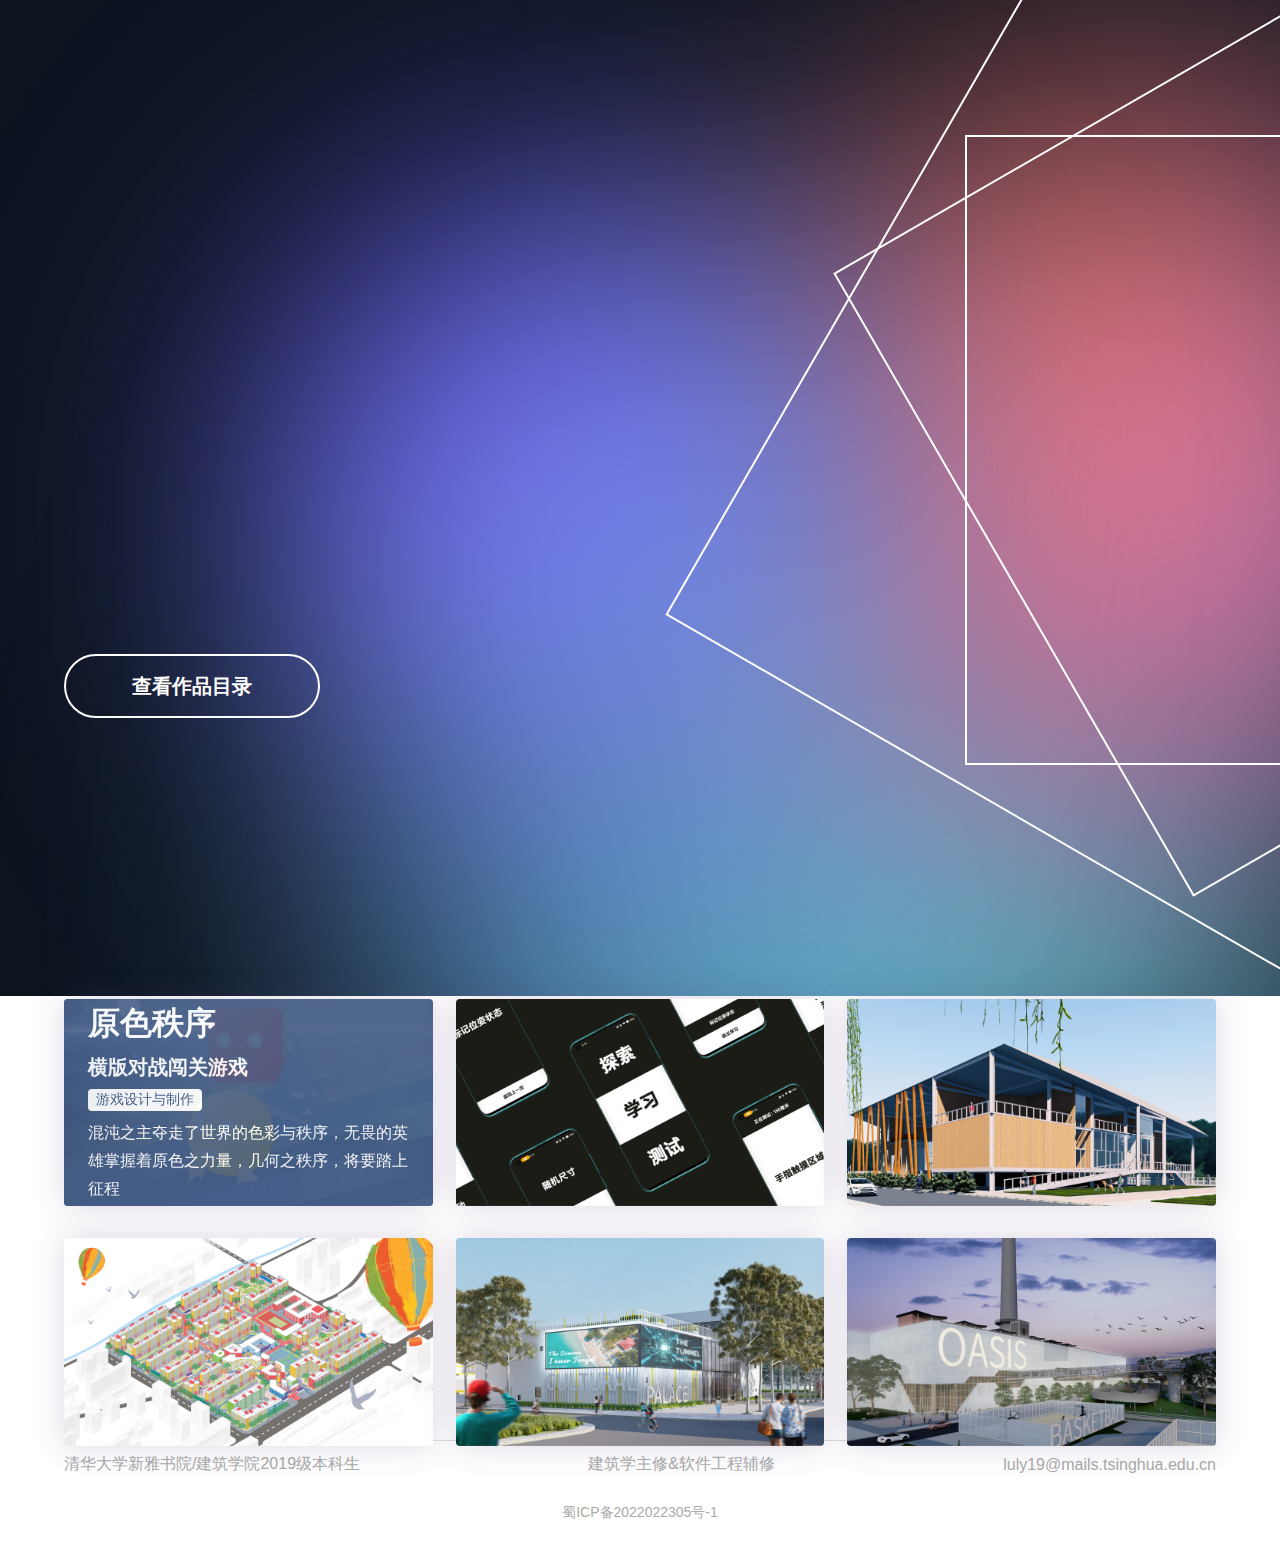
<file: index.html>
<!doctype html><html lang="en"><head><meta charset="utf-8"/><link rel="icon" href="./favicon.ico"/><meta name="viewport" content="width=device-width,initial-scale=1"/><meta name="theme-color" content="#000000"/><meta name="description" content="Web site created using create-react-app"/><link rel="manifest" href="./manifest.json"/><title>鲁良佑个人作品集</title><script defer="defer" src="./static/js/main.d71c3d22.js"></script><link href="./static/css/main.2df3d0a2.css" rel="stylesheet"></head><body><noscript>You need to enable JavaScript to run this app.</noscript><div id="root"></div></body></html>
</file>
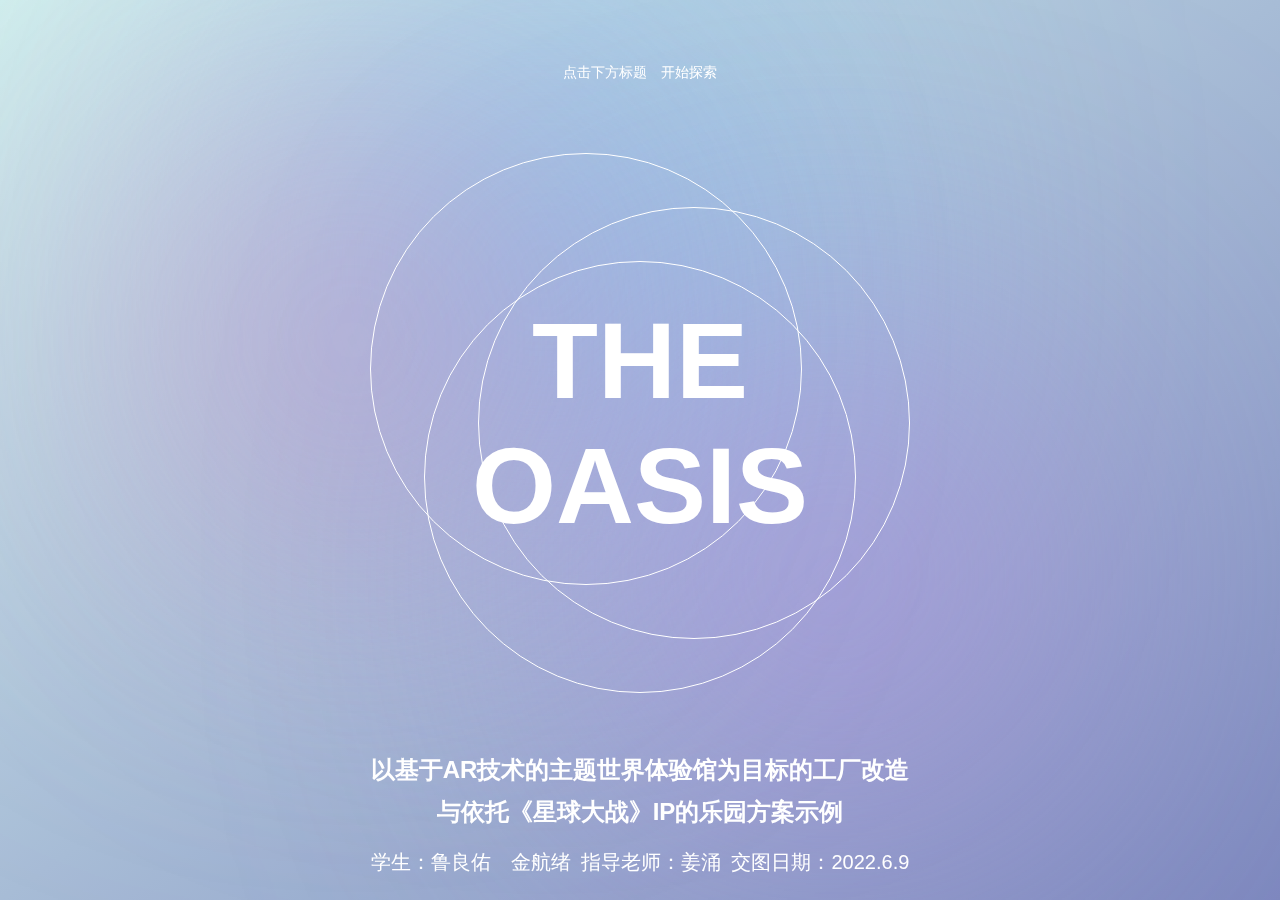
<file: ar-park/index.html>
<!doctype html><html lang="en"><head><meta charset="utf-8"/><link rel="icon" href="./favicon.ico"/><meta name="viewport" content="width=device-width,initial-scale=1"/><meta name="theme-color" content="#000000"/><meta name="description" content="Web site created using create-react-app"/><link rel="apple-touch-icon" href="./logo192.png"/><link rel="manifest" href="./manifest.json"/><title>工厂改造-AR主题世界体验馆</title><script defer="defer" src="./static/js/main.b4083c64.js"></script><link href="./static/css/main.b7e78153.css" rel="stylesheet"></head><body><noscript>You need to enable JavaScript to run this app.</noscript><div id="root"></div></body></html>
</file>
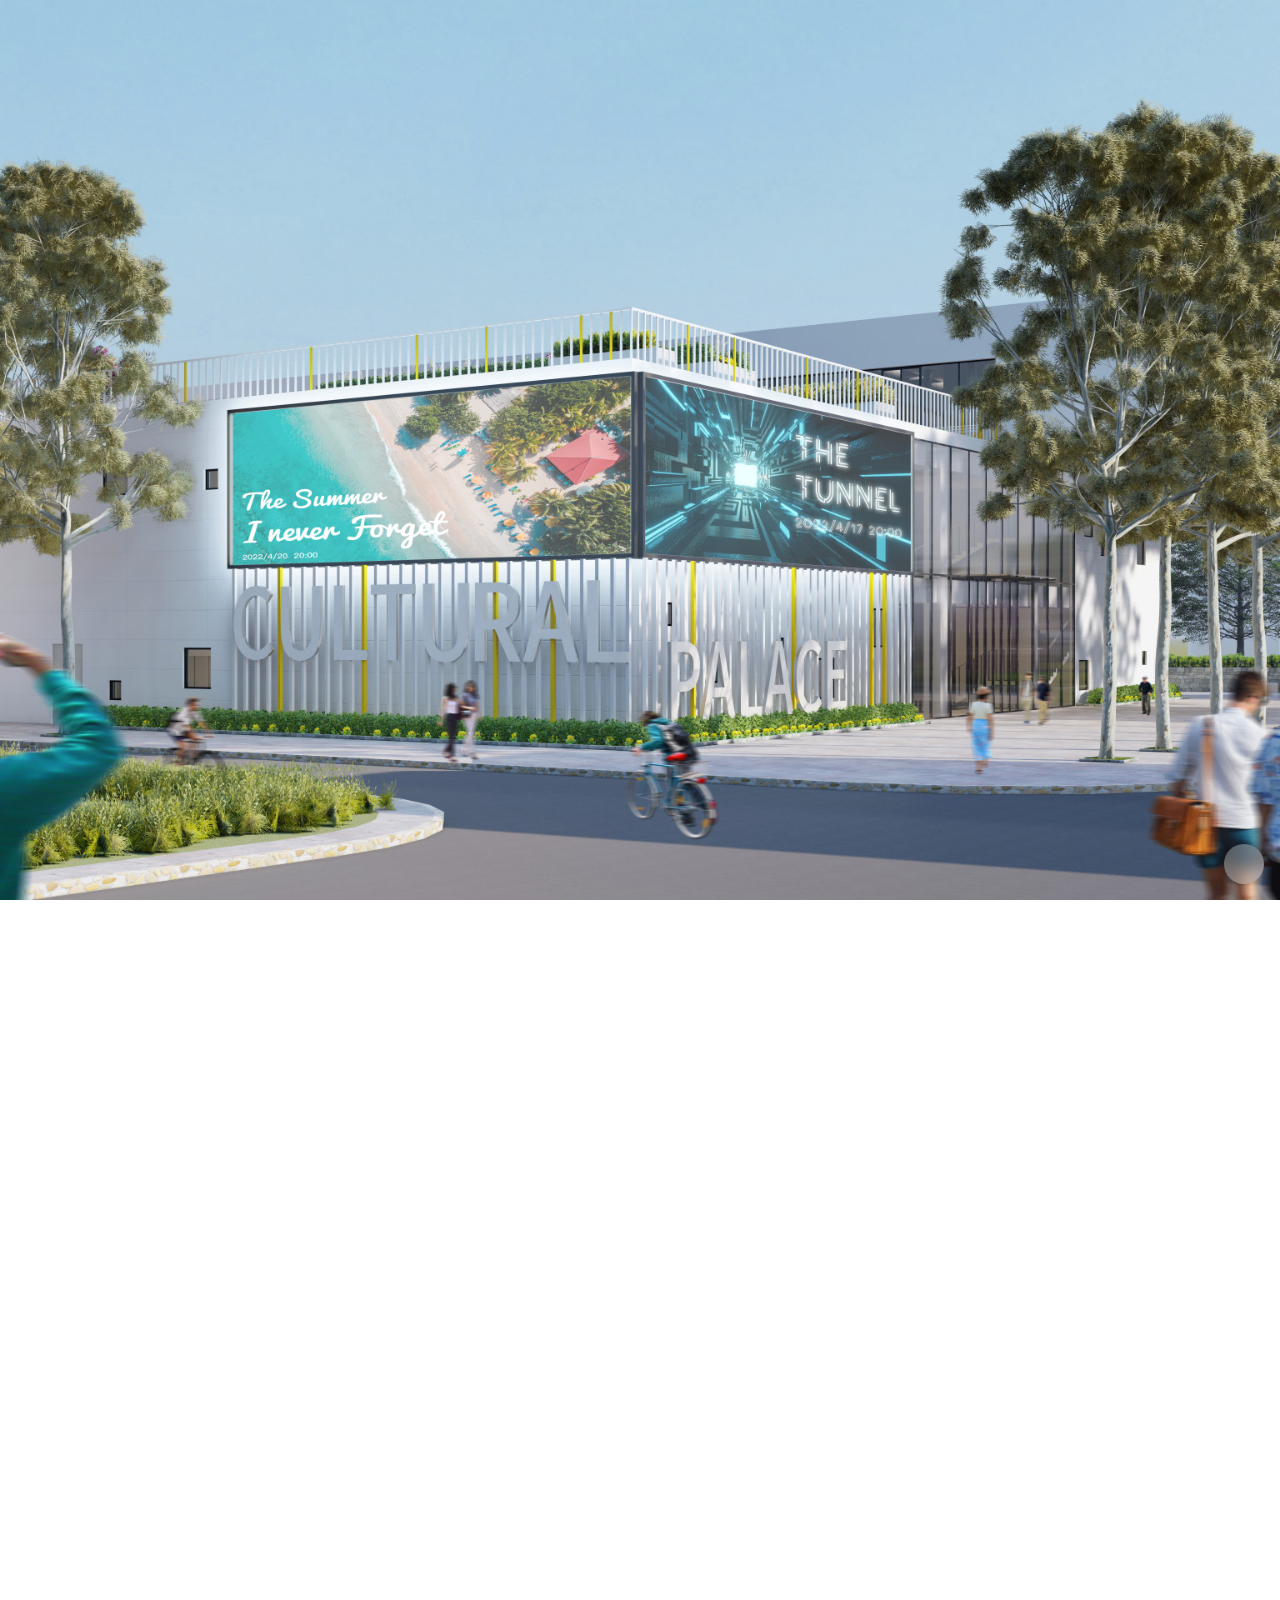
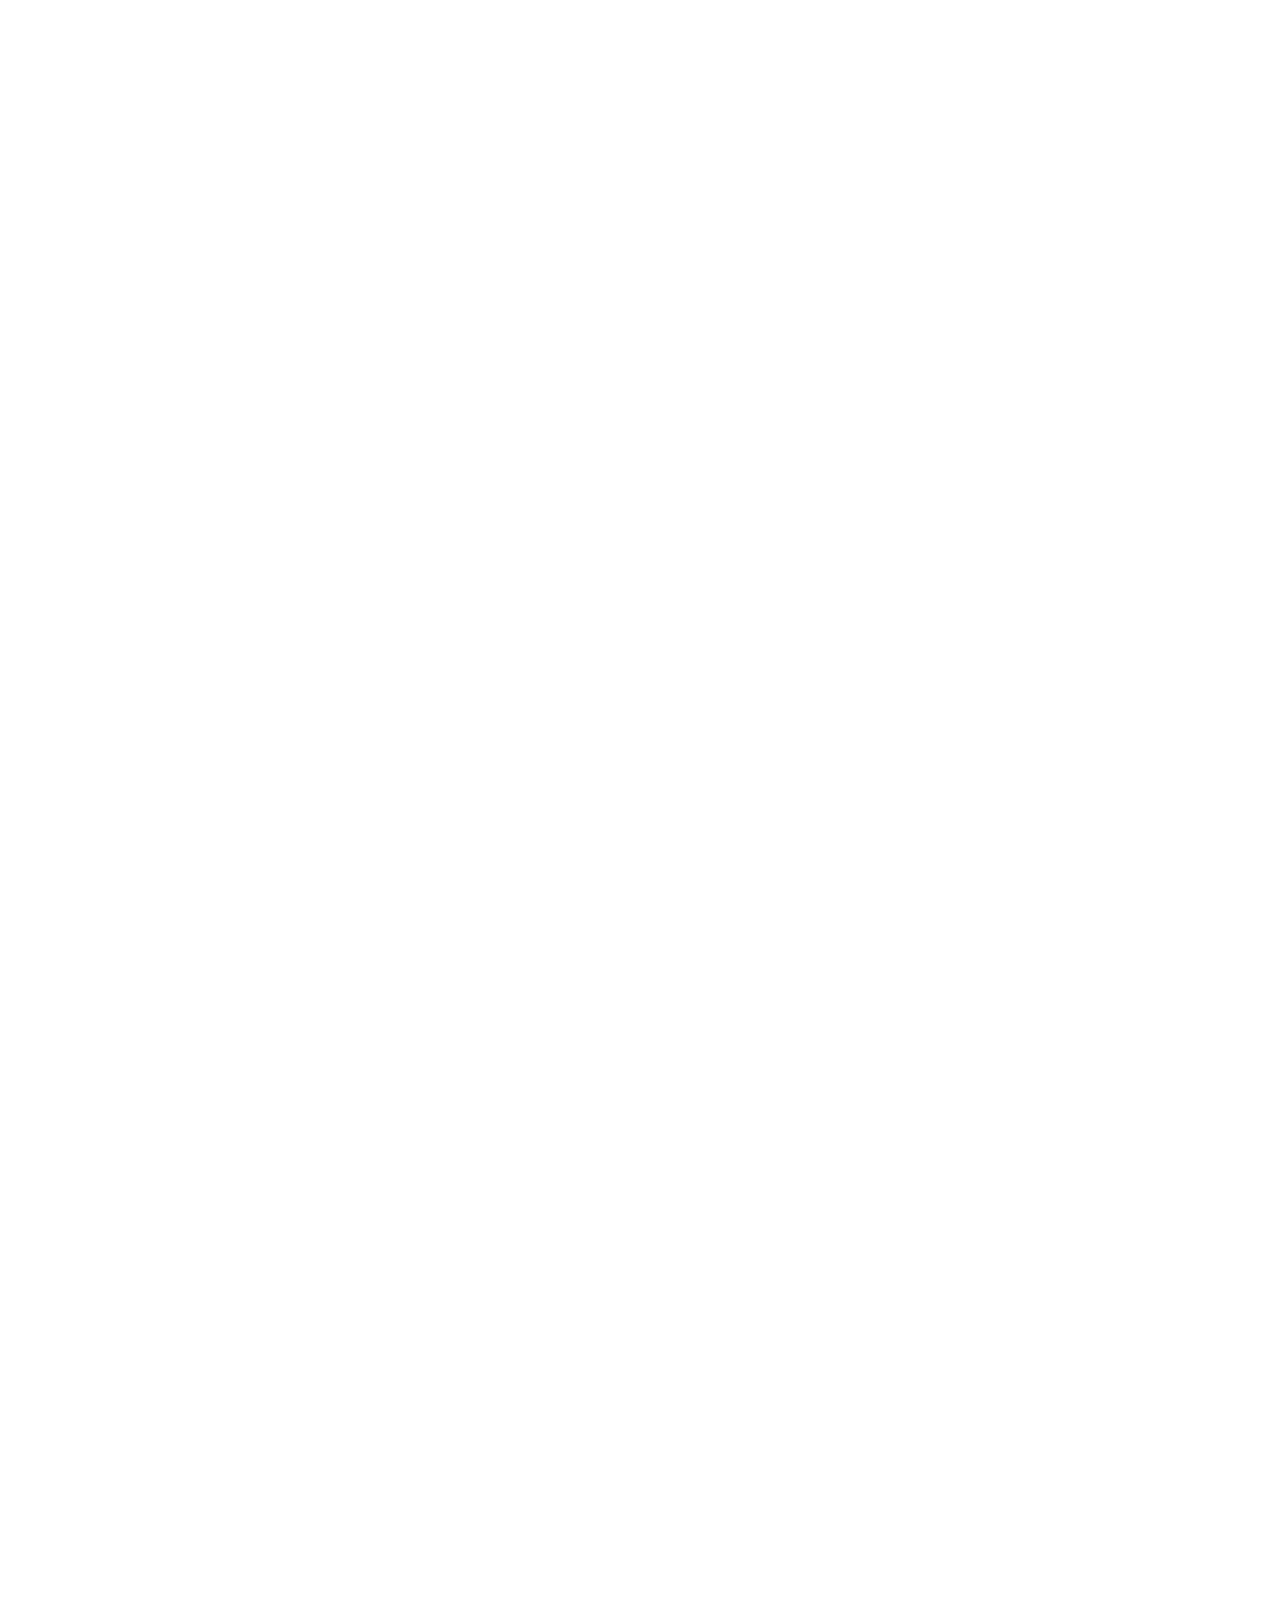
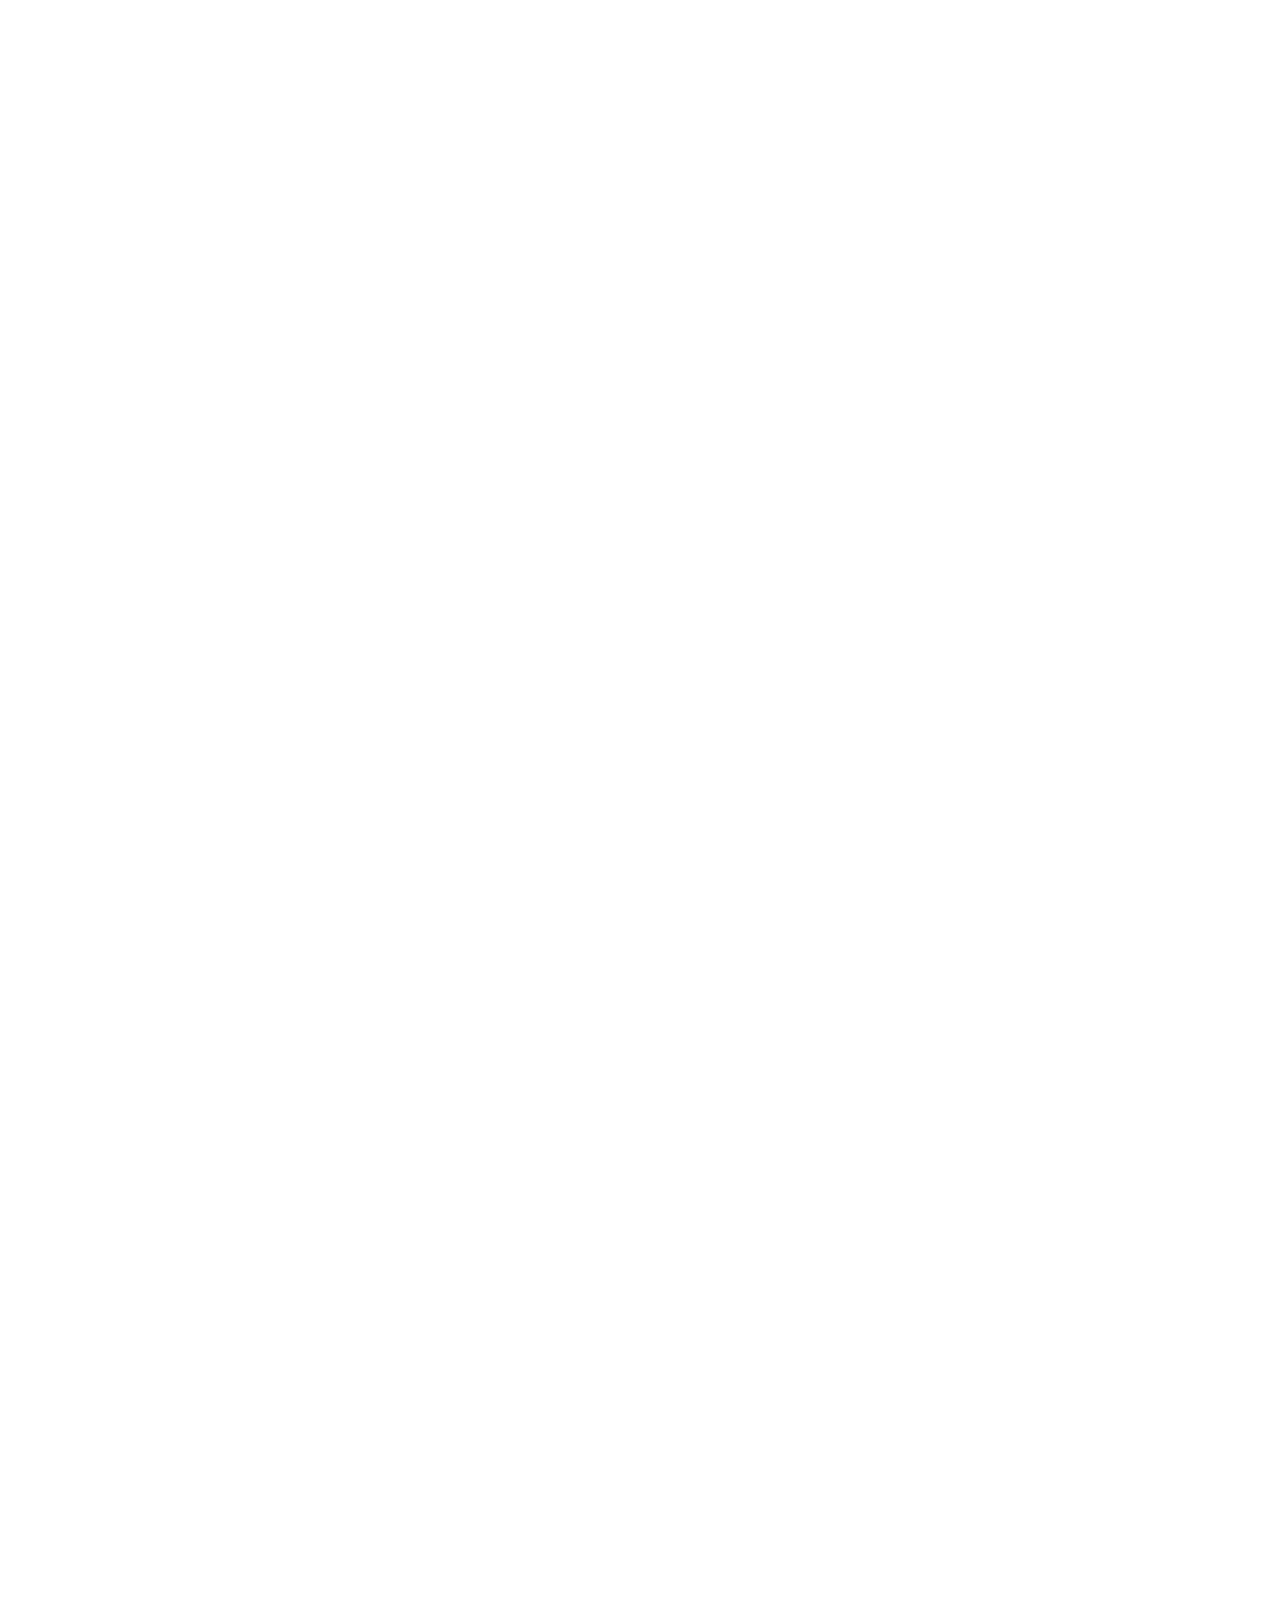
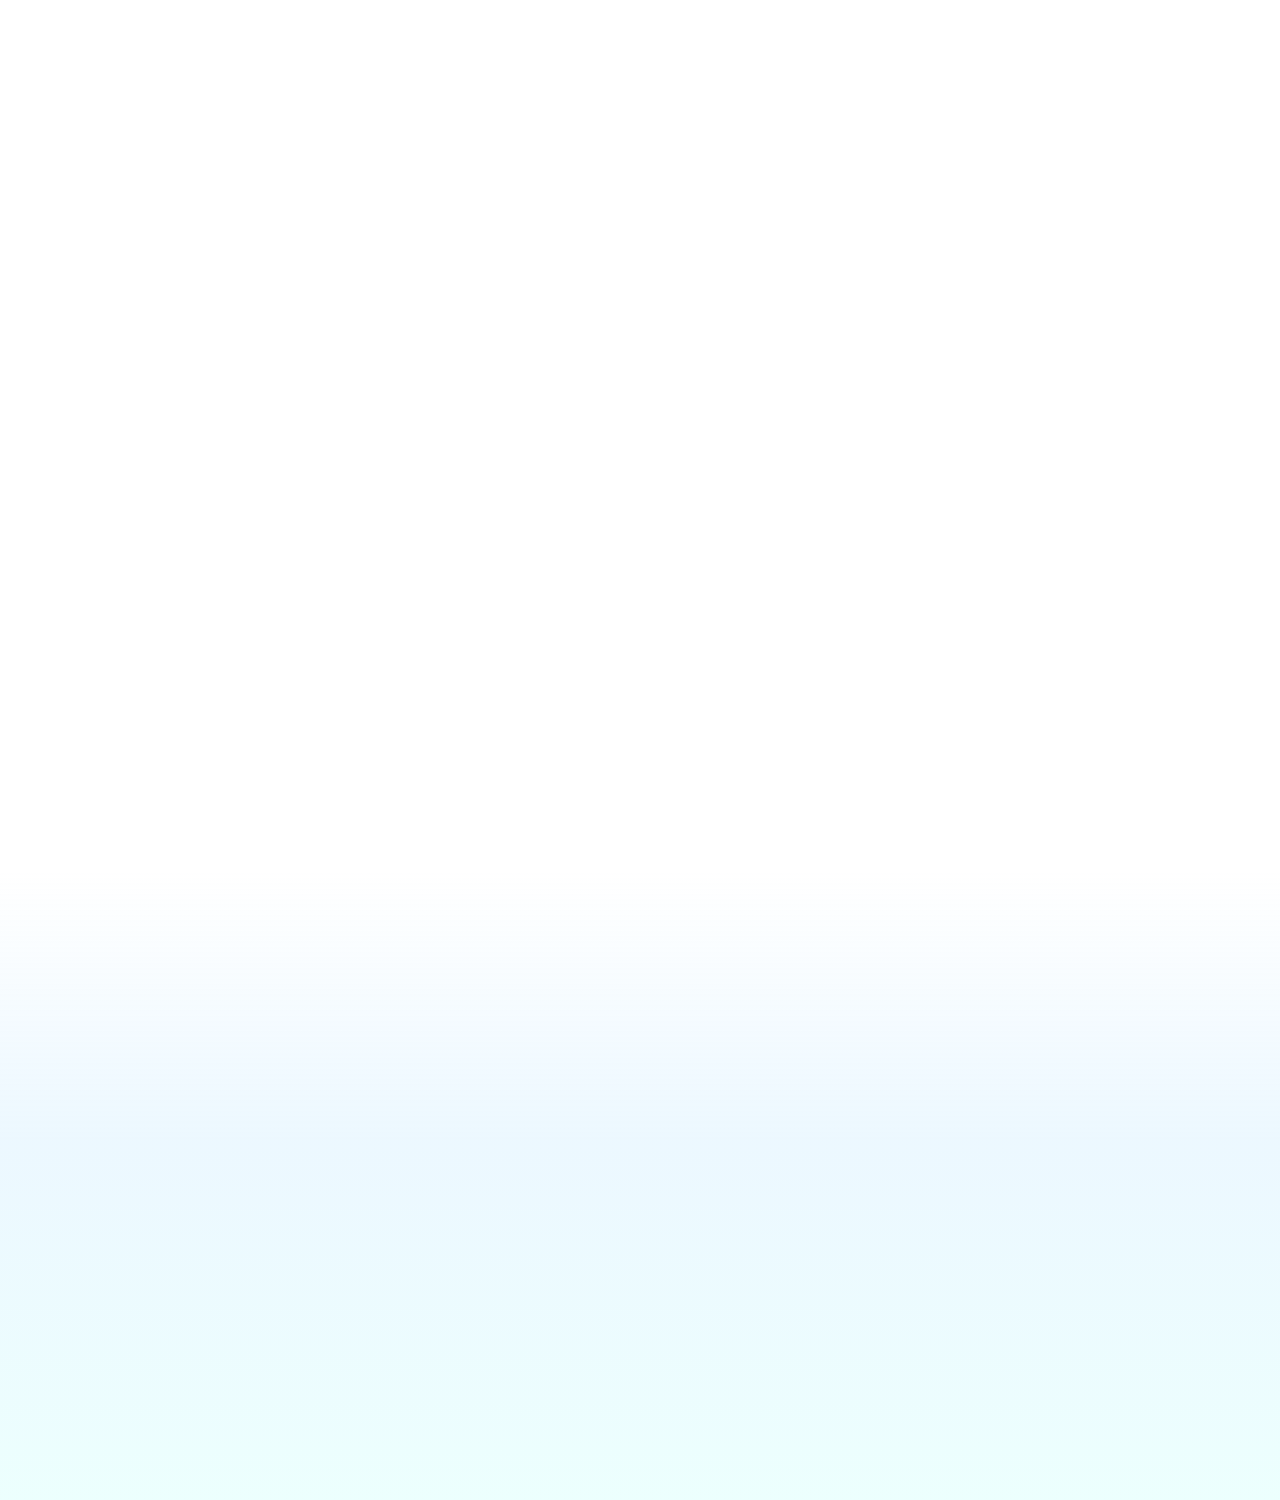
<file: cultural-palace/index.html>
<!DOCTYPE html><html lang=""><head><meta charset="utf-8"><meta http-equiv="X-UA-Compatible" content="IE=edge"><meta name="viewport" content="width=device-width,initial-scale=1,viewport-fit=cover"><link rel="icon" href="favicon.ico"><link rel="stylesheet" href="https://cdn.staticfile.org/font-awesome/4.7.0/css/font-awesome.css"><title>铁科院文化宫设计</title><link href="assets/css/app.5907469f.css" rel="preload" as="style"><link href="assets/js/app.e7aad226.js" rel="preload" as="script"><link href="assets/js/chunk-vendors.9f443e99.js" rel="preload" as="script"><link href="assets/css/app.5907469f.css" rel="stylesheet"></head><body><noscript><strong>We're sorry but portfolio doesn't work properly without JavaScript enabled. Please enable it to continue.</strong></noscript><div id="app"></div><script src="assets/js/chunk-vendors.9f443e99.js"></script><script src="assets/js/app.e7aad226.js"></script></body></html>
</file>
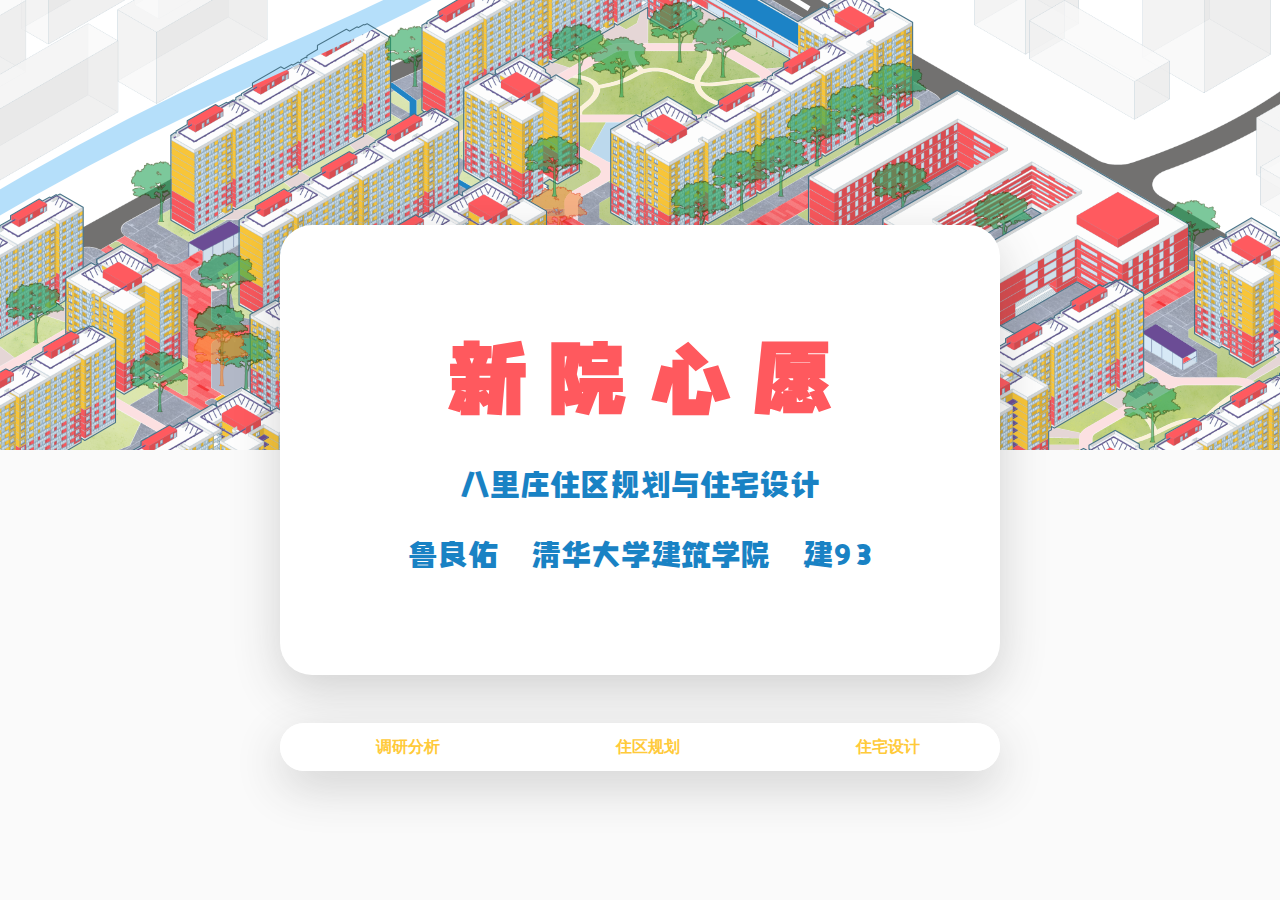
<file: neighbourhood/index.html>
<!DOCTYPE html><html lang=""><head><meta charset="utf-8"><meta http-equiv="X-UA-Compatible" content="IE=edge"><meta name="viewport" content="width=device-width,initial-scale=1,viewport-fit=cover"><link rel="icon" href="favicon.ico"><link rel="stylesheet" href="https://cdn.staticfile.org/font-awesome/4.7.0/css/font-awesome.css"><title>八里庄住区规划与住宅设计</title><link href="assets/css/app.ec307ba1.css" rel="preload" as="style"><link href="assets/js/app.95cc368c.js" rel="preload" as="script"><link href="assets/js/chunk-vendors.f8c1cdc8.js" rel="preload" as="script"><link href="assets/css/app.ec307ba1.css" rel="stylesheet"></head><body><noscript><strong>We're sorry but portfolio doesn't work properly without JavaScript enabled. Please enable it to continue.</strong></noscript><div id="app"></div><script src="assets/js/chunk-vendors.f8c1cdc8.js"></script><script src="assets/js/app.95cc368c.js"></script></body></html>
</file>
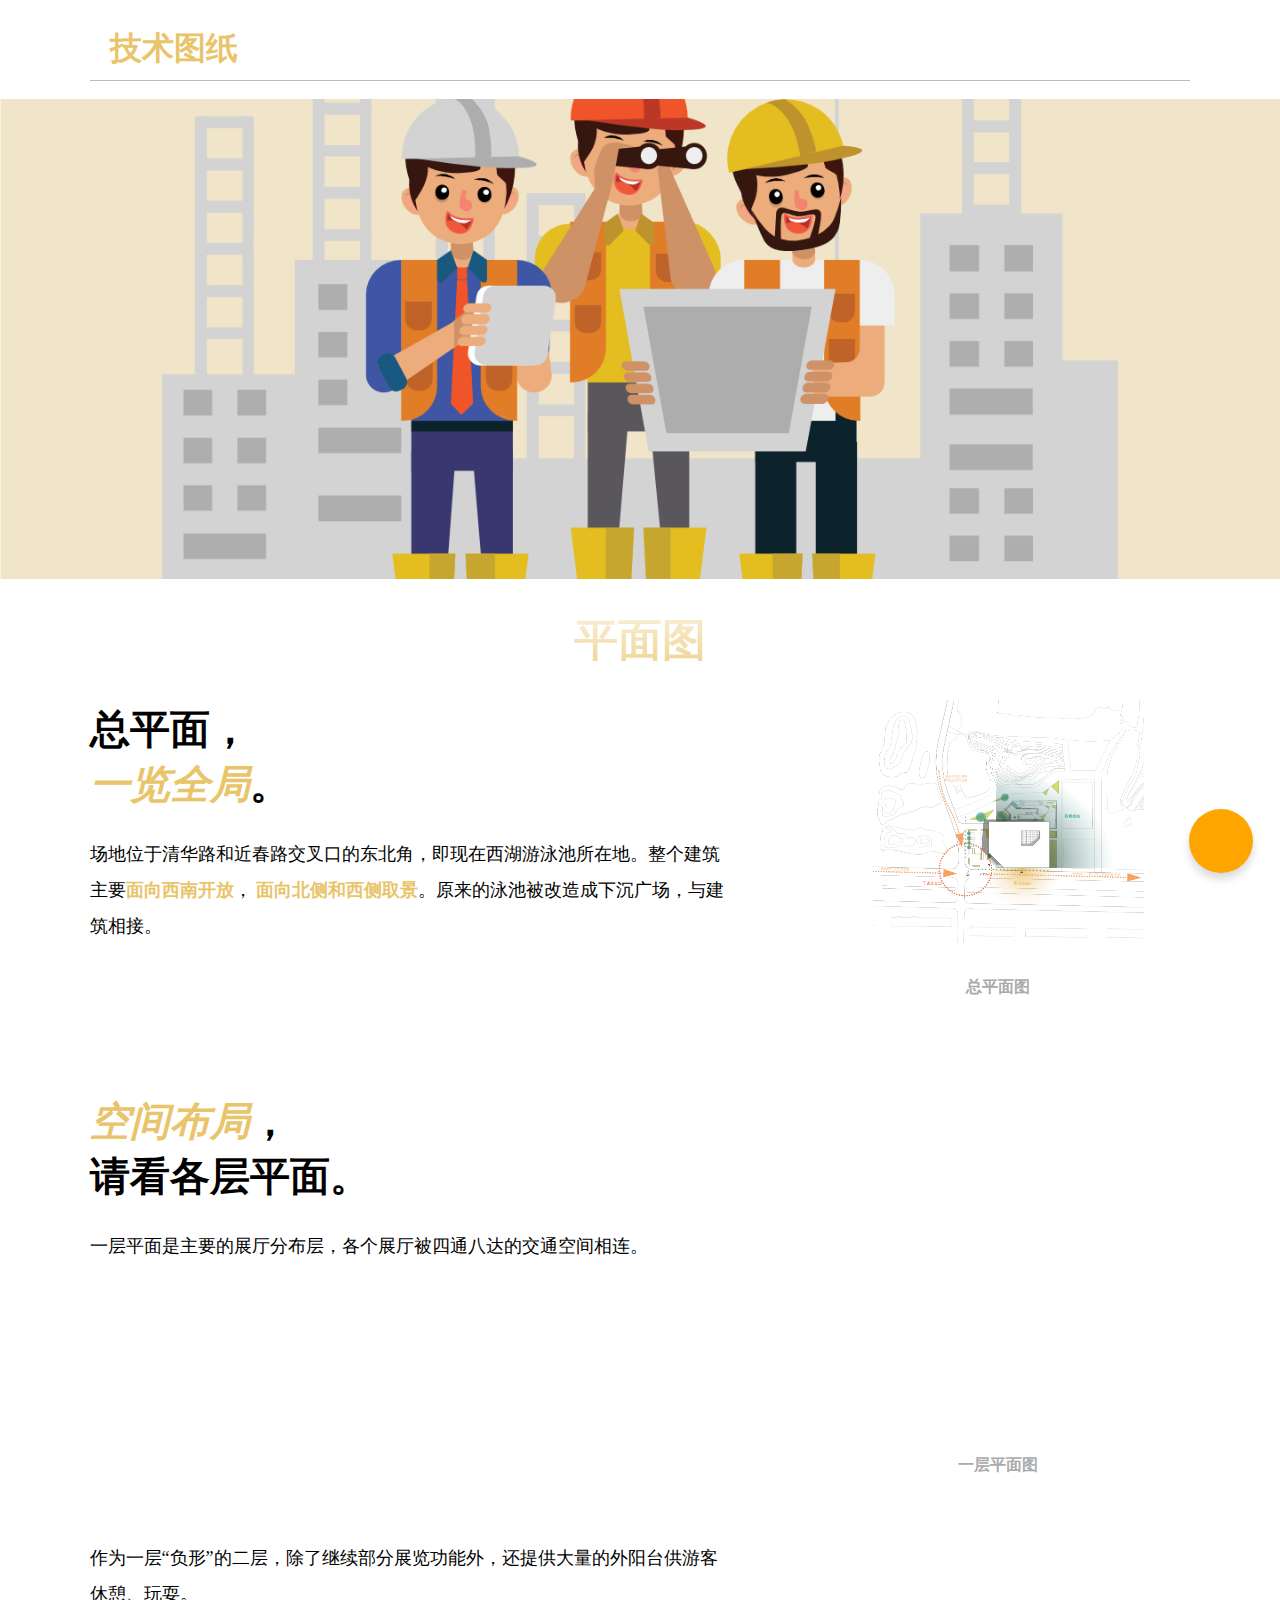
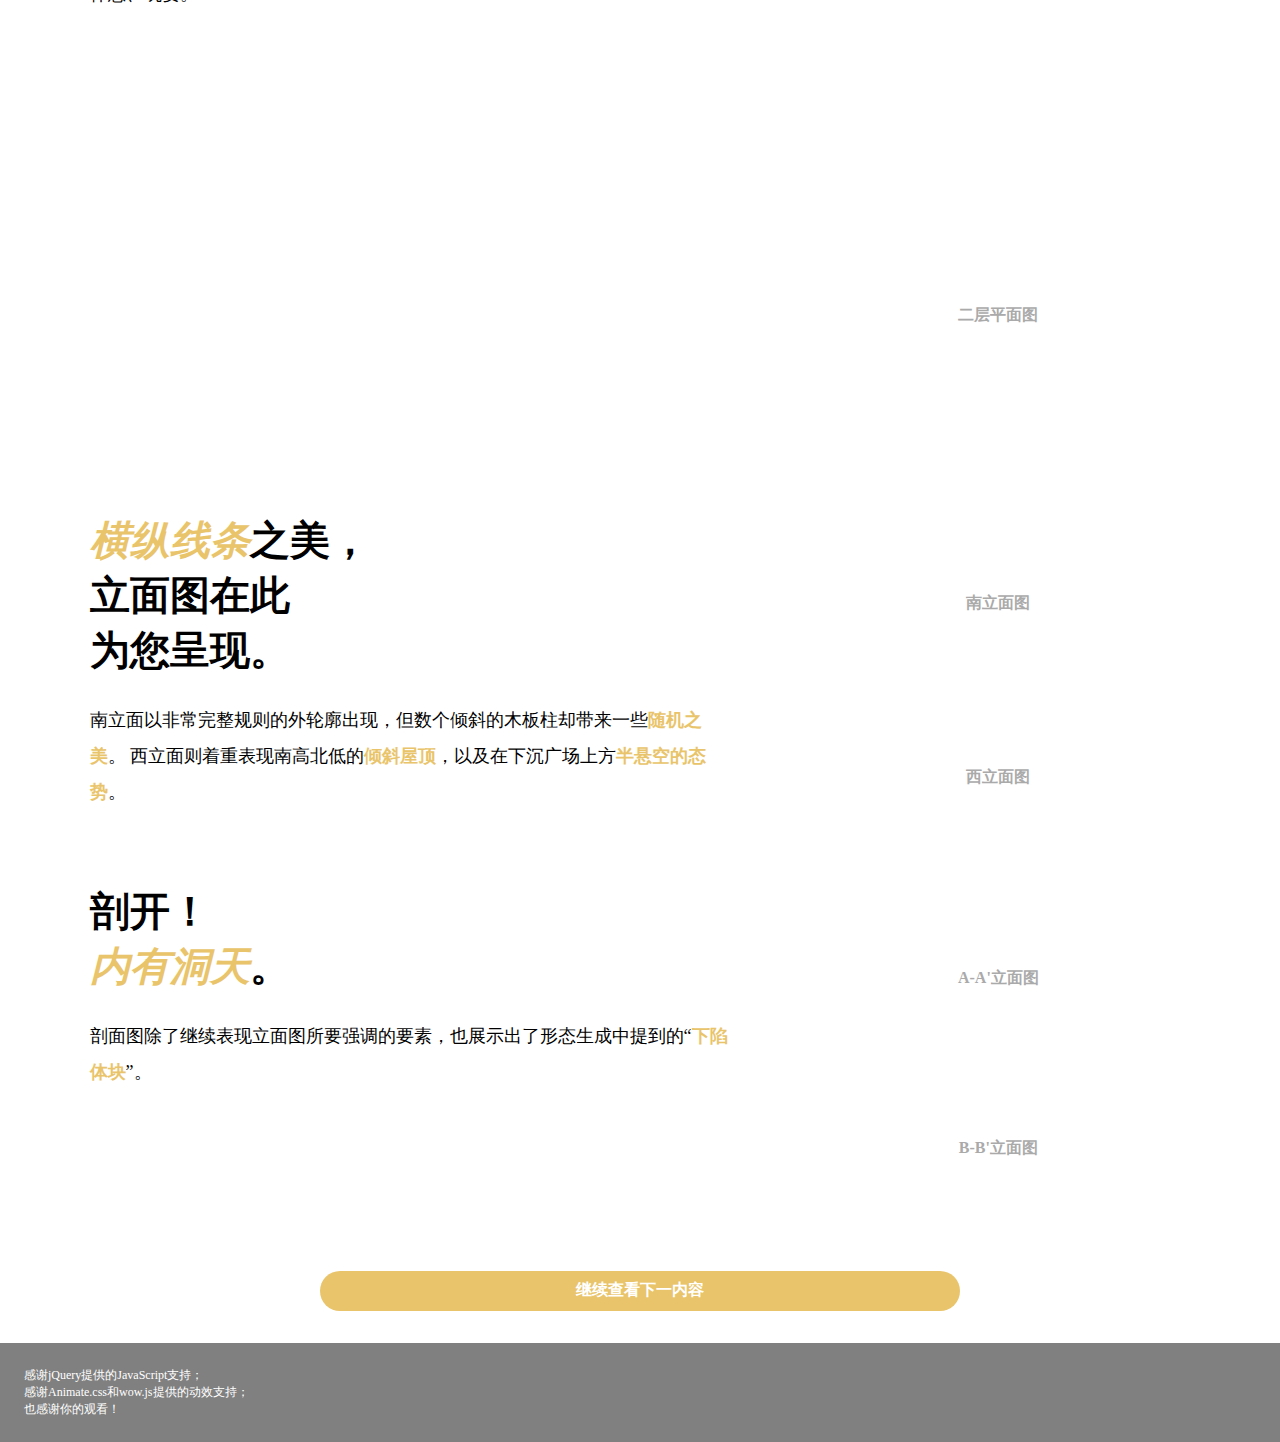
<file: museum/drawings.html>
<!DOCTYPE html>
<html lang="en">
    <head>
        <meta charset="UTF-8">
        <meta name="viewport" content="width=device-width, initial-scale=1, viewport-fit=cover" />
        <title>作业博物馆</title>
        <link rel="shortcut icon" href="img/logo.ico">
        <link href="https://cdn.bootcdn.net/ajax/libs/animate.css/4.1.1/animate.min.css" rel="stylesheet">
        <!--下面版本的animate仅限配合wow使用-->
        <link href="https://cdn.bootcdn.net/ajax/libs/animate.css/3.7.2/animate.min.css" rel="stylesheet"> 
        <link rel="stylesheet" href="https://cdn.staticfile.org/font-awesome/4.7.0/css/font-awesome.css">
        <link href="css/basic.css" rel="stylesheet">
        <link href="css/drawings style.css" rel="stylesheet">
        <link href="css/pad.css" media="screen and (min-width:768px)" rel="stylesheet">
        <link href="css/desktop.css" media="screen and (min-width:1080px)" rel="stylesheet">
        <link href="css/desktop.css" media="screen and (orientation:landscape)" rel="stylesheet">
        <script src="js/jquery-3.6.0.min.js"></script>
        <script src="js/reaction.js"></script>
        <script src="https://cdn.bootcdn.net/ajax/libs/wow/1.1.2/wow.min.js"></script>
        <script>
            new WOW().init();
        </script>
    </head>
    <body>
        <div id="Nav">
            <button id="NavBtn" class="animate__animated animate__bounceInUp" onclick="ShowNavMenu()">
                <i id="NavBtnIcon" class="fa fa-bars"></i>
                <i id="ShutNavIcon" class="fa fa-times"></i>
            </button>
            <ol id="NavMenu" class="animate__animated">
                <li>
                    <a href="index.html">
                        <p class="PageName">回到主页</p><div class="PageIcon"><i class="fa fa-home"></i></div>
                    </a>
                </li>
                <li>
                    <a href="idea.html">
                        <p class="PageName">设计生成</p><div class="PageIcon"><i class="fa fa-lightbulb-o"></i></div>
                    </a>
                </li>
                <li>
                    <a href="rendering.html">
                        <p class="PageName">效果展示</p><div class="PageIcon"><i class="fa fa-picture-o"></i></div>
                    </a>
                </li>
                <li>
                    <a href="more.html">
                        <p class="PageName">更多内容</p><div class="PageIcon"><i class="fa fa-info"></i></div>
                    </a>
                </li>
            </ol>
        </div>

        <div class="Title">
            <i class="fa fa-pencil animate__animated animate__fadeInDown"></i>
            <h1 class="animate__animated animate__fadeInDown">技术图纸</h1>
        </div>

        <div class="Banner animate__animated animate__slideInDown"></div>

        <div id="MainContent">
            <div id="Plan">
                <h2  class="wow pulse">平面图</h2>
                <div class="TextContent">
                    <h3 class="Slogan">总平面，<br><span class="Italic ThemeColor">一览全局</span>。</h3>
                    <p>场地位于清华路和近春路交叉口的东北角，即现在西湖游泳池所在地。整个建筑主要<span class="Important ThemeColor">面向西南开放</span>，
                    <span class="Important ThemeColor">面向北侧和西侧取景</span>。原来的泳池被改造成下沉广场，与建筑相接。</p>
                </div>
                <div class="ImgContent">
                    <img id="GeneralPlan" src="img/General.png" class="wow slideInUp">
                    <h4 class="ImgName">总平面图</h4>
                </div>
                <div class="TextContent">
                    <h3 class="Slogan"><span class="Italic ThemeColor">空间布局</span>，<br>请看各层平面。</h3>
                    <p>一层平面是主要的展厅分布层，各个展厅被四通八达的交通空间相连。</p>
                </div>
                <div class="ImgContent">
                    <img id="Plan1" src="img/Plan1.png" class="Tabs wow slideInUp">
                    <h4 class="ImgName">一层平面图</h4>
                </div>
                <div class="TextContent">
                    <p>作为一层“负形”的二层，除了继续部分展览功能外，还提供大量的外阳台供游客休憩、玩耍。</p>
                </div>
                <div class="ImgContent">
                    <img id="Plan2" src="img/Plan2.png" class="Tabs wow slideInUp">
                    <h4 class="ImgName">二层平面图</h4>
                </div>
            </div>
            <div id="EleAndSection">
                <h2 class="wow pulse">立剖面图</h2>
                <div class="TextContent">
                    <h3 class="Slogan"><span class="Italic ThemeColor">横纵线条</span>之美，<br>立面图在此<br>为您呈现。</h3>
                    <p>南立面以非常完整规则的外轮廓出现，但数个倾斜的木板柱却带来一些<span class="ThemeColor Important">随机之美</span>。
                    西立面则着重表现南高北低的<span class="ThemeColor Important">倾斜屋顶</span>，以及在下沉广场上方<span class="ThemeColor Important">半悬空的态势</span>。</p>
                </div>
                <div class="ImgContent">
                    <img id="Elevation1" src="img/Elevation1.png" class="Tabs wow slideInUp">
                    <h4 class="ImgName">南立面图</h4>
                    <img id="Elevation2" src="img/Elevation2.png" class="Tabs wow slideInUp">
                    <h4 class="ImgName">西立面图</h4>
                </div>
                <div class="TextContent">
                    <h3 class="Slogan">剖开！<br><span class="Italic ThemeColor">内有洞天</span>。</h3>
                    <p>剖面图除了继续表现立面图所要强调的要素，也展示出了形态生成中提到的“<span class="ThemeColor Important">下陷体块</span>”。</p>
                </div>
                <div class="ImgContent">
                    <img id="Section1" src="img/Section1.png" class="Tabs wow slideInUp">
                    <h4 class="ImgName">A-A'立面图</h4>
                    <img id="Section2" src="img/Section2.png" class="Tabs wow slideInUp">
                    <h4 class="ImgName">B-B'立面图</h4>
                </div>
            </div>
        </div>

        <a href="rendering.html" id="GoToNext">继续查看下一内容</a>

        <div id="Footer">
            <p id="Acknowledgment">
                感谢jQuery提供的JavaScript支持；<br>
                感谢Animate.css和wow.js提供的动效支持；<br>
                也感谢你的观看！<br>
            </p>
        </div>
    </body>
</html>
</file>
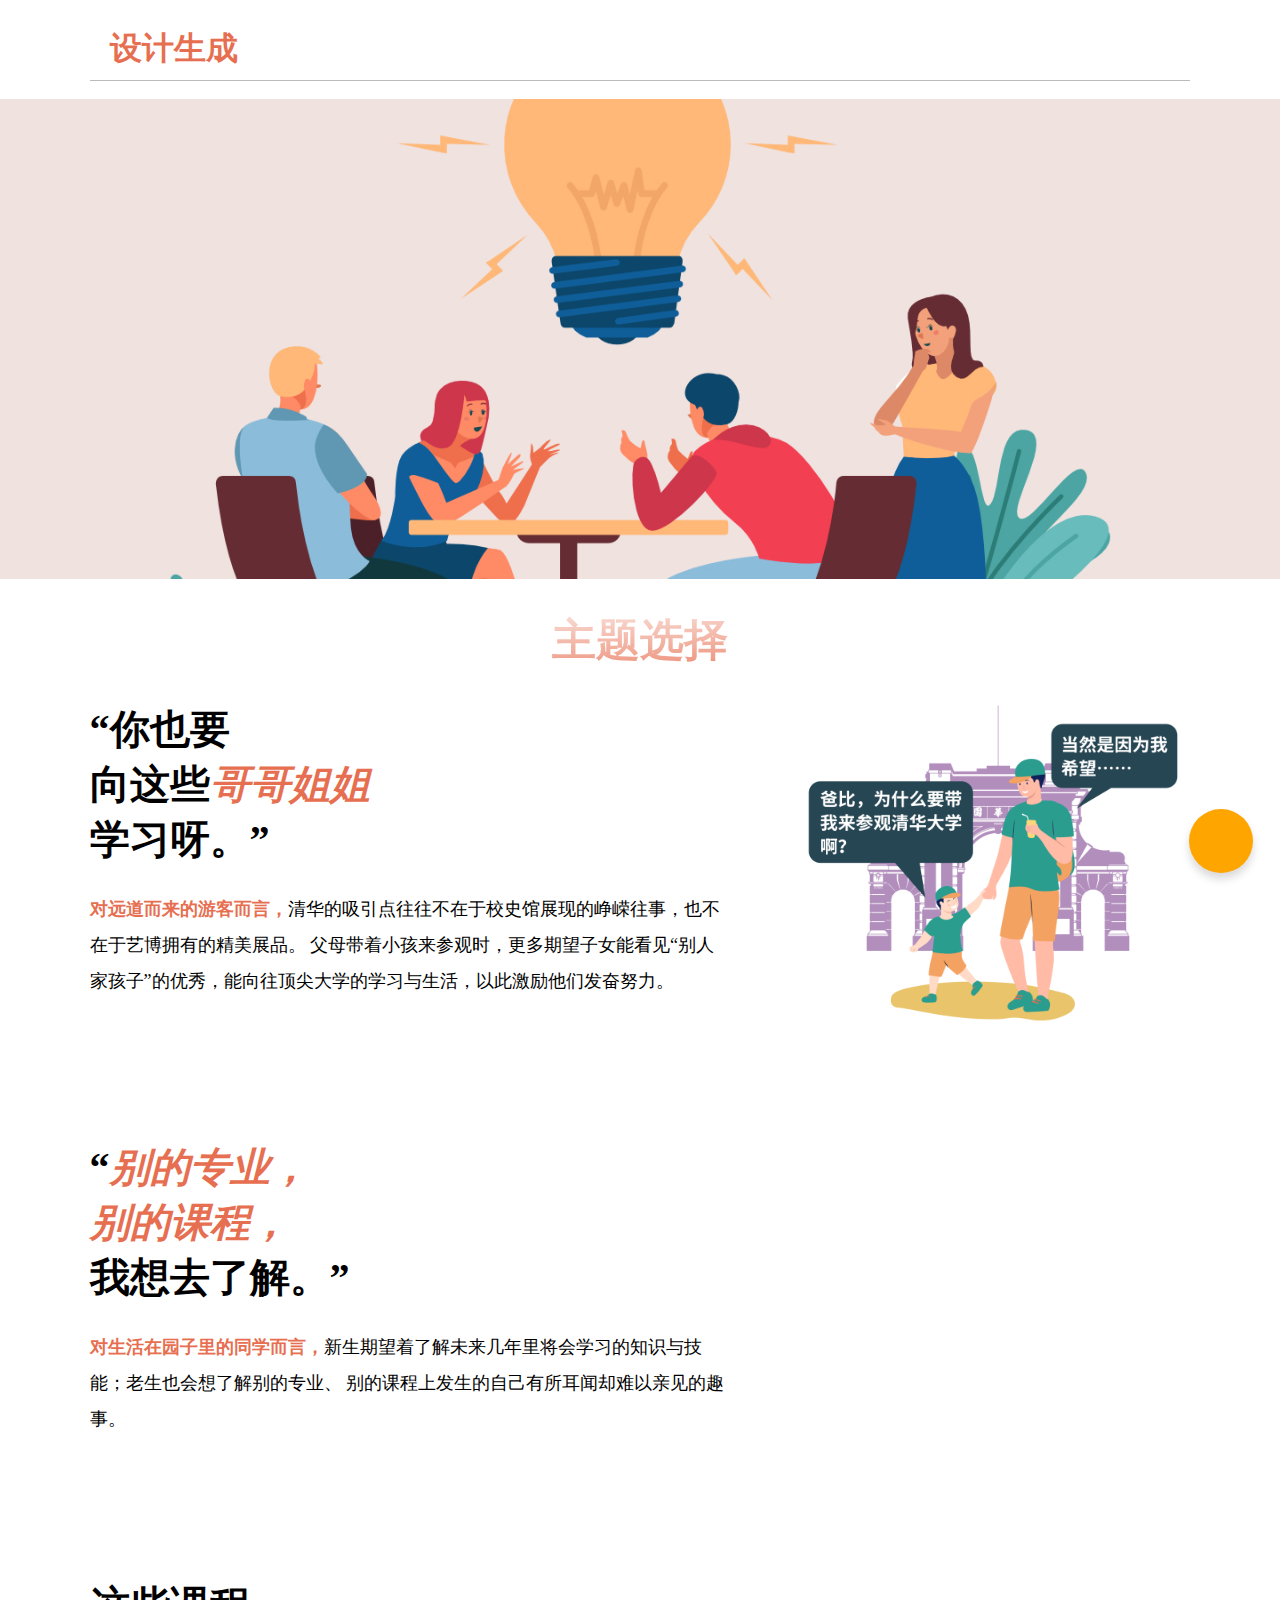
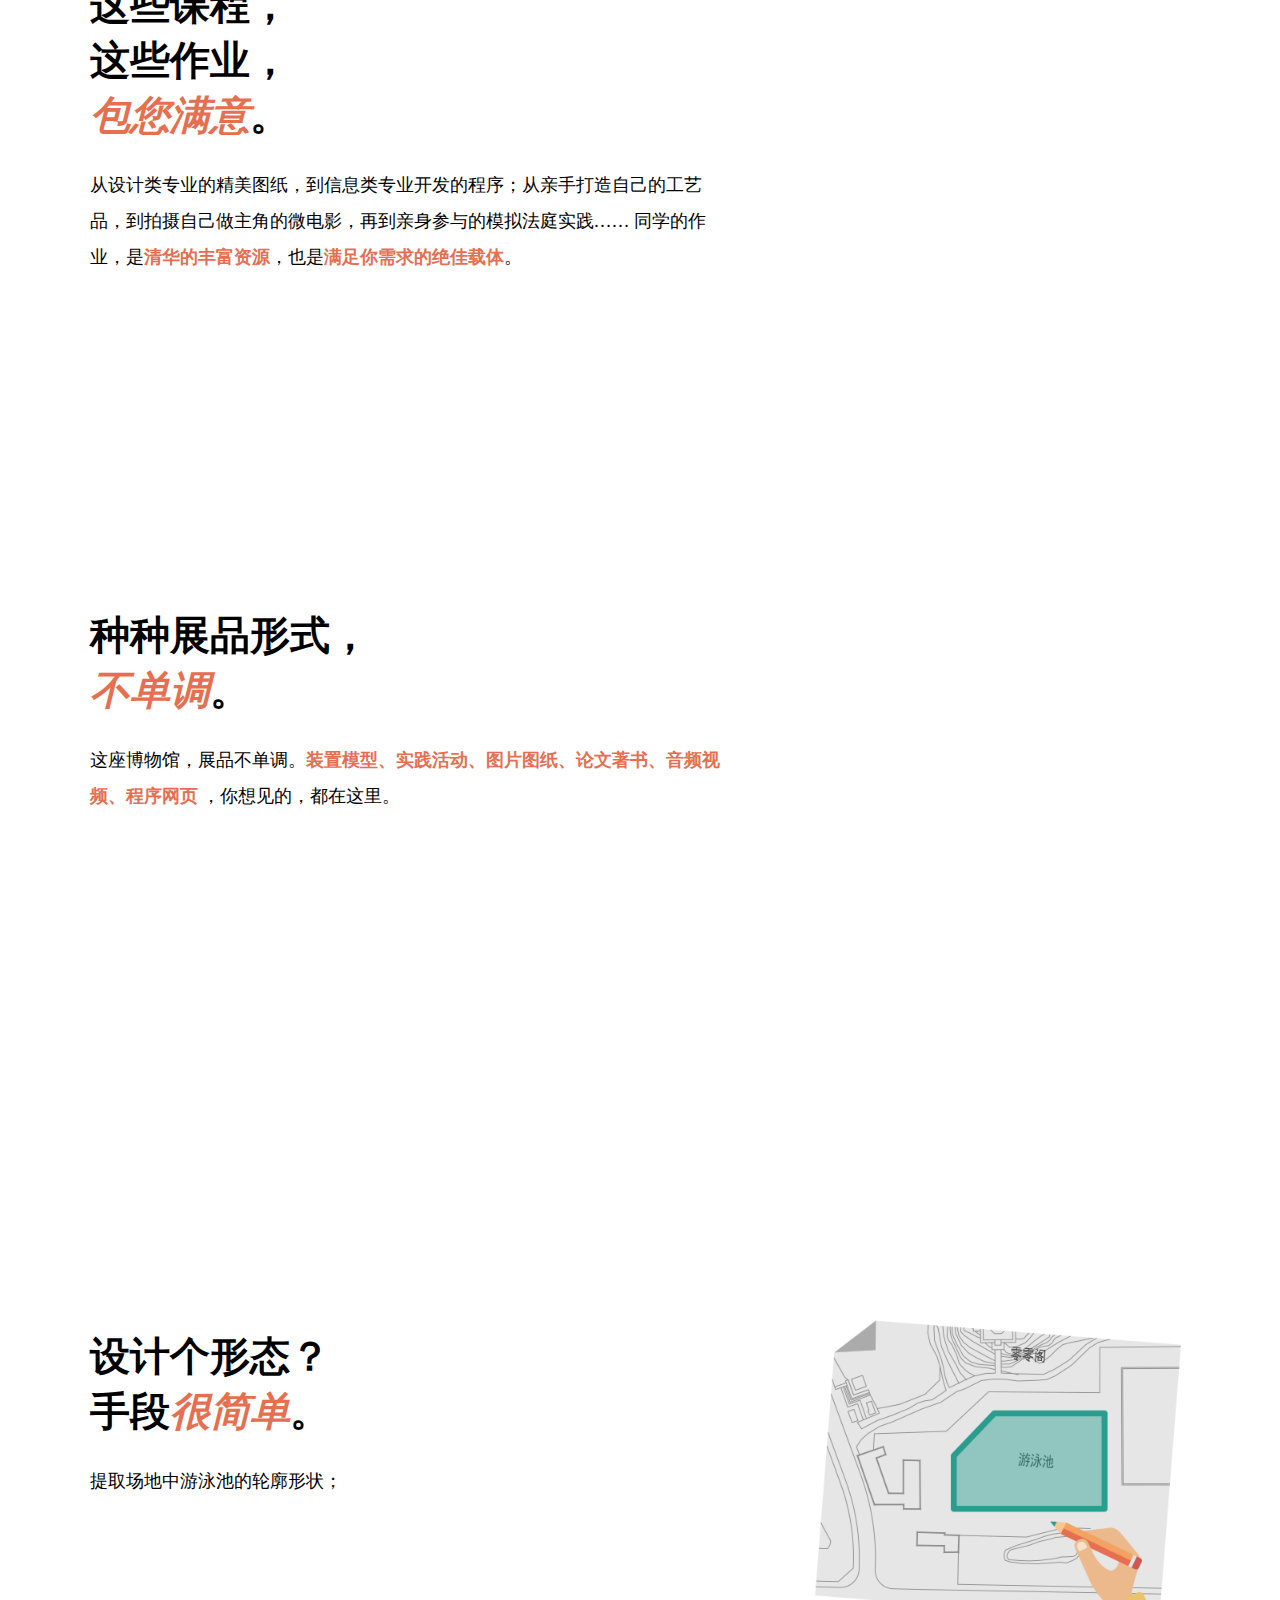
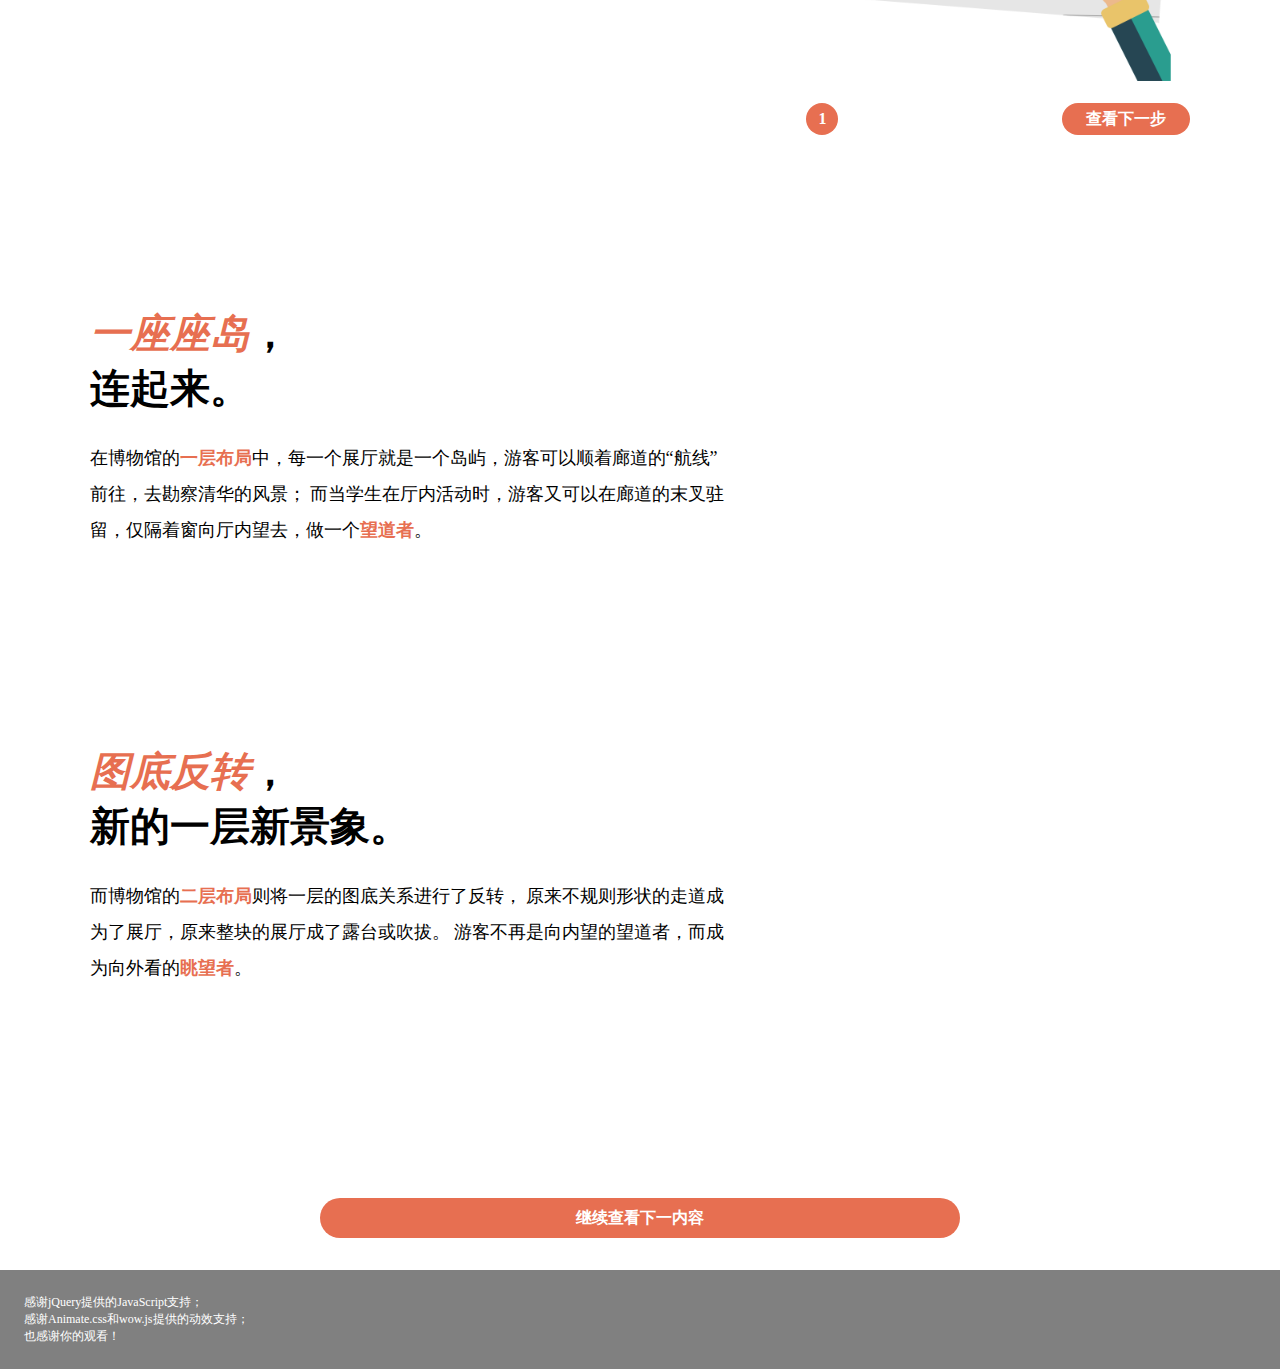
<file: museum/idea.html>
<!DOCTYPE html>
<html lang="en">
    <head>
        <meta charset="UTF-8">
        <meta name="viewport" content="width=device-width, initial-scale=1, viewport-fit=cover" />
        <title>作业博物馆</title>
        <link rel="shortcut icon" href="img/logo.ico">
        <link href="https://cdn.bootcdn.net/ajax/libs/animate.css/4.1.1/animate.min.css" rel="stylesheet">
        <!--下面版本的animate仅限配合wow使用-->
        <link href="https://cdn.bootcdn.net/ajax/libs/animate.css/3.7.2/animate.min.css" rel="stylesheet">
        <link rel="stylesheet" href="https://cdn.staticfile.org/font-awesome/4.7.0/css/font-awesome.css">
        <link href="css/basic.css" rel="stylesheet">
        <link href="css/idea style.css" rel="stylesheet">
        <link href="css/pad.css" media="screen and (min-width:768px)" rel="stylesheet">
        <link href="css/desktop.css" media="screen and (min-width:1080px)" rel="stylesheet">
        <link href="css/desktop.css" media="screen and (orientation:landscape)" rel="stylesheet">
        <script src="js/jquery-3.6.0.min.js"></script>
        <script src="js/reaction.js"></script>
        <script src="https://cdn.bootcdn.net/ajax/libs/wow/1.1.2/wow.min.js"></script>
        <script>
            new WOW().init();
        </script>
    </head>
    <body>
        <div id="Nav">
            <button id="NavBtn" class="animate__animated animate__bounceInUp" onclick="ShowNavMenu()">
                <i id="NavBtnIcon" class="fa fa-bars"></i>
                <i id="ShutNavIcon" class="fa fa-times"></i>
            </button>
            <ol id="NavMenu" class="animate__animated">
                <li>
                    <a href="index.html">
                        <p class="PageName">回到主页</p><div class="PageIcon"><i class="fa fa-home"></i></div>
                    </a>
                </li>
                <li>
                    <a href="drawings.html">
                        <p class="PageName">技术图纸</p><div class="PageIcon"><i class="fa fa-pencil"></i></div>
                    </a>
                </li>
                <li>
                    <a href="rendering.html">
                        <p class="PageName">效果展示</p><div class="PageIcon"><i class="fa fa-picture-o"></i></div>
                    </a>
                </li>
                <li>
                    <a href="more.html">
                        <p class="PageName">更多内容</p><div class="PageIcon"><i class="fa fa-info"></i></div>
                    </a>
                </li>
            </ol>
        </div>

        <div class="Title">
            <i class="fa fa-lightbulb-o animate__animated animate__fadeInDown"></i>
            <h1 class="animate__animated animate__fadeInDown">设计生成</h1>
        </div>

        <div class="Banner animate__animated animate__slideInDown"></div>

        <div id="MainContent">
            <div id="AboutTheme">
                <h2 class="wow pulse">主题选择</h2>
                <div class="TextContent">
                    <h3 class="Slogan">“你也要<br>向这些<span class="ThemeColor Italic">哥哥姐姐<br></span>学习呀。”</h3>
                    <p><span class="Important ThemeColor">对远道而来的游客而言，</span>清华的吸引点往往不在于校史馆展现的峥嵘往事，也不在于艺博拥有的精美展品。
                    父母带着小孩来参观时，更多期望子女能看见“别人家孩子”的优秀，能向往顶尖大学的学习与生活，以此激励他们发奋努力。</p>
                </div>
                <div class="ImgContent">
                    <img src="img/Theme1.png" class="wow slideInUp">
                </div>
                <div class="TextContent">
                    <h3 class="Slogan">“<span class="ThemeColor Italic">别的专业，<br>别的课程，<br></span>我想去了解。”</h3>
                    <p><span class="Important ThemeColor">对生活在园子里的同学而言，</span>新生期望着了解未来几年里将会学习的知识与技能；老生也会想了解别的专业、
                    别的课程上发生的自己有所耳闻却难以亲见的趣事。</p>
                </div>
                <div class="ImgContent">
                    <img src="img/Theme2.png" class="wow slideInUp">
                </div>
                <div class="TextContent">
                    <h3 class="Slogan">这些课程，<br>这些作业，<br><span class="ThemeColor Italic">包您满意</span>。</h3>
                    <p>从设计类专业的精美图纸，到信息类专业开发的程序；从亲手打造自己的工艺品，到拍摄自己做主角的微电影，再到亲身参与的模拟法庭实践……
                        同学的作业，是<span class="Important ThemeColor">清华的丰富资源</span>，也是<span class="Important ThemeColor">满足你需求的绝佳载体</span>。</p>
                </div>
                <div class="ImgContent">
                    <img src="img/Theme3.png" class="wow slideInUp">
                </div>
                <div class="TextContent">
                    <h3 class="Slogan">种种展品形式，<br><span class="ThemeColor Italic">不单调</span>。</h3>
                    <p>这座博物馆，展品不单调。<span class="Important ThemeColor">装置模型、实践活动、图片图纸、论文著书、音频视频、程序网页</span>
                        ，你想见的，都在这里。</p>
                </div>
                <div class="ImgContent">
                    <img src="img/Theme4.png" class="wow slideInUp">
                </div>
            </div>

            <div id="AboutForm">
                <h2 class="wow pulse">形态生成</h2>
                <div class="TextContent">
                    <h3 class="Slogan">设计个形态？<br>手段<span class="Italic ThemeColor">很简单</span>。</h3>
                    <p class="StageDescription">提取场地中游泳池的轮廓形状；</p>
                </div>
                <div class="ImgContent">
                <img id="FormStage" src="img/Form1.png" class="animate__animated">
                    <div id="StageIndicator">
                        <div id="StageIndex" class="Important ThemeColor">1</div>
                        <button id="FormStageBtn" onclick="NextFormStage(this)">查看下一步</button>
                    </div>
                    <p class="StageDescription">提取场地中游泳池的轮廓形状；</p>
                </div>
            </div>
            
            <div id="AboutLayOut">
                <h2 class="wow pulse">布局构思</h2>
                <div class="TextContent">
                    <h3 class="Slogan"><span class="Italic ThemeColor">一座座岛</span>，<br>连起来。</h3>
                    <p>在博物馆的<span class="Important ThemeColor">一层布局</span>中，每一个展厅就是一个岛屿，游客可以顺着廊道的“航线”前往，去勘察清华的风景；
                        而当学生在厅内活动时，游客又可以在廊道的末叉驻留，仅隔着窗向厅内望去，做一个<span class="Important ThemeColor">望道者</span>。</p>
                </div>
                <div class="ImgContent">
                    <img src="img/LayOut1.png" class="wow slideInUp">
                </div>
                <div class="TextContent">
                <h3 class="Slogan"><span class="Italic ThemeColor">图底反转</span>，<br>新的一层新景象。</h3>
                    <p>而博物馆的<span class="Important ThemeColor">二层布局</span>则将一层的图底关系进行了反转，
                        原来不规则形状的走道成为了展厅，原来整块的展厅成了露台或吹拔。
                        游客不再是向内望的望道者，而成为向外看的<span class="Important ThemeColor">眺望者</span>。</p>
                </div>
                <div class="ImgContent">
                    <img src="img/LayOut2.png" class="wow slideInUp">
                </div>
            </div>
        </div>

        <a href="drawings.html" id="GoToNext">继续查看下一内容</a>

        <div id="Footer">
            <p id="Acknowledgment">
                感谢jQuery提供的JavaScript支持；<br>
                感谢Animate.css和wow.js提供的动效支持；<br>
                也感谢你的观看！<br>
            </p>
        </div>
    </body>
</html>
</file>
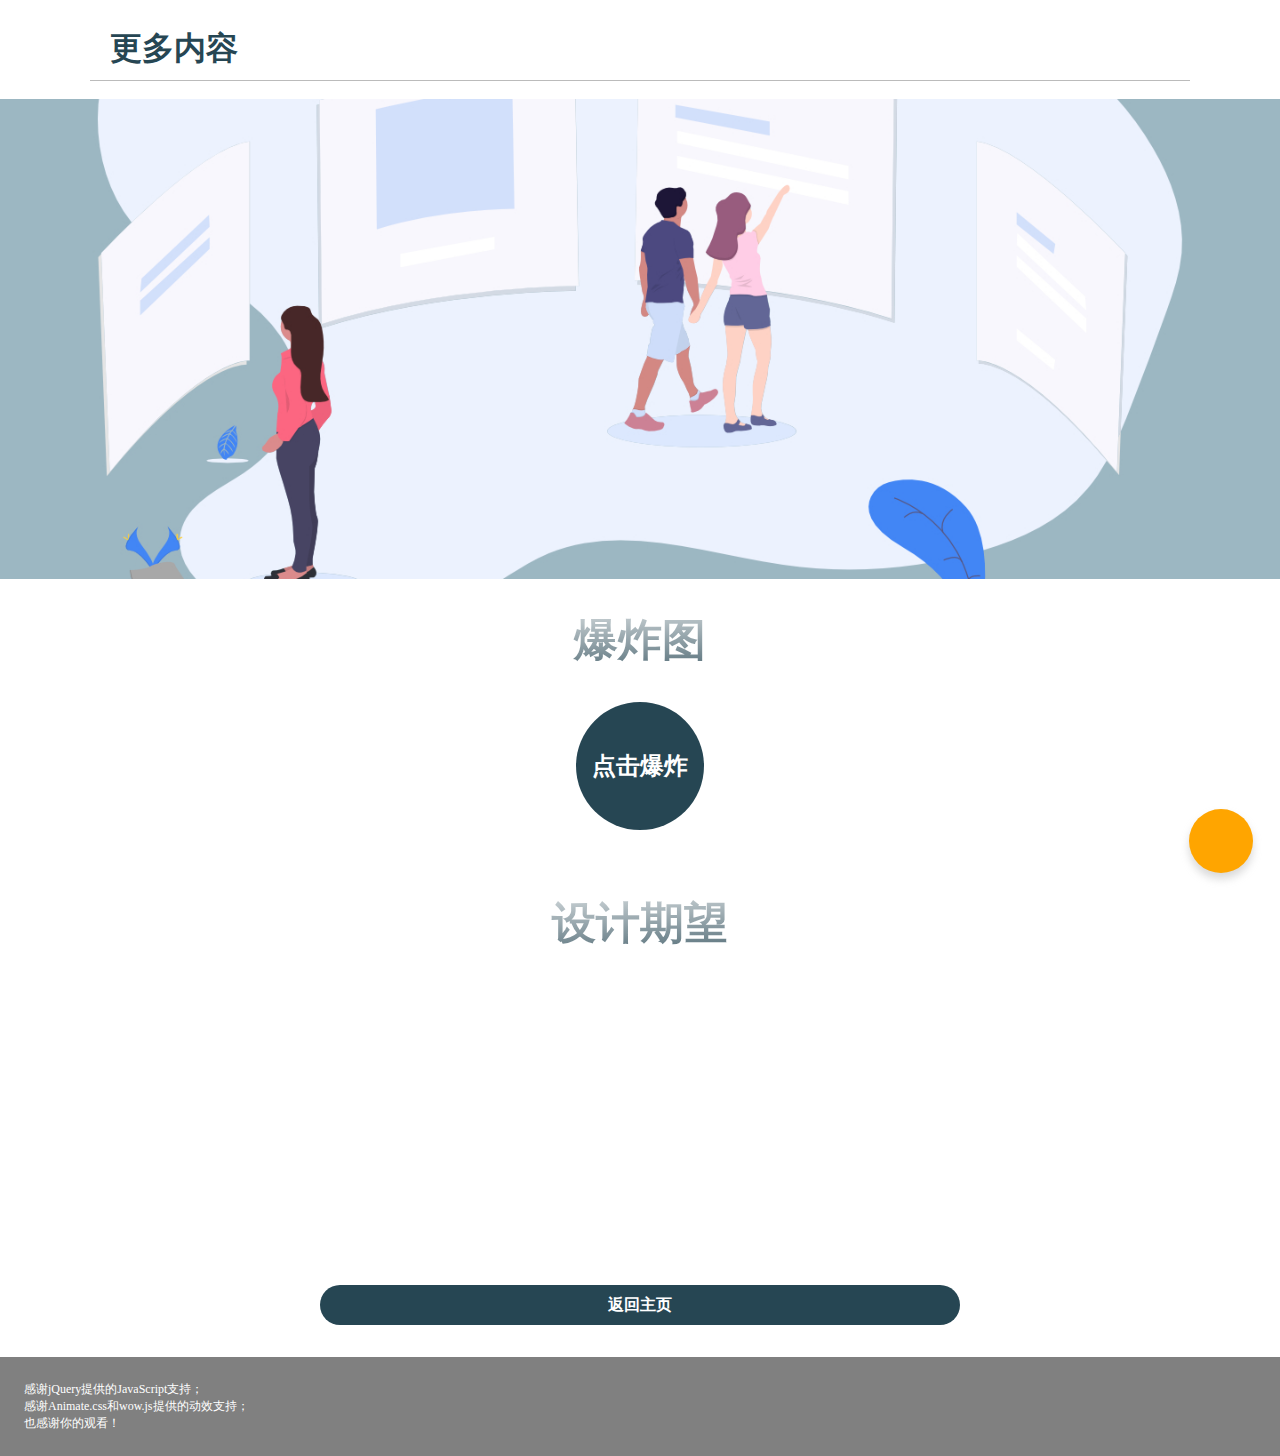
<file: museum/more.html>
<!DOCTYPE html>
<html lang="en">
    <head>
        <meta charset="UTF-8">
        <meta name="viewport" content="width=device-width, initial-scale=1, viewport-fit=cover" />
        <title>作业博物馆</title>
        <link rel="shortcut icon" href="img/logo.ico">
        <link href="https://cdn.bootcdn.net/ajax/libs/animate.css/4.1.1/animate.min.css" rel="stylesheet">
        <!--下面版本的animate仅限配合wow使用-->
        <link href="https://cdn.bootcdn.net/ajax/libs/animate.css/3.7.2/animate.min.css" rel="stylesheet">
        <link rel="stylesheet" href="https://cdn.staticfile.org/font-awesome/4.7.0/css/font-awesome.css">
        <link href="css/basic.css" rel="stylesheet">
        <link href="css/more style.css" rel="stylesheet">
        <link href="css/pad.css" media="screen and (min-width:768px)" rel="stylesheet">
        <link href="css/desktop.css" media="screen and (min-width:1080px)" rel="stylesheet">
        <link href="css/desktop.css" media="screen and (orientation:landscape)" rel="stylesheet">
        <script src="js/jquery-3.6.0.min.js"></script>
        <script src="js/reaction.js"></script>
        <script src="https://cdn.bootcdn.net/ajax/libs/wow/1.1.2/wow.min.js"></script>
        <script>
            new WOW().init();
        </script>
    </head>
    <body>
        <div id="Nav">
            <button id="NavBtn" class="animate__animated animate__bounceInUp" onclick="ShowNavMenu()">
                <i id="NavBtnIcon" class="fa fa-bars"></i>
                <i id="ShutNavIcon" class="fa fa-times"></i>
            </button>
            <ol id="NavMenu" class="animate__animated">
                <li>
                    <a href="index.html">
                        <p class="PageName">回到主页</p><div class="PageIcon"><i class="fa fa-home"></i></div>
                    </a>
                </li>
                <li>
                    <a href="idea.html">
                        <p class="PageName">设计生成</p><div class="PageIcon"><i class="fa fa-lightbulb-o"></i></div>
                    </a>
                </li>
                <li>
                    <a href="drawings.html">
                        <p class="PageName">技术图纸</p><div class="PageIcon"><i class="fa fa-pencil"></i></div>
                    </a>
                </li>
                <li>
                    <a href="rendering.html">
                        <p class="PageName">效果展示</p><div class="PageIcon"><i class="fa fa-picture-o"></i></div>
                    </a>
                </li>
            </ol>
        </div>

        <div class="Title">
            <i class="fa fa-info animate__animated animate__fadeInDown"></i>
            <h1 class="animate__animated animate__fadeInDown">更多内容</h1>
        </div>

        <div class="Banner animate__animated animate__slideInDown"></div>

        <div id="MainContent">
            <div id="Explosion">
                <h2 class="wow pulse">爆炸图</h2>
                <button id="ExplodeBtn" onclick="Explode()" class="animate__animated animate__pulse">点击爆炸</button>
                <div id="ExplosionContent" class="animate__animated">
                    <div class="TextContent">
                        <h3 class="Slogan">嘣！——<br><span class="Italic ThemeColor">爆炸图</span>来也~</h3>
                    </div>
                    <img src="img/Explosion.png">
                </div>
            </div>

            <div id="Story">
                <h2 class="wow pulse">设计期望</h2>
                <div id="StoryImg">
                    <img class="wow slideInUp" src="img/Expectation1.png">
                    <img class="wow slideInUp" src="img/Expectation2.png">
                    <img class="wow slideInUp" src="img/Expectation3.png">
                </div>
            </div>
        </div>

        <a href="index.html" id="GoToNext">返回主页</a>

        <div id="Footer">
            <p id="Acknowledgment">
                感谢jQuery提供的JavaScript支持；<br>
                感谢Animate.css和wow.js提供的动效支持；<br>
                也感谢你的观看！<br>
            </p>
        </div>
    </body>
</html>
</file>
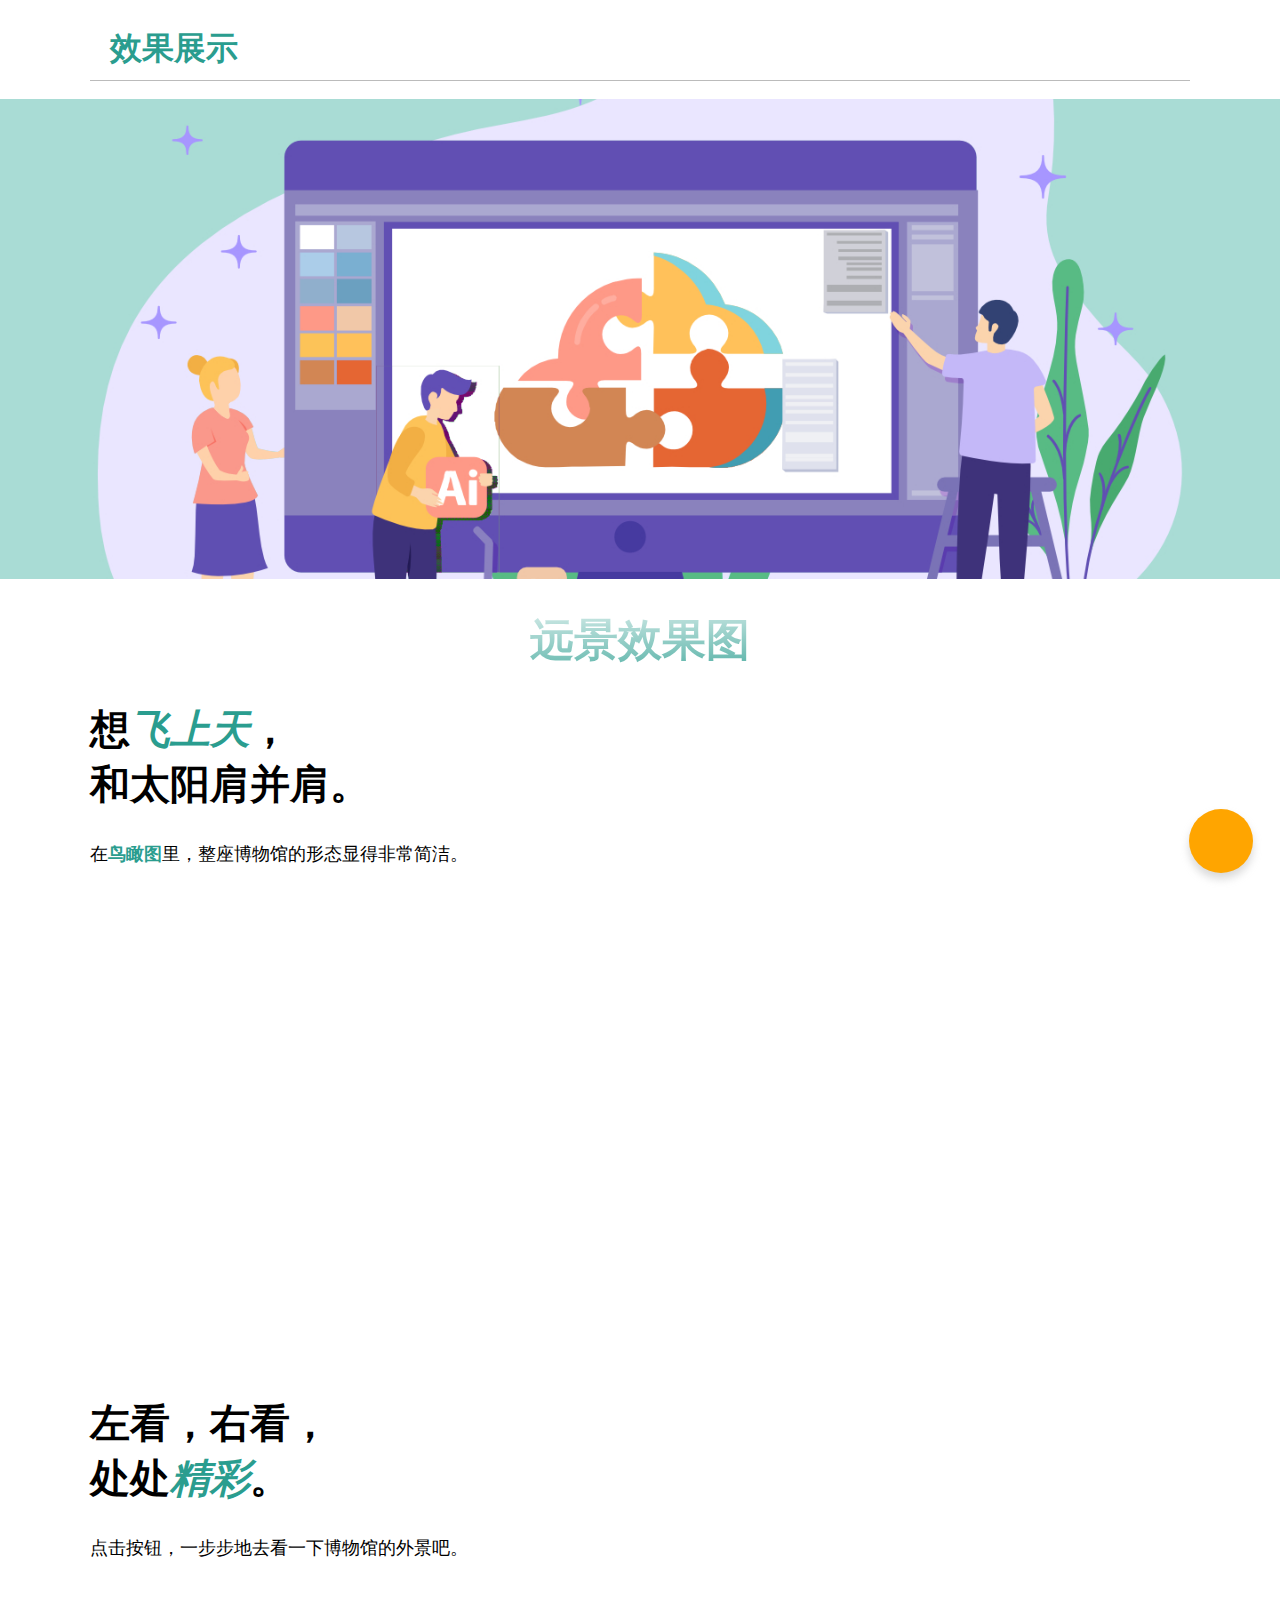
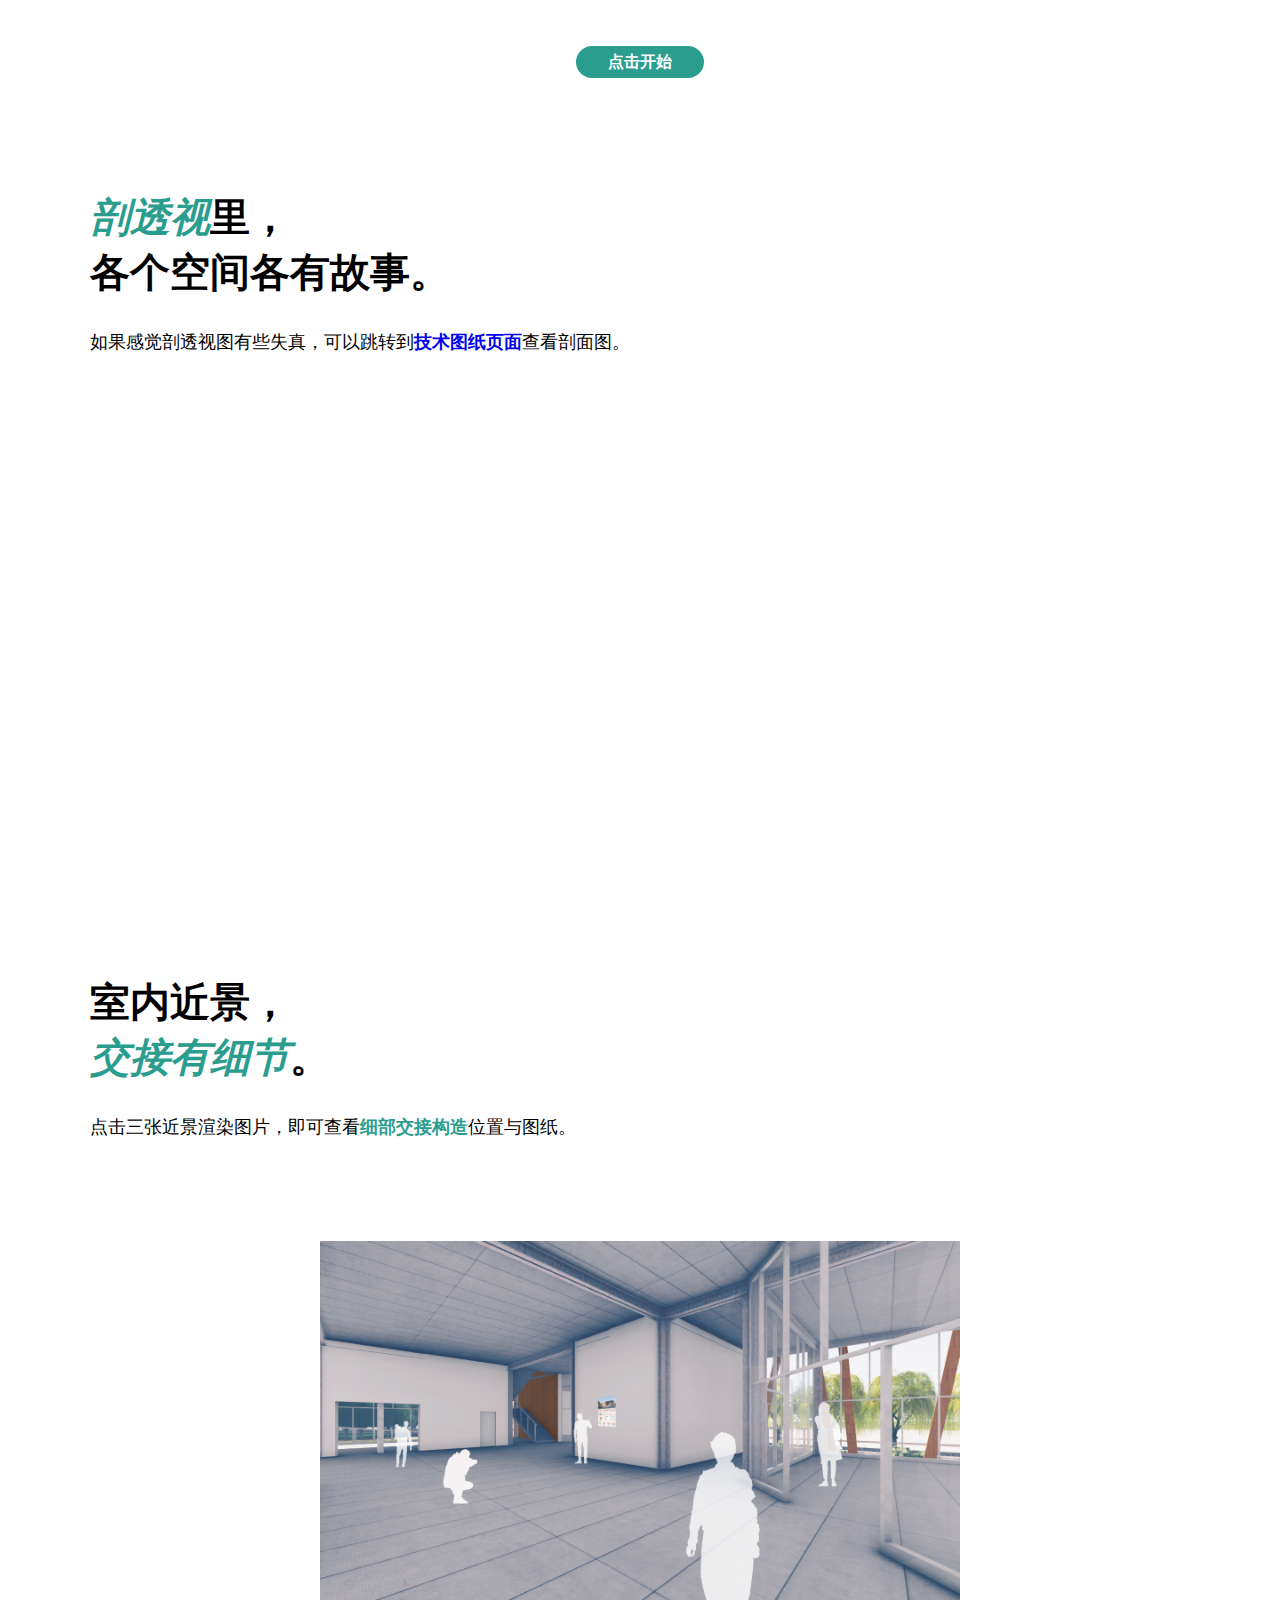
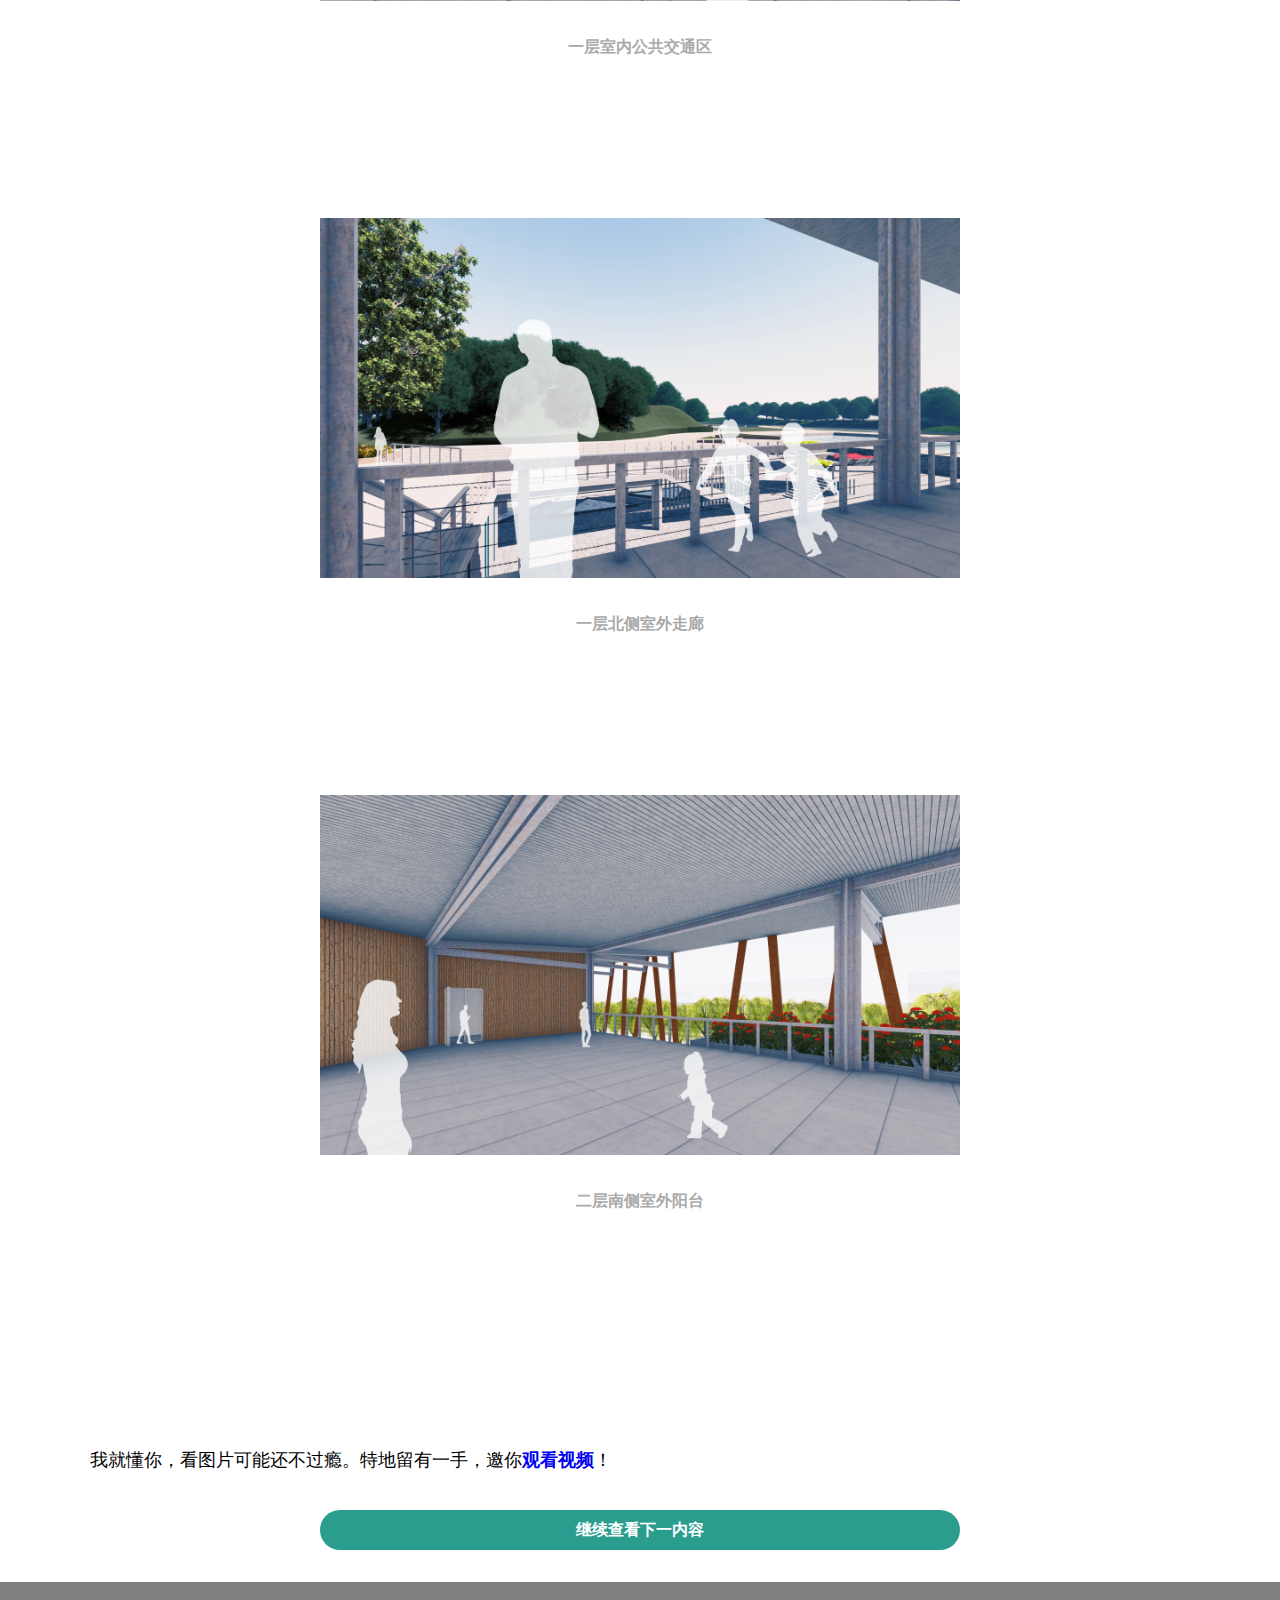
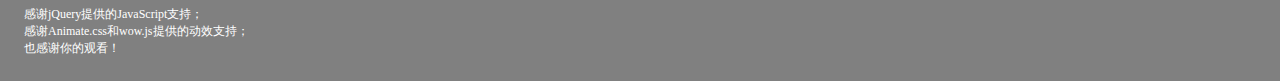
<file: museum/rendering.html>
<!DOCTYPE html>
<html lang="en">
    <head>
        <meta charset="UTF-8">
        <meta name="viewport" content="width=device-width, initial-scale=1, viewport-fit=cover" />
        <title>作业博物馆</title>
        <link rel="shortcut icon" href="img/logo.ico">
        <link href="https://cdn.bootcdn.net/ajax/libs/animate.css/4.1.1/animate.min.css" rel="stylesheet">
        <!--下面版本的animate仅限配合wow使用-->
        <link href="https://cdn.bootcdn.net/ajax/libs/animate.css/3.7.2/animate.min.css" rel="stylesheet">
        <link rel="stylesheet" href="https://cdn.staticfile.org/font-awesome/4.7.0/css/font-awesome.css">
        <link href="css/basic.css" rel="stylesheet">
        <link href="css/rendering style.css" rel="stylesheet">
        <link href="css/pad.css" media="screen and (min-width:768px)" rel="stylesheet">
        <link href="css/desktop.css" media="screen and (min-width:1080px)" rel="stylesheet">
        <link href="css/desktop.css" media="screen and (orientation:landscape)" rel="stylesheet">
        <script src="js/jquery-3.6.0.min.js"></script>
        <script src="js/reaction.js"></script>
        <script src="https://cdn.bootcdn.net/ajax/libs/wow/1.1.2/wow.min.js"></script>
        <script>
            new WOW().init();
        </script>
    </head>
    <body>
        <div id="Nav">
            <button id="NavBtn" class="animate__animated animate__bounceInUp" onclick="ShowNavMenu()">
                <i id="NavBtnIcon" class="fa fa-bars"></i>
                <i id="ShutNavIcon" class="fa fa-times"></i>
            </button>
            <ol id="NavMenu" class="animate__animated">
                <li>
                    <a href="index.html">
                        <p class="PageName">回到主页</p><div class="PageIcon"><i class="fa fa-home"></i></div>
                    </a>
                </li>
                <li>
                    <a href="idea.html">
                        <p class="PageName">设计生成</p><div class="PageIcon"><i class="fa fa-lightbulb-o"></i></div>
                    </a>
                </li>
                <li>
                    <a href="drawings.html">
                        <p class="PageName">技术图纸</p><div class="PageIcon"><i class="fa fa-pencil"></i></div>
                    </a>
                </li>
                <li>
                    <a href="more.html">
                        <p class="PageName">更多内容</p><div class="PageIcon"><i class="fa fa-info"></i></div>
                    </a>
                </li>
            </ol>
        </div>

        <div class="Title">
            <i class="fa fa-picture-o animate__animated animate__fadeInDown"></i>
            <h1 class="animate__animated animate__fadeInDown">效果展示</h1>
        </div>

        <div class="Banner animate__animated animate__slideInDown"></div>

        <div id="MainContent">
            <div id="FarView">
                <h2 class="wow pulse">远景效果图</h2>
                <div class="TextContent">
                    <h3 class="Slogan">想<span class="Italic ThemeColor">飞上天</span>，<br>和太阳肩并肩。</h3>
                    <p>在<span class="ThemeColor Important">鸟瞰图</span>里，整座博物馆的形态显得非常简洁。</p>
                </div>
                <div class="ImgContent">
                    <img id="BirdView" class="wow slideInUp" src="img/Rendering4.png">
                </div>
                <div class="TextContent">
                <h3 class="Slogan">左看，右看，<br>处处<span class="Italic ThemeColor">精彩</span>。</h3>
                <p>点击按钮，一步步地去看一下博物馆的外景吧。</p>
                </div>
                <div class="ImgContent">
                    <button id="StartFarViewBtn" onclick="StartFarView()">点击开始</button>
                    <div id="FarViewPanel" class="animate__animated">
                        <img id="FarView1" class="animate__animated" src="img/Rendering1.png">
                        <img id="FarView2" class="animate__animated" src="img/Rendering3.png">
                        <img id="FarView3" class="animate__animated" src="img/Rendering2.png">
                        <div id="MoveControls">
                            <button id="LeftMoveBtn" class="MoveControl" onclick="MoveLeft()" disabled>走左边看看</button>
                            <button id="RightMoveBtn" class="MoveControl" onclick="MoveRight()">走右边看看</button>
                        </div>
                    </div>
                </div>
                <div class="TextContent">
                    <h3 class="Slogan"><span class="Italic ThemeColor">剖透视</span>里，<br>各个空间各有故事。</h3>
                    <p>如果感觉剖透视图有些失真，可以跳转到<a href="drawings.html">技术图纸页面</a>查看剖面图。</p>
                </div>
                <div class="ImgContent">
                    <img class="wow slideInUp" src="img/Rendering5.png">
                </div>
            </div>
            <div id="NearView">
                <h2 class="wow pulse">近景效果图</h2>
                <div class="TextContent">
                    <h3 class="Slogan">室内近景，<br><span class="Italic ThemeColor">交接有细节</span>。</h3>
                    <p>点击三张近景渲染图片，即可查看<span class="Important ThemeColor">细部交接构造</span>位置与图纸。</p>
                </div>
                <div class="ImgContent">
                    <img id="NearView1" class="animate__animated" src="img/Rendering6-1.png" onclick="NextNearView1()">
                    <h4 class="ImgName">一层室内公共交通区</h4>
                </div>
                <div class="ImgContent">
                    <img id="NearView2" class="animate__animated" src="img/Rendering7-1.png" onclick="NextNearView2()">
                    <h4 class="ImgName">一层北侧室外走廊</h4>
                </div>
                <div class="ImgContent">
                    <img id="NearView3" class="animate__animated" src="img/Rendering8-1.png" onclick="NextNearView3()">
                    <h4 class="ImgName">二层南侧室外阳台</h4>
                </div>
            </div>
            <div id="Video" class="TextContent">
                <h3 class="wow pulse">看不过瘾？<br>我<span class="Italic ThemeColor">还有一手</span>。</h3>
                <p>我就懂你，看图片可能还不过瘾。特地留有一手，邀你<a href="video.html">观看视频</a>！</p>
            </div>
        </div>

        <a href="more.html" id="GoToNext">继续查看下一内容</a>

        <div id="Footer">
            <p id="Acknowledgment">
                感谢jQuery提供的JavaScript支持；<br>
                感谢Animate.css和wow.js提供的动效支持；<br>
                也感谢你的观看！<br>
            </p>
        </div>
    </body>
</html>
</file>
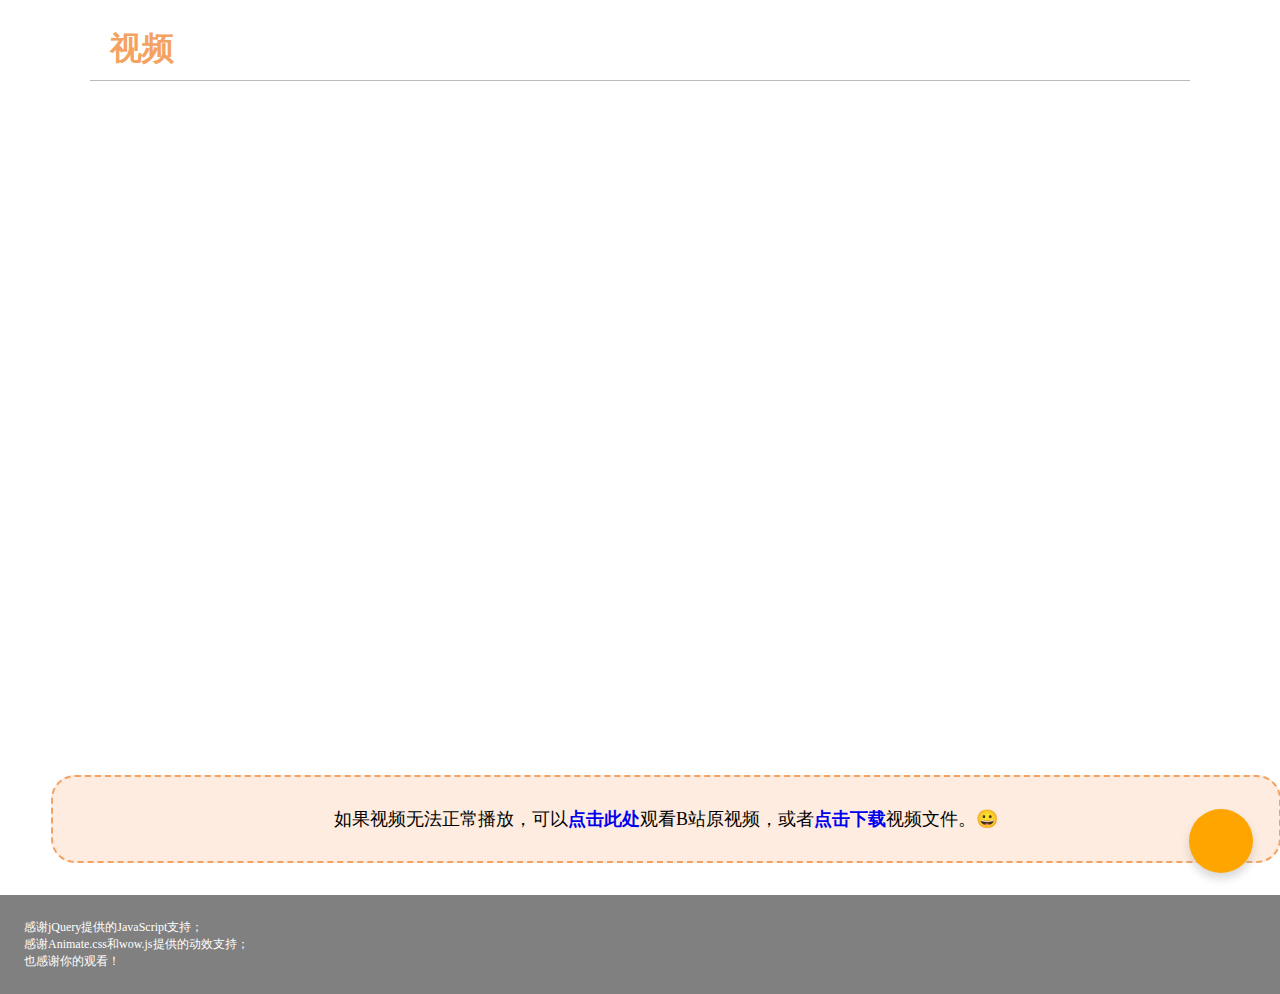
<file: museum/video.html>
<!DOCTYPE html>
<html lang="en">
    <head>
        <meta charset="UTF-8">
        <meta name="viewport" content="width=device-width, initial-scale=1, viewport-fit=cover" />
        <title>作业博物馆</title>
        <link rel="shortcut icon" href="img/logo.ico">
        <link href="https://cdn.bootcdn.net/ajax/libs/animate.css/4.1.1/animate.min.css" rel="stylesheet">
        <link rel="stylesheet" href="https://cdn.staticfile.org/font-awesome/4.7.0/css/font-awesome.css">
        <link href="css/basic.css" rel="stylesheet">
        <link href="css/video style.css" rel="stylesheet">
        <link href="css/desktop.css" media="screen and (min-width:1080px)" rel="stylesheet">
        <link href="css/desktop.css" media="screen and (orientation:landscape)" rel="stylesheet">
        <script src="js/jquery-3.6.0.min.js"></script>
        <script src="js/reaction.js"></script>
    </head>
    <body>
        <div id="Nav">
            <button id="NavBtn" class="animate__animated animate__bounceInUp" onclick="ShowNavMenu()">
                <i id="NavBtnIcon" class="fa fa-bars"></i>
                <i id="ShutNavIcon" class="fa fa-times"></i>
            </button>
            <ol id="NavMenu" class="animate__animated">
                <li>
                    <a href="index.html">
                        <p class="PageName">回到主页</p><div class="PageIcon"><i class="fa fa-home"></i></div>
                    </a>
                </li>
                <li>
                    <a href="idea.html">
                        <p class="PageName">设计生成</p><div class="PageIcon"><i class="fa fa-lightbulb-o"></i></div>
                    </a>
                </li>
                <li>
                    <a href="drawings.html">
                        <p class="PageName">技术图纸</p><div class="PageIcon"><i class="fa fa-pencil"></i></div>
                    </a>
                </li>
                <li>
                    <a href="rendering.html">
                        <p class="PageName">效果展示</p><div class="PageIcon"><i class="fa fa-picture-o"></i></div>
                    </a>
                </li>
                <li>
                    <a href="more.html">
                        <p class="PageName">更多内容</p><div class="PageIcon"><i class="fa fa-info"></i></div>
                    </a>
                </li>
            </ol>
        </div>

        <div class="Title">
            <i class="fa fa-video-camera animate__animated animate__fadeInDown"></i>
            <h1 class="animate__animated animate__fadeInDown">视频</h1>
        </div>
        
        <div class="VideoPart" style="position: relative; padding: 25% 45%;">
            <iframe src="https://player.bilibili.com/player.html?aid=848875866&bvid=BV1mL4y1i7ti&cid=434037003&page=1" scrolling="no" border="0" frameborder="no" framespacing="0" allowfullscreen="true" style="position: absolute; left: 0; top: 0;" sandbox="allow-top-navigation allow-same-origin allow-forms allow-scripts"> </iframe>
        </div>

        <div id="Note">
            <p>如果视频无法正常播放，可以<a href="https://www.bilibili.com/video/BV1mL4y1i7ti?share_source=copy_web">点击此处</a>观看B站原视频，或者<a href="https://cloud.tsinghua.edu.cn/f/5cf7e08b28e04bcdb48e/">点击下载</a>视频文件。😀</p>
        </div>

        <div id="Footer">
            <p id="Acknowledgment">
                感谢jQuery提供的JavaScript支持；<br>
                感谢Animate.css和wow.js提供的动效支持；<br>
                也感谢你的观看！<br>
            </p>
        </div>
    </body>
</html>
</file>
<file: static/css/main.2df3d0a2.css>
body{-webkit-font-smoothing:antialiased;-moz-osx-font-smoothing:grayscale;font-family:-apple-system,BlinkMacSystemFont,Segoe UI,Roboto,Oxygen,Ubuntu,Cantarell,Fira Sans,Droid Sans,Helvetica Neue,sans-serif;margin:0}code{font-family:source-code-pro,Menlo,Monaco,Consolas,Courier New,monospace}#Welcome{height:100vh;margin:0 auto;position:relative;width:100%}#Welcome>.welcomeText{display:flex;flex-direction:column;height:100vh;justify-content:center;margin-left:auto;margin-right:auto;overflow:hidden;width:min(1200px,90%)}#Welcome>.welcomeText>h2{--special-shadow:#adc4f0;-webkit-animation:titleSildeIn 1s linear calc(.5s*var(--animation-delay)) forwards;animation:titleSildeIn 1s linear calc(.5s*var(--animation-delay)) forwards;color:#fff;font-size:6rem;margin-bottom:0;opacity:0;text-shadow:128px 0 0 var(--special-shadow);-webkit-transform:translateX(12rem);transform:translateX(12rem);transition:font-size .2s linear}#Welcome>.welcomeText>h2:hover{font-size:7rem;transition:font-size .2s linear,text-shadow .2s linear}#Welcome>.welcomeText>.toBottomBtn{align-items:center;border:2px solid #fff;border-radius:2rem;color:#fff;cursor:pointer;display:flex;font-size:1.25rem;font-weight:600;height:4rem;justify-content:center;margin-top:2rem;transition:all .3s linear;width:16rem}#Welcome>.welcomeText>.toBottomBtn:hover{background:#fff;color:#0d1420;transition:all .3s linear}#Welcome>.welcomeBackground{background:linear-gradient(to bottom right,#0d1420,#0c131d);height:calc(100vh + 6rem);left:0;overflow:hidden;position:absolute;top:0;width:100%;z-index:-1}#Welcome>.welcomeBackground>.swimCircle{-webkit-animation:circleSwim 24s linear infinite;animation:circleSwim 24s linear infinite;border-radius:50%;position:absolute}#Welcome>.welcomeBackground>.swimCircle:first-child{animation-direction:reverse;-webkit-animation-duration:16s;animation-duration:16s;background:linear-gradient(to bottom right,#526bbd,#64d7c5);-webkit-filter:blur(11rem);filter:blur(11rem);height:min(100vh,120vw);left:30vw;top:50vh;-webkit-transform-origin:30%,80%;transform-origin:30%,80%;width:min(100vh,120vw)}#Welcome>.welcomeBackground>.swimCircle:nth-child(2){background:linear-gradient(to bottom right,#e66633,#cf83e8);-webkit-filter:blur(10rem);filter:blur(10rem);height:min(80vh,110vw);left:60vw;top:10vh;-webkit-transform-origin:50%,40%;transform-origin:50%,40%;width:min(80vh,110vw)}#Welcome>.welcomeBackground>.swimCircle:nth-child(3){-webkit-animation-duration:32s;animation-duration:32s;background:linear-gradient(to bottom right,#5c39de,#86bcf7);-webkit-filter:blur(9rem);filter:blur(9rem);height:min(70vh,90vw);left:20vw;top:20vh;-webkit-transform-origin:70%,60%;transform-origin:70%,60%;width:min(70vh,90vw)}#Welcome>.welcomeBackground>.rotatingSquare{border:2px solid #fff;position:absolute}#Welcome>.welcomeBackground>.rotatingSquare:nth-child(4){-webkit-animation:squareRotate1 6s linear infinite;animation:squareRotate1 6s linear infinite;height:min(60vw,70vh);right:max(-30vw,-35vh);top:calc(50vh - min(30vw, 35vh));width:min(60vw,70vh)}#Welcome>.welcomeBackground>.rotatingSquare:nth-child(5){-webkit-animation:squareRotate2 8s linear infinite;animation:squareRotate2 8s linear infinite;height:min(70vw,80vh);right:max(-35vw,-45vh);top:calc(50vh - min(40vw, 45vh));-webkit-transform:rotate(60deg);transform:rotate(60deg);width:min(70vw,80vh)}#Welcome>.welcomeBackground>.rotatingSquare:nth-child(6){-webkit-animation:squareRotate3 12s linear infinite;animation:squareRotate3 12s linear infinite;height:min(80vw,100vh);right:max(-40vw,-50vh);top:calc(50vh - min(40vw, 50vh));-webkit-transform:rotate(120deg);transform:rotate(120deg);width:min(80vw,100vh)}@-webkit-keyframes titleSildeIn{50%{opacity:1;text-shadow:64px 0 0 var(--special-shadow)}80%{-webkit-transform:translateX(2rem);transform:translateX(2rem)}to{opacity:1;text-shadow:0 0 0 var(--special-shadow);-webkit-transform:none;transform:none}}@keyframes titleSildeIn{50%{opacity:1;text-shadow:64px 0 0 var(--special-shadow)}80%{-webkit-transform:translateX(2rem);transform:translateX(2rem)}to{opacity:1;text-shadow:0 0 0 var(--special-shadow);-webkit-transform:none;transform:none}}@-webkit-keyframes squareRotate1{50%{-webkit-transform:rotate(180deg);transform:rotate(180deg)}to{-webkit-transform:rotate(1turn);transform:rotate(1turn)}}@keyframes squareRotate1{50%{-webkit-transform:rotate(180deg);transform:rotate(180deg)}to{-webkit-transform:rotate(1turn);transform:rotate(1turn)}}@-webkit-keyframes squareRotate2{50%{-webkit-transform:rotate(-120deg);transform:rotate(-120deg)}to{-webkit-transform:rotate(-300deg);transform:rotate(-300deg)}}@keyframes squareRotate2{50%{-webkit-transform:rotate(-120deg);transform:rotate(-120deg)}to{-webkit-transform:rotate(-300deg);transform:rotate(-300deg)}}@-webkit-keyframes squareRotate3{50%{-webkit-transform:rotate(300deg);transform:rotate(300deg)}to{-webkit-transform:rotate(480deg);transform:rotate(480deg)}}@keyframes squareRotate3{50%{-webkit-transform:rotate(300deg);transform:rotate(300deg)}to{-webkit-transform:rotate(480deg);transform:rotate(480deg)}}@-webkit-keyframes circleSwim{30%{-webkit-transform:rotate(60deg) translate(120%,-90%);transform:rotate(60deg) translate(120%,-90%)}60%{-webkit-transform:rotate(120deg) translate(-110%,120%);transform:rotate(120deg) translate(-110%,120%)}}@keyframes circleSwim{30%{-webkit-transform:rotate(60deg) translate(120%,-90%);transform:rotate(60deg) translate(120%,-90%)}60%{-webkit-transform:rotate(120deg) translate(-110%,120%);transform:rotate(120deg) translate(-110%,120%)}}@media screen and (max-width:767px){#Welcome>.welcomeText{align-items:center}#Welcome>.welcomeText>h2{font-size:2.75rem;margin-bottom:2rem;text-shadow:64px 0 0 var(--special-shadow);-webkit-transform:translateX(6rem);transform:translateX(6rem)}#Welcome>.welcomeText>h2:hover{font-size:3.5rem}#Welcome>.welcomeText>.toBottomBtn{margin-top:1rem}@-webkit-keyframes titleSildeIn{50%{opacity:1;text-shadow:32px 0 0 var(--special-shadow)}80%{-webkit-transform:translateX(1rem);transform:translateX(1rem)}to{opacity:1;text-shadow:0 0 0 var(--special-shadow);-webkit-transform:translateX(0);transform:translateX(0)}}@keyframes titleSildeIn{50%{opacity:1;text-shadow:32px 0 0 var(--special-shadow)}80%{-webkit-transform:translateX(1rem);transform:translateX(1rem)}to{opacity:1;text-shadow:0 0 0 var(--special-shadow);-webkit-transform:translateX(0);transform:translateX(0)}}}.workIntroduction{margin-left:min(16%,300px);padding-bottom:2rem;width:calc(100% - min(16%, 300px))}.workIntroduction>.banner{align-items:center;display:flex;height:12rem;justify-content:center;overflow:hidden;width:100%}.workIntroduction>.banner>img{width:100%}.workIntroduction>.content{color:var(--textBlack);padding:.5rem max(5%,calc(50% - 450px));width:100%}.workIntroduction>.content>h1{color:var(--theme-color);margin:1.5rem 0}.workIntroduction>.content>.basicInfo{align-items:center;border-top:1px solid var(--lightGray);display:flex;justify-content:space-between;margin:1.5rem 0;padding-top:1.5rem;width:auto}.workIntroduction>.content>.basicInfo>div>em{font-style:normal;font-weight:600}.workIntroduction>.content>.basicInfo>div>.label{color:var(--theme-color);font-size:.875rem;font-weight:400;margin-left:1.5rem;position:relative}.workIntroduction>.content>.basicInfo>div>.label:nth-child(2){margin-left:.5rem}.workIntroduction>.content>.basicInfo>div>.label:after{background:var(--theme-color);border-radius:4px;bottom:-.25rem;content:"";left:-.5rem;opacity:.2;position:absolute;right:-.5rem;top:-.25rem}.workIntroduction>.content>.introText>p{line-height:2;margin:1rem 0;text-indent:2rem}.workIntroduction>.content>.introImage{width:100%}.workIntroduction>.content>.introImage>.imgName{color:var(--textGray);display:block;font-size:.875rem;margin:0 auto;width:-webkit-fit-content;width:-moz-fit-content;width:fit-content}.workIntroduction>.content>.introImage>img{margin:1rem 0;width:100%}.workIntroduction>.content>.externalLink{align-items:center;border-bottom:1px solid var(--theme-color);color:var(--theme-color);display:flex;font-weight:600;height:2rem;justify-content:center;margin:0 auto;transition:all .3s linear;width:6rem}.workIntroduction>.content>.externalLink:hover{-webkit-transform:translateY(-15%);transform:translateY(-15%);transition:all .2s linear}@media screen and (max-width:1079px){.workIntroduction>.content>.basicInfo{align-items:flex-start;flex-direction:column}.workIntroduction>.content>.basicInfo>div:not(:first-child){margin-top:1rem}}@media screen and (orientation:portrait){.workIntroduction{margin-left:0;transition:margin-left .3s linear;width:100%}.workIntroduction.shifted{margin-left:min(40%,300px);transition:margin-left .3s linear}}#Menu{display:flex;flex-wrap:wrap;justify-content:space-between;margin:0 auto;padding:0 max(calc(50% - 600px),5%);position:relative;width:100%;z-index:1}#Menu>.menuLink{border-radius:4px;box-shadow:0 0 32px var(--shadow);color:var(--theme-color);height:-webkit-fit-content;height:-moz-fit-content;height:fit-content;margin:1rem 0;overflow:hidden;position:relative;-webkit-transform:translateY(40%);transform:translateY(40%);transition:-webkit-transform calc(.6s + .3s*var(--animation-delay)) ease-out;transition:transform calc(.6s + .3s*var(--animation-delay)) ease-out;transition:transform calc(.6s + .3s*var(--animation-delay)) ease-out,-webkit-transform calc(.6s + .3s*var(--animation-delay)) ease-out;width:32%}#Menu>.menuLink.flowIn{-webkit-transform:translateY(0);transform:translateY(0)}#Menu>.menuLink>img{vertical-align:middle;width:100%}#Menu>.menuLink>.menuItemInfo{background:var(--theme-color);color:#fff;display:flex;flex-direction:column;height:100%;justify-content:center;left:0;opacity:.9;padding:0 1.5rem;position:absolute;top:0;-webkit-transform:translateX(110%);transform:translateX(110%);transition:all .5s ease-out;width:100%;z-index:1}#Menu>.menuLink.focused>.menuItemInfo,#Menu>.menuLink:hover>.menuItemInfo{-webkit-transform:none;transform:none;transition:all .5s ease-out}#Menu>.menuLink>.menuItemInfo>span{margin-bottom:.5rem}#Menu>.menuLink>.menuItemInfo>.itemTitle{font-size:2rem;font-weight:800}#Menu>.menuLink>.menuItemInfo>.itemSubtitle{font-size:1.25rem;font-weight:800}#Menu>.menuLink>.menuItemInfo>.itemLabelGroup{display:flex;margin-bottom:.5rem}#Menu>.menuLink>.menuItemInfo>.itemLabelGroup>.itemLabel{background:#fff;border-radius:4px;box-sizing:initial;color:var(--theme-color);font-size:.875rem;margin-right:1rem;padding:.125rem .5rem}#Menu>.menuLink>.menuItemInfo>.itemText{line-height:1.75}#Menu.thumbnailView{align-items:center;border-right:1px solid var(--lightGray);display:flex;flex-direction:column;flex-wrap:nowrap;height:100vh;justify-content:center;left:0;margin:0;padding-left:0;padding-right:0;padding-top:3rem;position:fixed;top:0;width:min(16%,300px)}#Menu.thumbnailView>.menuLink{-webkit-filter:grayscale(1);filter:grayscale(1);height:-webkit-fit-content;height:-moz-fit-content;height:fit-content;margin:0;opacity:.7;-webkit-transform:translateY(0);transform:translateY(0);transition:width .5s linear,-webkit-filter 0s linear;transition:filter 0s linear,width .5s linear;transition:filter 0s linear,width .5s linear,-webkit-filter 0s linear;width:70%}#Menu.thumbnailView>.menuLink:not(:first-child){margin-top:1.25rem}#Menu.thumbnailView>.menuLink.active,#Menu.thumbnailView>.menuLink:hover{-webkit-filter:none;filter:none;opacity:1}@media screen and (max-width:1023px){#Menu>.menuLink{width:49%}}@media screen and (max-width:900px){#Menu>.menuLink>.menuItemInfo>.itemText{display:none}}@media screen and (max-width:767px){#Menu>.menuLink{margin:1rem 0;width:100%}}@media screen and (orientation:portrait){#Menu.thumbnailView{transition:left .3s linear;width:min(40%,300px)}#Menu.thumbnailView.hidden{left:max(-40%,-300px);transition:left .3s linear}}#Footer{box-sizing:initial;color:var(--textGray);margin-top:1.5rem;padding-bottom:1.5rem;width:100%}#Footer>h3{border-bottom:1px solid var(--lightGray);color:var(--textBlack);font-size:2rem;font-weight:800;margin:0 auto;width:min(1200px,90%)}#Footer>.personalInfo{justify-content:space-between;width:min(1200px,90%)}#Footer>.filingInfo,#Footer>.personalInfo{align-items:center;display:flex;height:3rem;margin:0 auto}#Footer>.filingInfo{color:var(--textGray);font-size:.875rem;justify-content:center;width:-webkit-fit-content;width:-moz-fit-content;width:fit-content}#Footer>.filingInfo:hover{text-decoration:underline}@media screen and (max-width:1023px){#Footer>.personalInfo{align-items:flex-start;flex-direction:column;height:-webkit-fit-content;height:-moz-fit-content;height:fit-content}#Footer>.personalInfo>span{margin:.25rem 0}}#FloatBar{height:2.5rem;left:0;padding:0 5%;position:fixed;top:0;transition:all .3s linear;width:100%;z-index:5}#FloatBar,#FloatBar>.iconBtns{align-items:center;display:flex;justify-content:space-between}#FloatBar>.iconBtns{height:100%;width:3.5rem}#FloatBar svg{color:var(--#000);color:var(--initial);cursor:pointer}#FloatBar h4,#FloatBar svg{font-size:1.25rem;transition:all .3s linear}#FloatBar h4{color:var(--theme);opacity:0}#FloatBar.barStyle{-webkit-backdrop-filter:blur(12px);backdrop-filter:blur(12px);background:hsla(0,0%,100%,.9);border-bottom:1px solid var(--lightGray);transition:all .3s linear}#FloatBar.barStyle svg{color:var(--textBlack)}#FloatBar.barStyle h4{color:var(--theme);opacity:1}#FloatBar.colorStyle svg{color:var(--theme)}@media screen and (orientation:landscape){#FloatBar{height:2rem;left:min(16%,300px);width:calc(100% - min(16%, 300px))}#FloatBar>.iconBtns>svg{display:none}}@media screen and (min-width:1440px){#FloatBar h4,#FloatBar svg{font-size:1rem}}*{-webkit-tap-highlight-color:rgba(255,255,255,0);--primary-colors-theme:#445d84;--scale-teacher-theme:#1c1c17;--museum-theme:#e76f51;--neighbourhood-theme:#ff595e;--cultural-palace-theme:#5aa9e6;--ar-park-theme:#7d88be;--lightGray:#ddd;--textGray:#aaa;--textBlack:#333;--shadow:rgba(80,61,114,.2);box-sizing:border-box;margin:0;padding:0;scroll-behavior:smooth;text-decoration:none}#App{overflow-x:hidden;position:relative}button{outline:0}
/*# sourceMappingURL=main.2df3d0a2.css.map*/
</file>
<file: ar-park/static/css/main.b7e78153.css>
body{-webkit-font-smoothing:antialiased;-moz-osx-font-smoothing:grayscale;font-family:-apple-system,BlinkMacSystemFont,Segoe UI,Roboto,Oxygen,Ubuntu,Cantarell,Fira Sans,Droid Sans,Helvetica Neue,sans-serif;margin:0}code{font-family:source-code-pro,Menlo,Monaco,Consolas,Courier New,monospace}*{-webkit-tap-highlight-color:rgba(0,0,0,0);--pale:#f0f0f0;--lightGrey:#ddd;--darkGrey:#bbb;--textBlack:#444;--textGrey:#999;--shadow:rgba(50,50,50,.2);--cyan:#d1f0ee;--purple:#7d88be;--darkPurple:#8381b5;box-sizing:border-box;margin:0;padding:0;text-decoration:none}#App:after{background:var(--pale);bottom:0;content:"";left:0;position:fixed;right:0;top:0;z-index:-10}p.interactionHint{color:#aaa;font-size:.875rem}.routePage{height:-webkit-fit-content;height:-moz-fit-content;height:fit-content;left:0;overflow-x:hidden;position:absolute;top:0;width:100%;z-index:0}.route-exit-active{opacity:0;transition:opacity .2s linear}.route-enter{opacity:0}.route-enter-active{opacity:1;transition:opacity .6s ease-in .4s}#Welcome{align-items:center;display:flex;height:100%;justify-content:center;overflow:hidden;width:100%}#Welcome>p.interactionHint{-webkit-animation:Breath 4s linear infinite,TitleFlowDown 3s forwards;animation:Breath 4s linear infinite,TitleFlowDown 3s forwards;color:#fff;position:absolute;top:4rem}#BasicInfo{align-items:center;-webkit-animation:FadeIn 3s forwards;animation:FadeIn 3s forwards;bottom:1rem;color:#fff;display:flex;flex-direction:column;justify-content:center;position:absolute;z-index:2}#BasicInfo>.foldBtn{display:none}#BasicInfo>h2{line-height:1.75;margin:.5rem 1.5rem;text-align:center}#BasicInfo>p{align-items:center;display:flex;font-size:1.25rem;justify-content:space-between;margin:.5rem 1.5rem;width:calc(100% - 3rem)}@media screen and (max-width:767px){#BasicInfo{background:#fff;border-radius:2rem 2rem 0 0;bottom:0;color:#444;justify-content:space-between;overflow:hidden;padding-bottom:1rem;top:3rem;transition:all .3s linear .2s;width:100%}#BasicInfo.folded{background:hsla(0,0%,100%,0);border-radius:2rem 2rem 0 0;bottom:-160vh;top:calc(100% - 3rem);transition:all .4s ease-in-out}#BasicInfo>h2>.auxiliaryBr{display:block}#BasicInfo>.foldBtn{align-items:center;background:none;border:none;display:flex;height:3rem;justify-content:center;width:100%}#BasicInfo>.foldBtn>svg{color:#444;font-size:1.5rem;transition:all .4s cubic-bezier(.6,-.28,.735,.045)}#BasicInfo.folded>.foldBtn>svg{color:#fff;-webkit-transform:rotate(-180deg);transform:rotate(-180deg);transition:all .4s cubic-bezier(.6,-.28,.735,.045)}#BasicInfo>p{flex-direction:column}#BasicInfo>p>span{margin:.5rem 0}}@-webkit-keyframes Breath{50%{-webkit-transform:scale(1.2);transform:scale(1.2)}}@keyframes Breath{50%{-webkit-transform:scale(1.2);transform:scale(1.2)}}@-webkit-keyframes FadeIn{0%{opacity:0}}@keyframes FadeIn{0%{opacity:0}}@-webkit-keyframes TitleFlowDown{0%{opacity:0;-webkit-transform:translateY(-20vh);transform:translateY(-20vh)}}@keyframes TitleFlowDown{0%{opacity:0;-webkit-transform:translateY(-20vh);transform:translateY(-20vh)}}#BluredBackground{background:linear-gradient(to bottom right,var(--cyan),var(--purple));height:100%;left:0;overflow:hidden;position:fixed;top:0;width:100%;z-index:-10}.bluredBall{border-radius:50%;-webkit-filter:blur(200px);filter:blur(200px);position:absolute}.bluredBall:first-child{-webkit-animation:RandomMove 8s infinite;animation:RandomMove 8s infinite;background:#7abcf1;height:35vw;right:40vw;top:5vh;width:35vw}.bluredBall:nth-child(2){-webkit-animation:RandomMove 10s 2s infinite;animation:RandomMove 10s 2s infinite;background:#b48fe1;bottom:15vh;height:30vw;right:20vw;width:30vw}.bluredBall:nth-child(3){-webkit-animation:RandomMove 6s 5s infinite;animation:RandomMove 6s 5s infinite;background:#dc7fba;height:25vw;left:15vw;top:20vh;width:25vw}@-webkit-keyframes RandomMove{20%{-webkit-transform:translate(20%,20%);transform:translate(20%,20%)}40%{-webkit-transform:translate(-10%,60%);transform:translate(-10%,60%)}60%{-webkit-transform:translate(-70%);transform:translate(-70%)}80%{-webkit-transform:translate(10%,-30%);transform:translate(10%,-30%)}}@keyframes RandomMove{20%{-webkit-transform:translate(20%,20%);transform:translate(20%,20%)}40%{-webkit-transform:translate(-10%,60%);transform:translate(-10%,60%)}60%{-webkit-transform:translate(-70%);transform:translate(-70%)}80%{-webkit-transform:translate(10%,-30%);transform:translate(10%,-30%)}}@media screen and (max-width:767px){.bluredBall{-webkit-filter:blur(140px);filter:blur(140px)}.bluredBall:first-child{height:35vh;width:35vh}.bluredBall:nth-child(2){height:30vh;width:30vh}.bluredBall:nth-child(3){height:25vh;width:25vh}}#TitleEntrance{align-items:center;-webkit-animation:TitleFlowDown 3s forwards;animation:TitleFlowDown 3s forwards;border-radius:50%;cursor:pointer;display:flex;height:min(60vh,90vw);justify-content:center;position:relative;-webkit-transform:translateY(-5%);transform:translateY(-5%);width:min(60vh,90vw)}#TitleEntrance>h1{color:#fff;font-size:min(12vh,18vw);text-align:center}#TitleEntrance>h1:first-child{transition:opacity 1s linear .5s}#TitleEntrance>h1:nth-child(2){opacity:0;position:absolute;transition:opacity 1s linear}#TitleEntrance>.titleRing{border:1px solid #fff;border-radius:50%;height:80%;position:absolute;transition:all 1s ease-out;width:80%}#TitleEntrance>.titleRing:nth-child(3){-webkit-animation:RingRoll 8s linear infinite;animation:RingRoll 8s linear infinite;left:0;top:0;-webkit-transform-origin:55% 60%;transform-origin:55% 60%}#TitleEntrance>.titleRing:nth-child(4){animation:RingRoll 7s linear infinite reverse;left:20%;top:10%;-webkit-transform-origin:40% 55%;transform-origin:40% 55%}#TitleEntrance>.titleRing:nth-child(5){-webkit-animation:RingRoll 6s linear infinite;animation:RingRoll 6s linear infinite;left:10%;top:20%;-webkit-transform-origin:45% 40%;transform-origin:45% 40%}#TitleEntrance:hover>h1:first-child{opacity:0;transition:opacity 1s linear}#TitleEntrance:hover>h1:nth-child(2){opacity:1;transition:opacity 1s linear .5s}#TitleEntrance:hover>.titleRing{-webkit-animation-play-state:paused;animation-play-state:paused;height:100%;left:0;top:0;-webkit-transform:rotate(0deg) scale(1);transform:rotate(0deg) scale(1);-webkit-transform-origin:50% 50%;transform-origin:50% 50%;transition:all 1s ease-out;width:100%}@-webkit-keyframes RingRoll{25%{-webkit-transform:rotate(90deg);transform:rotate(90deg)}50%{-webkit-transform:rotate(180deg);transform:rotate(180deg)}75%{-webkit-transform:rotate(270deg);transform:rotate(270deg)}to{-webkit-transform:rotate(1turn);transform:rotate(1turn)}}@keyframes RingRoll{25%{-webkit-transform:rotate(90deg);transform:rotate(90deg)}50%{-webkit-transform:rotate(180deg);transform:rotate(180deg)}75%{-webkit-transform:rotate(270deg);transform:rotate(270deg)}to{-webkit-transform:rotate(1turn);transform:rotate(1turn)}}#Content{background:var(--pale);display:flex;justify-content:center}.contentPage{-webkit-animation:FlowUp 2s ease-out forwards;animation:FlowUp 2s ease-out forwards;background:#fff;box-shadow:0 12px 16px var(--shadow);margin-bottom:2rem;margin-top:8rem;padding:1.5rem 0;width:min(calc(100% - 6rem),900px)}.contentPage,.contentPage .contentSection{align-items:center;display:flex;flex-direction:column}.contentPage .contentSection{width:100%}.contentPage .contentSection h3{color:var(--purple);font-size:1.75rem;margin:.5rem 0;width:calc(100% - 4rem)}.contentPage p.contentText{color:var(--textBlack);line-height:2;margin:.25rem 0;width:calc(100% - 4rem)}@-webkit-keyframes FlowUp{70%{margin-top:3.5rem}to{margin-top:4rem}}@keyframes FlowUp{70%{margin-top:3.5rem}to{margin-top:4rem}}@media screen and (max-width:1023px){.contentPage{width:100%}}@media screen and (max-width:767px){.contentPage .contentSection h3,.contentPage p.contentText{width:calc(100% - 3rem)}@-webkit-keyframes FlowUp{70%{margin-top:72px}to{margin-top:80px}}@keyframes FlowUp{70%{margin-top:72px}to{margin-top:80px}}}#Attraction .examples{align-items:center;display:flex;flex-direction:column;margin:2rem 0;width:100%}#Attraction p.interactionHint{margin-top:1rem}#Subsystem p.interactionHint{margin:.75rem 0}#SideMenu{list-style:none;position:fixed;right:0;top:4rem;width:min(calc(50% - 520px),400px);z-index:9}#SideMenu,#SideMenu.hidden{transition:all .4s ease-out}#SideMenu.hidden{-webkit-transform:translateX(120%);transform:translateX(120%)}#SideMenu>.menuTitle{color:var(--textBlack);display:block;font-weight:600;margin-bottom:1rem}#SideMenu>li{align-items:center;border-left:3px solid var(--lightGrey);color:var(--textBlack);cursor:pointer;display:flex;font-size:.875rem;font-weight:400;height:2rem;padding:0 1rem}#SideMenu>li:hover{font-weight:800}#SideMenu>li.current{border-left:3px solid var(--purple);font-weight:800}@media screen and (max-width:1023px){#SideMenu{align-items:center;background:var(--pale);display:flex;flex-direction:column;height:100vh;justify-content:center;top:0;width:min(100%,400px)}#SideMenu.hidden{-webkit-transform:translateX(100%);transform:translateX(100%)}#SideMenu>.menuTitle{display:none}#SideMenu>li{align-items:center;border-left:8px solid var(--lightGrey);display:flex;font-size:1.25rem;height:4rem;justify-content:center;width:calc(100% + 16px)}#SideMenu>li.current{border-left:8px solid var(--purple)}}.imageWithName{margin:1rem 0;width:100%}.imageWithName,.imageWithName>.imgWrapper{align-items:center;display:flex;flex-direction:column}.imageWithName>.imgWrapper{box-shadow:0 0 16px var(--shadow);height:-webkit-fit-content;height:-moz-fit-content;height:fit-content;position:relative;width:110%}.imgWrapper>img{transition:all .3s linear;width:100%}.imgWrapper:after,.imgWrapper:before{content:"";height:0;position:absolute;transition:all .4s linear;width:0;z-index:-1}.imgWrapper:before{border-left:8px solid var(--darkPurple);border-top:8px solid var(--darkPurple);left:0;top:0}.imgWrapper:after{border-bottom:8px solid var(--darkPurple);border-right:8px solid var(--darkPurple);bottom:0;right:0}.imgWrapper:hover:after,.imgWrapper:hover:before{height:100%;opacity:1;transition:all .4s linear;width:100%;z-index:1}.imageWithName>span.imgName{color:var(--textGrey);font-size:.875rem;margin-top:1rem}@media screen and (max-width:1023px){.imageWithName>.imgWrapper{box-shadow:none;width:100%}}#BottomNav{height:1.5rem;position:relative;width:calc(100% - 4rem)}#BottomNav>a{color:var(--textBlack);position:absolute}#BottomNav>a:hover{color:var(--purple)}#BottomNav>a.lastPage{left:0}#BottomNav>a.nextPage{right:0}.ARImage{box-shadow:0 0 16px var(--shadow);height:-webkit-fit-content;height:-moz-fit-content;height:fit-content;overflow:hidden;position:relative;width:110%}.ARImage>img{width:100%}.ARImage>img.processedImg{left:0;opacity:0;position:absolute;top:0;transition:opacity .5s cubic-bezier(.25,.9,.68,1);z-index:1}.ARImage.ARShow>img.processedImg{opacity:1;transition:opacity 1s cubic-bezier(.25,.9,.68,1)}.ARImage>.imgControl{align-items:center;display:flex;height:3rem;justify-content:space-between;left:0;position:absolute;top:0;width:100%;z-index:3}.ARImage>.imgControl>img{cursor:pointer;height:2rem;margin:0 1rem;transition:all .3s linear;width:2rem}.ARImage>.imgControl>img:hover{-webkit-transform:scale(1.3);transform:scale(1.3);transition:all .2s linear}.ARImage>.exampleInfo{align-items:center;background:rgba(0,0,0,.4);display:flex;flex-direction:column;height:100%;justify-content:center;position:absolute;right:0;top:0;-webkit-transform:translateX(100%);transform:translateX(100%);transition:all .3s ease-out;width:min(100%,400px);z-index:2}.ARImage>.exampleInfo.infoShow{-webkit-transform:translateX(0);transform:translateX(0);transition:all .3s ease-out}.ARImage>.exampleInfo>span{color:#fff;line-height:2;margin:.5rem 0;width:80%}.ARImage>.exampleInfo>span>em{font-style:normal;font-weight:800}@media screen and (max-width:1023px){.ARImage{box-shadow:none;width:100%}}.systemAnalysis{align-items:center;box-shadow:0 0 16px var(--shadow);cursor:pointer;display:flex;flex-direction:column;height:-webkit-fit-content;height:-moz-fit-content;height:fit-content;margin:1rem 0;position:relative;width:110%}.systemAnalysis:after,.systemAnalysis:before{content:"";height:0;position:absolute;transition:all .4s linear;width:0;z-index:-1}.systemAnalysis:before{border-left:8px solid var(--darkPurple);border-top:8px solid var(--darkPurple);left:0;top:0}.systemAnalysis:after{border-bottom:8px solid var(--darkPurple);border-right:8px solid var(--darkPurple);bottom:0;right:0}.systemAnalysis:hover:after,.systemAnalysis:hover:before{height:100%;opacity:1;transition:all .4s linear;width:100%;z-index:10}.systemAnalysis.stateOver{-webkit-animation:StateOver .5s linear;animation:StateOver .5s linear}.systemAnalysis>.analysisImg{position:absolute;width:100%}.systemAnalysis>.analysisImg:first-child{position:relative}.systemAnalysis>.analysisImg.show{opacity:1;-webkit-transform:translateY(0);transform:translateY(0);transition:all .6s ease-out}.systemAnalysis>.analysisImg.hidden{opacity:0;-webkit-transform:translateY(-2rem);transform:translateY(-2rem)}.systemAnalysis>.analysisText{color:var(--textGrey);font-weight:600;margin-top:1rem;position:absolute}@-webkit-keyframes StateOver{10%{-webkit-transform:rotate(1deg);transform:rotate(1deg)}20%{-webkit-transform:rotate(-1deg);transform:rotate(-1deg)}40%{-webkit-transform:rotate(2deg);transform:rotate(2deg)}60%{-webkit-transform:rotate(-2deg);transform:rotate(-2deg)}80%{-webkit-transform:rotate(1deg);transform:rotate(1deg)}90%{-webkit-transform:rotate(-1deg);transform:rotate(-1deg)}}@keyframes StateOver{10%{-webkit-transform:rotate(1deg);transform:rotate(1deg)}20%{-webkit-transform:rotate(-1deg);transform:rotate(-1deg)}40%{-webkit-transform:rotate(2deg);transform:rotate(2deg)}60%{-webkit-transform:rotate(-2deg);transform:rotate(-2deg)}80%{-webkit-transform:rotate(1deg);transform:rotate(1deg)}90%{-webkit-transform:rotate(-1deg);transform:rotate(-1deg)}}@media screen and (max-width:1023px){.systemAnalysis{box-shadow:none;width:100%}}#NavBar{align-items:center;background:var(--pale);box-shadow:0 0 8px hsla(0,0%,94%,.9);display:flex;height:2.75rem;justify-content:center;left:0;position:fixed;top:0;width:100%;z-index:10}#NavBar>.textItems{justify-content:space-between;width:min(calc(100% - 6rem),900px)}#NavBar>.textItems,#NavBar>.textItems>a{align-items:center;display:flex;height:100%;position:relative}#NavBar>.textItems>a{color:var(--textBlack);font-size:1rem;font-weight:800;justify-content:center;width:25%}#NavBar>.iconItems>.iconLink:hover>svg,#NavBar>.textItems>a:hover{color:var(--purple)}#NavBar>.iconItems>.iconLink:after,#NavBar>.textItems>a:after,#NavBar>.textItems>a:before{content:"";height:100%;opacity:0;position:absolute;transition:all .2s ease-out;width:0}#NavBar>.textItems>a:before{border-bottom:2px solid var(--purple);z-index:1}#NavBar>.iconItems>.iconLink:after,#NavBar>.textItems>a:after{background:var(--purple);z-index:-1}#NavBar>.textItems>a.active{color:var(--purple)}#NavBar>.textItems>a.active:before{opacity:1;transition:all .2s ease-out;width:100%}#NavBar>.iconItems>.iconLink:hover:after,#NavBar>.textItems>a:hover:after{opacity:.3;transition:all .2s ease-out;width:100%}#NavBar>.sideMenuBtn{position:absolute;right:0}#NavBar>.iconItems{height:2.75rem;left:0;position:absolute;width:2.75rem}#NavBar>.iconItems,#NavBar>.iconItems>.iconLink{align-items:center;display:flex;justify-content:center}#NavBar>.iconItems>.iconLink{cursor:pointer;height:100%;width:100%}#NavBar>.iconItems>.iconLink>svg{color:var(--textBlack)}#NavBar>.iconItems>.iconLink:nth-child(2){display:none}.sideMenuBtn{align-items:center;cursor:pointer;display:flex;height:2.75rem;justify-content:center;width:2.75rem}.sideMenuBtn>.dot{background:var(--textBlack);border-radius:2px;height:4px;position:absolute;transition:all .2s ease-out;width:4px}.sideMenuBtn>.dot:first-child{-webkit-transform:translate(-10px,-6px);transform:translate(-10px,-6px)}.sideMenuBtn>.dot:nth-child(2){-webkit-transform:translate(-10px,6px);transform:translate(-10px,6px)}.sideMenuBtn>.bar{background:var(--textBlack);border-radius:2px;height:3px;position:absolute;transition:all .2s ease-out;width:16px}.sideMenuBtn>.bar:nth-child(3){-webkit-transform:translate(4px,-6px);transform:translate(4px,-6px)}.sideMenuBtn>.bar:nth-child(4){-webkit-transform:translate(4px,6px);transform:translate(4px,6px)}.sideMenuBtn.activated>.dot{height:3px;transition:all .2s ease-out;width:12px}.sideMenuBtn.activated>.dot:first-child{-webkit-transform:translate(-30%,-100%) rotate(45deg);transform:translate(-30%,-100%) rotate(45deg)}.sideMenuBtn.activated>.dot:nth-child(2){-webkit-transform:translate(-30%,100%) rotate(-45deg);transform:translate(-30%,100%) rotate(-45deg)}.sideMenuBtn.activated>.bar{height:3px;transition:all .2s ease-out;width:12px}.sideMenuBtn.activated>.bar:nth-child(3){-webkit-transform:translate(30%,-100%) rotate(-45deg);transform:translate(30%,-100%) rotate(-45deg)}.sideMenuBtn.activated>.bar:nth-child(4){-webkit-transform:translate(30%,100%) rotate(45deg);transform:translate(30%,100%) rotate(45deg)}@media screen and (min-width:768px){.sideMenuBtn:after{background:var(--purple);content:"";height:100%;opacity:0;position:absolute;transition:all .2s ease-out;width:0;z-index:-1}.sideMenuBtn:hover:after{opacity:.3;transition:all .2s ease-out;width:100%}.sideMenuBtn:hover>.bar,.sideMenuBtn:hover>.dot{background-color:var(--purple)}}#NavBarLite{align-items:center;background:var(--pale);display:flex;height:calc(80px*var(--ratio));justify-content:space-between;left:0;padding-left:1.5rem;padding-right:1rem;position:fixed;top:0;transition:all .2s linear;width:100%;z-index:10}#NavBarLite>.pageTitles{align-items:center;display:flex;width:calc(100% - 6rem)}#NavBarLite>.pageTitles>h2{color:var(--textBlack);display:none;font-size:calc(40px*var(--ratio));margin-right:1.5rem}#NavBarLite>.pageTitles>.foldCtrl,#NavBarLite>.pageTitles>h2.current{color:var(--textBlack);display:inline-block;font-size:calc(40px*var(--ratio))}#NavBarLite>.pageTitles>.foldCtrl{align-items:center;display:flex;justify-content:center}#NavBarLite>.pageTitles>.foldCtrl>svg{font-size:calc(32px*var(--ratio));transition:all .2s linear}#NavBarLite.folded>.pageTitles>.foldCtrl>svg{-webkit-transform:rotate(-180deg);transform:rotate(-180deg);transition:all .2s linear}#NavBarLite>.otherPages{align-items:baseline;background:var(--pale);border-bottom:1px solid var(--lightGrey);display:flex;height:2rem;justify-content:space-between;left:0;overflow:hidden;padding:0 1.5rem;position:absolute;top:calc(80px*var(--ratio));transition:top .2s linear,height .3s linear;width:100%}#NavBarLite.folded>.otherPages{border-bottom:none;height:0;transition:top .2s linear,height .3s linear}#NavBarLite>.otherPages>a{color:var(--purple)}
/*# sourceMappingURL=main.b7e78153.css.map*/
</file>
<file: cultural-palace/assets/css/app.5907469f.css>
#GoToMenu[data-v-52224a01]{display:flex;align-items:center;justify-content:center;position:fixed;width:2.5rem;height:2.5rem;border-radius:50%;right:1rem;bottom:1rem;z-index:100;background:hsla(0,0%,100%,.3);-webkit-backdrop-filter:blur(8px);backdrop-filter:blur(8px);border-top:2px solid #fff;box-shadow:0 0 4px var(--shadow);border:none;cursor:pointer;transition:all .3s ease-out}#GoToMenu>i[data-v-52224a01]{color:#fff;font-size:1.5rem}#GoToMenu.anchor-enter-to[data-v-52224a01],#GoToMenu.anchor-leave[data-v-52224a01]{right:1rem}#GoToMenu.anchor-enter[data-v-52224a01],#GoToMenu.anchor-leave-to[data-v-52224a01]{right:-4rem}.anchor-enter-active[data-v-52224a01],.anchor-leave-active[data-v-52224a01]{transition:all .5s ease-out}#GoToMenu[data-v-52224a01]:hover{background:var(--color2)}#GoToMenu[data-v-52224a01]:before{content:"跳转到主内容";display:flex;align-items:center;justify-content:center;font-size:.75rem;position:absolute;right:120%;height:1.5rem;width:6rem;border-radius:.5rem;background:var(--pale);color:var(--grey);text-align:center;opacity:0;transition:opacity .3s ease-out}#GoToMenu[data-v-52224a01]:hover:before{opacity:1}#Navigation[data-v-74f44648]{width:100vw;height:var(--navHeight);position:fixed;top:0;left:0;background:hsla(0,0%,100%,.5);-webkit-backdrop-filter:blur(16px);backdrop-filter:blur(16px);border-bottom:1px solid #ddd;z-index:100;overflow:hidden;transition:height .5s ease-out}#Navigation.fullScreen[data-v-74f44648]{height:100vh}#Navigation>.staticPart[data-v-74f44648]{display:flex;align-items:center;width:100%;height:2.5rem;padding:0 var(--sideMargin)}#OtherPageNav[data-v-74f44648]{position:relative;width:2.5rem;height:2.5rem;cursor:pointer}#PageName[data-v-74f44648]{font-size:1rem;font-weight:800;color:var(--black)}#ThisPageNav[data-v-74f44648]{display:flex;align-items:center;justify-content:center;position:absolute;right:var(--sideMargin);width:2.5rem;height:2.5rem;cursor:pointer}.bar[data-v-74f44648]{position:absolute;width:50%;height:2px;border-radius:1px;background:var(--color1);left:25%;transition:all .5s cubic-bezier(.6,-.28,.735,.045)}.bar[data-v-74f44648]:first-child{transform:rotate(45deg);top:50%}.bar[data-v-74f44648]:nth-child(2){transform:rotate(-45deg);top:50%}.folded>.bar[data-v-74f44648]:first-child{transform:rotate(0deg);top:35%}.folded>.bar[data-v-74f44648]:nth-child(2){transform:rotate(0deg);top:65%}#ThisPageNav>i[data-v-74f44648]{font-size:1.5rem;transition:all .5s cubic-bezier(.6,-.28,.735,.045)}#ThisPageNav.folded>i[data-v-74f44648]{transform:rotate(-180deg)}.dynamicPart[data-v-74f44648]{display:flex;align-items:center;justify-content:center;flex-direction:column;width:100%;height:calc(100vh - 2.5rem)}.dynamic-enter[data-v-74f44648],.dynamic-leave-to[data-v-74f44648]{opacity:0}.dynamic-enter-to[data-v-74f44648],.dynamic-leave[data-v-74f44648]{opacity:1}.dynamic-enter-active[data-v-74f44648],.dynamic-leave-active[data-v-74f44648]{transition:opacity .5s linear}#OthePageMenu .navLink[data-v-74f44648],#ThisPageMenu>span[data-v-74f44648]{color:var(--black);text-decoration:none;font-size:1.5rem;font-weight:600;height:1.5rem;margin:2rem 0;cursor:pointer}*{margin:0;padding:0;box-sizing:border-box}*,html{-webkit-tap-highlight-color:rgba(0,0,0,0)}html{scrollbar-width:none;-ms-overflow-style:none;overflow-x:hidden;overflow-y:auto;--color1:#ff6392;--color2:#ffe45e;--color3:#7fc8f8;--color4:#5aa9e6;--pale:#f9f9f9;--grey:#666;--black:#333;--shadow:rgba(50,50,50,0.2);--sideMargin:15%;--navHeight:2.5rem;--safe-area-inset-bottom:0px;@supports (bottom:env(safe-area-inset-bottom)){--safe-area-inset-bottom:env(safe-area-inset-bottom)}}body{background:#fff}.strench-wide{width:100%}.strench-high{height:100%}#App{padding-bottom:var(--safe-area-inset-bottom)}.content-enter,.content-leave-to{opacity:0}.content-enter-active,.content-leave-active{transition:all .5s ease-out}.mainPage{position:relative;padding:0 var(--sideMargin);width:100vw;padding-top:var(--navHeight)}.mainPage p{color:var(--black);margin:1rem 0;font-size:1rem;line-height:1.75}.mainPage p.interactionHint{color:#bbb;font-size:.75rem;text-align:center}.mainPage>.section{margin-bottom:2.5rem}.mainPage>.section>h2{color:var(--color1);font-weight:800;font-size:2rem;margin:1rem 0}@media screen and (max-width:767px){html{--sideMargin:5%}}#Poster[data-v-f805e680]{display:flex;align-items:center;justify-content:center;position:relative;overflow:hidden}#Poster.fixed[data-v-f805e680]{position:fixed;width:100vw;height:100vh;transition:all .5s ease-out}#Poster.unfixed[data-v-f805e680]{position:absolute;bottom:2rem;width:calc(100vw - 4rem);height:90vh;border-radius:2rem;box-shadow:0 8px 48px var(--shadow);transition:all .5s ease-out}#Poster>img[data-v-f805e680]{position:absolute;-webkit-animation:imageFadeIn-data-v-f805e680 3s ease-out;animation:imageFadeIn-data-v-f805e680 3s ease-out}#Poster>.titleInfo[data-v-f805e680]{opacity:0;z-index:2;color:#fff}.titleInfo>p[data-v-f805e680]{text-align:center;font-weight:1000;font-size:2.5rem}.titleInfo>p[data-v-f805e680]:nth-child(2){visibility:hidden}@-webkit-keyframes imageFadeIn-data-v-f805e680{0%{opacity:0}}@keyframes imageFadeIn-data-v-f805e680{0%{opacity:0}}#HomeContent[data-v-2e6f4cd3]{position:relative;width:100vw;min-height:100vh;background:linear-gradient(0deg,rgba(161,255,249,.2),rgba(161,219,255,.2) 40%,hsla(0,0%,100%,0) 70%)}#HomeContent>span[data-v-2e6f4cd3]{display:flex;align-items:center;flex-direction:column;position:relative;width:100%;height:100%}.info-enter[data-v-2e6f4cd3]{transform:translateY(4rem);opacity:0}.info-enter-to[data-v-2e6f4cd3]{transform:translateY(0);opacity:1}.info-enter-active[data-v-2e6f4cd3]{transition:all 1.5s}.webTitle[data-v-2e6f4cd3]{width:calc(100% - var(--sideMargin)*2)}.webTitle>h1[data-v-2e6f4cd3]{text-align:center;font-size:min(6rem,15vw);-webkit-animation:shingHeader-data-v-2e6f4cd3 4s linear infinite;animation:shingHeader-data-v-2e6f4cd3 4s linear infinite;transition:all .5s ease-in-out;margin:2rem 0}.webTitle>h1[data-v-2e6f4cd3]:hover{transform:scale(150%);text-shadow:0 0 8px currentColor}.webTitle>h2[data-v-2e6f4cd3]{text-align:center;color:var(--grey);font-size:2.5rem;margin-bottom:2rem}.basicInfo[data-v-2e6f4cd3]{display:flex;justify-content:space-around;width:calc(100% - var(--sideMargin)*2);margin-bottom:2rem;transition-delay:.5s}.basicInfo>p[data-v-2e6f4cd3]{font-size:1.25rem;font-weight:400;color:var(--grey);margin:.5rem 1rem}.navigation[data-v-2e6f4cd3]{display:flex;align-items:center;justify-content:space-between;width:calc(100% - var(--sideMargin)*2);transition-delay:1s}.navigation>a[data-v-2e6f4cd3],.navigation[data-v-2e6f4cd3]{height:-webkit-fit-content;height:-moz-fit-content;height:fit-content}.navigation>a[data-v-2e6f4cd3]{display:inline-block;position:relative;width:30%;border-radius:1rem;overflow:hidden;margin:1.5rem 0;text-decoration:none;font-size:1.5rem;font-weight:600;border-width:0;border-style:dashed;transition:all .3s ease-out}.navigation>a[data-v-2e6f4cd3]:hover{border-width:8px;border-style:solid}.navigation>a[data-v-2e6f4cd3]:first-child{color:var(--color1);border-color:var(--color1)}.navigation>a[data-v-2e6f4cd3]:nth-child(2){color:var(--pale);border-color:var(--color2)}.navigation>a[data-v-2e6f4cd3]:nth-child(3){color:var(--color4);border-color:var(--color4)}.navigation>a>img[data-v-2e6f4cd3]{width:100%;vertical-align:middle}.navigation>a>span[data-v-2e6f4cd3]{position:absolute;z-index:1}span.CNTitle[data-v-2e6f4cd3]{font-weight:600;left:1rem;bottom:1rem}span.ENTitle[data-v-2e6f4cd3]{left:8rem;bottom:1rem}@media screen and (max-width:1023px){.basicInfo[data-v-2e6f4cd3],.navigation[data-v-2e6f4cd3]{flex-direction:column}.navigation>a[data-v-2e6f4cd3]{width:90%;justify-content:normal}}@-webkit-keyframes shingHeader-data-v-2e6f4cd3{0%,to{color:var(--color1)}50%{color:var(--color3)}}@keyframes shingHeader-data-v-2e6f4cd3{0%,to{color:var(--color1)}50%{color:var(--color3)}}#HomePage[data-v-41a9b5fa],#PosterArea[data-v-41a9b5fa]{position:relative;width:100vw}#PosterArea[data-v-41a9b5fa]{display:flex;justify-content:center;left:0;top:0;height:600vh}img[data-v-b4bd5518]{width:100%;margin-bottom:1rem}#SourceItems[data-v-b4bd5518]{display:flex;flex-wrap:wrap;align-items:flex-start;justify-content:space-between;width:100%}.sourceItem[data-v-b4bd5518]{position:relative;width:49%;height:-webkit-fit-content;height:-moz-fit-content;height:fit-content;overflow:hidden;margin:.75rem 0}.sourceItem>.explanation[data-v-b4bd5518]{position:absolute;top:0;left:0;width:100%;height:100%;overflow-y:visible;padding:1.5rem;background:var(--color3);transform:translateX(100%);transition:all .5s ease-out}.sourceItem:hover>.explanation[data-v-b4bd5518]{transform:translateX(0);transition:all .5s ease-out}.explanation label[data-v-b4bd5518]{display:block;font-weight:800;font-size:1.25rem;color:#fff;margin-bottom:.5rem}.explanation .sourceItemText[data-v-b4bd5518]{color:#fff;margin:0}#StageIndex[data-v-b4bd5518]{font-size:2rem;font-weight:600;color:var(--color2);margin-right:2rem}#NextStage[data-v-b4bd5518]{display:flex;align-items:center;justify-content:center;float:right;width:8rem;height:2rem;border-radius:1rem;font-size:1.25rem;font-weight:600;border:none;background:var(--color2);color:#fff;cursor:pointer}#StageText>.keyword[data-v-b4bd5518],.realizationText>.firstText[data-v-b4bd5518]{font-weight:800}img.imgBounce[data-v-b4bd5518]{-webkit-animation:imgBounce-data-v-b4bd5518 .5s linear;animation:imgBounce-data-v-b4bd5518 .5s linear}#FuncCoordinates[data-v-b4bd5518]{display:flex;align-items:center;justify-content:space-around}.funcAnalysis[data-v-b4bd5518]{width:40%}.funcAnalysis>label[data-v-b4bd5518]{display:block;text-align:center;font-weight:600;color:var(--color1);margin-bottom:1rem}@-webkit-keyframes imgBounce-data-v-b4bd5518{10%{transform:scale(90%)}40%{transform:scale(110%);box-shadow:0 8px 32px var(--shadow)}60%{transform:scale(90%)}}@keyframes imgBounce-data-v-b4bd5518{10%{transform:scale(90%)}40%{transform:scale(110%);box-shadow:0 8px 32px var(--shadow)}60%{transform:scale(90%)}}@media screen and (max-width:1023px){#SourceItems[data-v-b4bd5518]{flex-wrap:nowrap;flex-direction:column}.sourceItem[data-v-b4bd5518]{width:100%}#FuncCoordinates[data-v-b4bd5518]{flex-direction:column}.funcAnalysis[data-v-b4bd5518]{width:100%}}@media screen and (max-width:1050px){.sourceItem>.explanation[data-v-b4bd5518]{position:relative;transform:translateX(0);height:0;padding:0}.sourceItem:hover>.explanation[data-v-b4bd5518]{transform:translateX(0);height:-webkit-fit-content;height:-moz-fit-content;height:fit-content;padding:1rem}}img[data-v-3aa4ce51]{width:100%;margin-bottom:1rem}#AxisOptions[data-v-3aa4ce51]{display:flex;align-items:center;justify-content:space-between;width:100%;height:2rem;margin-bottom:.5rem}#AxisOptions>span[data-v-3aa4ce51]{display:flex;align-items:center;justify-content:center;width:30%;height:100%;font-weight:600;color:#bbb;border-top:4px solid #bbb}#AxisOptions>span.activeAxis[data-v-3aa4ce51]{color:var(--color4);border-top:4px solid var(--color4)}.indoorItem[data-v-3aa4ce51],.outdoorItem[data-v-3aa4ce51]{display:flex;align-items:center;flex-direction:column}label.imgName[data-v-3aa4ce51]{font-weight:400;font-size:1rem;color:#bbb}label.imgName~p[data-v-3aa4ce51]{width:100%}#ClipArea[data-v-3aa4ce51]{position:relative;width:100%;height:-webkit-fit-content;height:-moz-fit-content;height:fit-content;overflow:hidden}#ClipArea>img[data-v-3aa4ce51]:nth-child(2){position:absolute;top:0;left:0;transform:translateY(100%);transition:all 1s cubic-bezier(.46,0,.49,1.44)}#ClipArea>img:nth-child(2).clipAnnotation[data-v-3aa4ce51]{transform:translateY(0);transition:all 1s cubic-bezier(.46,0,.49,1.44)}img[data-v-95c432f4]{width:100%;margin:.5rem 0}.imgArea[data-v-95c432f4]{position:relative;width:100%;height:-webkit-fit-content;height:-moz-fit-content;height:fit-content;overflow-x:auto;margin:.5rem 0}.imgArea>img[data-v-95c432f4]{width:200%;margin:0}label.imgName[data-v-95c432f4]{display:block;width:100%;text-align:center;font-weight:400;font-size:1rem;color:#bbb}
</file>
<file: neighbourhood/assets/css/app.ec307ba1.css>
#navbar[data-v-3102c4f2]{display:flex;align-items:center;justify-content:space-evenly;width:min(80vw,80vh);height:3rem;border-radius:2rem;box-shadow:0 16px 48px rgba(50,50,50,.2);position:fixed;left:calc(50vw - min(40vw, 40vh));bottom:calc(50vh - min(25vw, 25vh) - 6rem);overflow:hidden;z-index:100;-webkit-animation:flowIn-data-v-3102c4f2 1.5s ease-out;animation:flowIn-data-v-3102c4f2 1.5s ease-out;transition:bottom 1s cubic-bezier(.71,-.22,.23,1)}#navbar>a[data-v-3102c4f2]{display:flex;align-items:center;justify-content:center;color:var(--yellow);width:34%;height:inherit;background:#fff;font-size:1rem;font-weight:600;text-decoration:none}#navbar>a>i[data-v-3102c4f2]{margin:.2rem .5rem}#navbar>a.current[data-v-3102c4f2],#navbar>a[data-v-3102c4f2]:hover{color:#fff;background:var(--yellow)}#navbar>a:hover>i[data-v-3102c4f2],#navbar>a:hover>span[data-v-3102c4f2]{-webkit-animation:jump-data-v-3102c4f2 .8s ease-out;animation:jump-data-v-3102c4f2 .8s ease-out}@media screen and (max-width:767px){#navbar>a[data-v-3102c4f2]{flex-direction:column}#navbar>a>span[data-v-3102c4f2]{font-size:.25rem;font-weight:400}}@-webkit-keyframes jump-data-v-3102c4f2{40%{transform:translateY(-40%)}}@keyframes jump-data-v-3102c4f2{40%{transform:translateY(-40%)}}@-webkit-keyframes flowIn-data-v-3102c4f2{0%{opacity:0;transform:translateY(2rem)}30%{opacity:1}40%{transform:translateY(-.5rem)}}@keyframes flowIn-data-v-3102c4f2{0%{opacity:0;transform:translateY(2rem)}30%{opacity:1}40%{transform:translateY(-.5rem)}}@font-face{font-family:XiMaiTi;src:url(../../assets/fonts/ZiZhiQuXiMaiTi.fc4a0c7d.ttf)}*{margin:0;padding:0;box-sizing:border-box}html{scrollbar-width:none;-ms-overflow-style:none;overflow-x:hidden;overflow-y:auto;--pink:#ff595e;--yellow:#ffca3a;--green:#8ac926;--blue:#1982c4;--purple:#6a4c93;--dark:#737990;--pale:#fafafa;--safe-area-inset-bottom:0px;@supports (bottom:env(safe-area-inset-bottom)){--safe-area-inset-bottom:env(safe-area-inset-bottom)}-webkit-tap-highlight-color:rgba(0,0,0,0)}body{background:var(--pale)}h2{width:-webkit-fit-content;width:-moz-fit-content;width:fit-content;font-size:3rem;font-family:XiMaiTi;transform-origin:0 0;transform:scaleX(120%);margin:1rem 5%;color:var(--pink);text-shadow:4px 0 0 var(--yellow)}p{line-height:2}.note{color:grey;font-size:.75rem}.container{width:100vw;padding-bottom:calc(5rem + var(--safe-area-inset-bottom));background:var(--pale);position:absolute}.float-menu{width:240px;-webkit-animation:menu-change 2s ease-out;animation:menu-change 2s ease-out}.main-content{width:calc(100% - 240px);margin-left:240px;-webkit-animation:main-content-cover 2s ease-out;animation:main-content-cover 2s ease-out}.section{width:100%}.slideDown-leave-to,.slideUp-enter{transform:translateY(100%)}.slideDown-enter,.slideUp-leave-to{transform:translateY(-100%)}.slideDown-enter-active,.slideDown-leave-active,.slideUp-enter-active,.slideUp-leave-active{transition:all 2s}@-webkit-keyframes shiftShadow{0%{text-shadow:0 0 0 var(--yellow)}}@keyframes shiftShadow{0%{text-shadow:0 0 0 var(--yellow)}}@-webkit-keyframes menu-change{0%{width:100%}}@keyframes menu-change{0%{width:100%}}@-webkit-keyframes main-content-cover{0%{margin-left:100vw}}@keyframes main-content-cover{0%{margin-left:100vw}}@media screen and (orientation:portrait){.float-menu{visibility:hidden;right:100%}.float-menu,.main-content{-webkit-animation:none;animation:none}.main-content{width:100%;margin-left:0}}.poster-container[data-v-2a5618bc]{display:flex;align-items:center;justify-content:center;height:100vh;width:100vw;position:relative;overflow:hidden;position:absolute;background:var(--pale)}.poster-container>img[data-v-2a5618bc]{position:absolute;-webkit-clip-path:polygon(0 0,100% 0,100% 50%,0 50%);clip-path:polygon(0 0,100% 0,100% 50%,0 50%);-webkit-animation:fadeIn-data-v-2a5618bc 2.5s;animation:fadeIn-data-v-2a5618bc 2.5s}.poster-container>.titleCard[data-v-2a5618bc]{display:flex;align-items:center;justify-content:center;flex-direction:column;width:min(80vw,80vh);height:min(50vw,50vh);position:relative;overflow:hidden;z-index:2;border-radius:2rem;background:#fff;box-shadow:0 16px 48px rgba(50,50,50,.2);-webkit-animation:flowIn-data-v-2a5618bc 1s ease-out;animation:flowIn-data-v-2a5618bc 1s ease-out}.titleCard>h1[data-v-2a5618bc]{color:var(--pink);font-size:min(8vw,8vh);margin:1.5rem 0}.titleCard>h1[data-v-2a5618bc],.titleCard>p[data-v-2a5618bc]{font-family:XiMaiTi;position:relative;transform:scaleX(120%);z-index:1;transition:all .5s}.titleCard>p[data-v-2a5618bc]{color:var(--blue);font-size:min(3vw,3vh);margin:.5rem 0}.titleCard[data-v-2a5618bc]:hover{-webkit-animation:swing-data-v-2a5618bc .5s ease-in;animation:swing-data-v-2a5618bc .5s ease-in}.titleCard:hover>h1[data-v-2a5618bc],.titleCard:hover>p[data-v-2a5618bc]{color:#fff;transform:scaleX(132%) scaleY(110%);transition:all .5s}.titleCard>.inkCircle.in[data-v-2a5618bc]{width:0;height:0;-webkit-animation:drawInk-data-v-2a5618bc .5s ease-out forwards;animation:drawInk-data-v-2a5618bc .5s ease-out forwards}.titleCard>.inkCircle.in[data-v-2a5618bc],.titleCard>.inkCircle.out[data-v-2a5618bc]{position:absolute;top:0;left:0;display:block;border-radius:50%;background:var(--pink);transform:translate(-50%,-50%)}.titleCard>.inkCircle.out[data-v-2a5618bc]{width:max(200vw,200vh);height:max(200vw,200vh);-webkit-animation:clearInk-data-v-2a5618bc .5s ease-out forwards;animation:clearInk-data-v-2a5618bc .5s ease-out forwards}@-webkit-keyframes drawInk-data-v-2a5618bc{0%{width:0;height:0}to{width:200vh;height:200vh}}@keyframes drawInk-data-v-2a5618bc{0%{width:0;height:0}to{width:200vh;height:200vh}}@-webkit-keyframes clearInk-data-v-2a5618bc{0%{width:200vh;height:200vh}to{width:0;height:0}}@keyframes clearInk-data-v-2a5618bc{0%{width:200vh;height:200vh}to{width:0;height:0}}@-webkit-keyframes flowIn-data-v-2a5618bc{0%{opacity:0;transform:translateY(2rem)}30%{opacity:1}40%{transform:translateY(-.5rem)}to{transform:translateY(0)}}@keyframes flowIn-data-v-2a5618bc{0%{opacity:0;transform:translateY(2rem)}30%{opacity:1}40%{transform:translateY(-.5rem)}to{transform:translateY(0)}}@-webkit-keyframes fadeIn-data-v-2a5618bc{0%{opacity:0}to{opacity:1}}@keyframes fadeIn-data-v-2a5618bc{0%{opacity:0}to{opacity:1}}@-webkit-keyframes swing-data-v-2a5618bc{10%{transform:rotate(2deg)}20%{transform:rotate(-2deg)}40%{transform:rotate(5deg)}60%{transform:rotate(-5deg)}80%{transform:rotate(2deg)}90%{transform:rotate(-2deg)}}@keyframes swing-data-v-2a5618bc{10%{transform:rotate(2deg)}20%{transform:rotate(-2deg)}40%{transform:rotate(5deg)}60%{transform:rotate(-5deg)}80%{transform:rotate(2deg)}90%{transform:rotate(-2deg)}}.menu-container{display:flex;align-items:center;justify-content:center;position:fixed;top:0;height:100vh;box-shadow:inset 8px 0 48px rgba(50,50,50,.2)}.menu-container>ol{display:flex;width:70%;flex-direction:column;list-style:none}ol>li{display:flex;align-items:center;height:3rem;margin:1rem 0;padding-left:1.25rem;position:relative}ol>li:first-child>a{color:var(--pink);text-decoration:none}ol>li:first-child>a,ol>li>span{font-size:1.25rem;font-weight:600;transition:color .5s}ol>li>span{color:grey;cursor:pointer}ol>li:after{content:"";position:absolute;top:0;left:2px;width:0;height:100%;border-radius:8px 0 0 8px;background:linear-gradient(90deg,var(--pink),hsla(0,0%,100%,0));z-index:-1;transition:width .3s ease-out}ol>li.current:after,ol>li:hover:after{width:90%;transition:width .3s ease-out}ol>li.current>span,ol>li:hover>a,ol>li:hover>span{color:#fff;transition:color .1s}.site-container[data-v-7e086c4a]{display:flex;align-items:center;justify-content:space-around;position:relative;width:100%}.images[data-v-7e086c4a]{width:-webkit-fit-content;width:-moz-fit-content;width:fit-content;height:min(111.11111vw,72vh);margin-left:4vw;position:relative}.images>.image[data-v-7e086c4a]{width:calc(min(calc(100vw*1200/1080), 72vh)*1080/1388);height:100%;position:absolute;opacity:0;transform:translateY(-20%)}.images>.hoverArea[data-v-7e086c4a]{width:calc(min(calc(100vw*1200/1080), 72vh)*1080/1388);height:100%;position:relative;top:0;opacity:1;--hover-width:calc(min(calc(100vw*1200/1080), 72vh)*0.36)}.images>.image>img[data-v-7e086c4a]{height:100%}.images>.image[data-v-7e086c4a]:first-child{-webkit-animation:fadeDown-data-v-7e086c4a 1s ease-out forwards;animation:fadeDown-data-v-7e086c4a 1s ease-out forwards}.images>.image[data-v-7e086c4a]:nth-child(2){-webkit-animation:fadeDown-data-v-7e086c4a 1s ease-out 1s forwards;animation:fadeDown-data-v-7e086c4a 1s ease-out 1s forwards}.images>.image[data-v-7e086c4a]:nth-child(3){-webkit-animation:fadeDown-data-v-7e086c4a 1s ease-out 2s forwards;animation:fadeDown-data-v-7e086c4a 1s ease-out 2s forwards}.hoverArea>span[data-v-7e086c4a]:first-child{top:1%;right:2%}.hoverArea>span[data-v-7e086c4a]:first-child,.hoverArea>span[data-v-7e086c4a]:nth-child(2){content:"";position:absolute;width:var(--hover-width);height:var(--hover-width);border-radius:50%;z-index:5}.hoverArea>span[data-v-7e086c4a]:nth-child(2){top:25%;left:2%}.hoverArea>span[data-v-7e086c4a]:nth-child(3){content:"";position:absolute;bottom:1%;right:8%;width:var(--hover-width);height:var(--hover-width);border-radius:50%;z-index:5}.siteDescription[data-v-7e086c4a]{display:flex;flex-direction:column;align-items:center;justify-content:center;position:relative}.siteDescription>.description[data-v-7e086c4a]{width:80%;background:var(--blue);margin:1.5rem 0;padding:1.5rem;color:#fff;border-radius:16px;opacity:.2;transition:opacity .5s;overflow:hidden}.siteDescription>.description.active[data-v-7e086c4a]{opacity:1;transition:opacity .5s}@media screen and (max-width:1200px){.site-container[data-v-7e086c4a]{flex-direction:column}.images[data-v-7e086c4a]{margin-bottom:2rem}.siteDescription[data-v-7e086c4a]{margin-left:0}.siteDescription>.description[data-v-7e086c4a]{opacity:1;margin:0;height:0;padding:0;transition:all .5s}.siteDescription>.description.active[data-v-7e086c4a]{opacity:1;margin:1.5rem 0;padding:1.5rem;height:-webkit-fit-content;height:-moz-fit-content;height:fit-content;transition:all .5s}}@-webkit-keyframes fadeDown-data-v-7e086c4a{to{opacity:1;transform:translateY(0)}}@keyframes fadeDown-data-v-7e086c4a{to{opacity:1;transform:translateY(0)}}.layout-container[data-v-73ab2d0b]{display:flex;align-items:center;justify-content:space-around;position:relative;width:100%}.layout-container>.layout[data-v-73ab2d0b]{display:flex;align-items:center;justify-content:space-evenly;flex-direction:column;width:40%;position:relative}.layout>img[data-v-73ab2d0b]{width:60%;opacity:0}.layout>img.wow[data-v-73ab2d0b]{opacity:1;-webkit-animation:fadeUp-data-v-73ab2d0b 1s ease-out;animation:fadeUp-data-v-73ab2d0b 1s ease-out}.layout>p[data-v-73ab2d0b]{margin:2rem 0}@-webkit-keyframes fadeUp-data-v-73ab2d0b{0%{opacity:0;transform:translateY(20%)}}@keyframes fadeUp-data-v-73ab2d0b{0%{opacity:0;transform:translateY(20%)}}@media screen and (max-width:767px){.layout-container[data-v-73ab2d0b]{flex-direction:column}.layout-container>.layout[data-v-73ab2d0b]{width:80%}}.history-container[data-v-437b581b]{display:flex;justify-content:space-around}.items[data-v-437b581b]{width:calc(80% - 24rem)}.item[data-v-437b581b]{margin:1rem 0}.item>.time[data-v-437b581b]{font-weight:800;font-size:1.25rem;color:var(--blue)}.historyNote[data-v-437b581b]{display:flex;flex-direction:column;justify-content:center;width:24rem;margin-left:2rem}.historyNote>p[data-v-437b581b]{font-weight:800;font-size:1.25rem;height:-webkit-fit-content;height:-moz-fit-content;height:fit-content;margin:1rem 0}.historyNote>p[data-v-437b581b]:first-child{color:var(--yellow)}.historyNote>p[data-v-437b581b]:nth-child(2){color:var(--green)}@media screen and (max-width:1200px){.history-container[data-v-437b581b]{flex-direction:column;align-items:center;justify-content:center}.items[data-v-437b581b]{width:80%}.historyNote[data-v-437b581b]{width:80%;margin-left:0}}.problem-container[data-v-5dffb1e9]{display:flex;align-items:center;justify-content:center;width:100%;height:80vh}.imageArea[data-v-5dffb1e9]{width:80vh;height:100%;position:relative}.imageArea>img[data-v-5dffb1e9]{position:absolute}.imageArea>img[data-v-5dffb1e9]:first-child{height:40%;top:5%;right:12%}.imageArea>img:first-child.wow[data-v-5dffb1e9]{-webkit-animation:gather1-data-v-5dffb1e9 1s ease-out;animation:gather1-data-v-5dffb1e9 1s ease-out}.imageArea>img[data-v-5dffb1e9]:nth-child(2){height:45%;bottom:9%;left:2%}.imageArea>img:nth-child(2).wow[data-v-5dffb1e9]{-webkit-animation:gather2-data-v-5dffb1e9 1s ease-out;animation:gather2-data-v-5dffb1e9 1s ease-out}.imageArea>img[data-v-5dffb1e9]:nth-child(3){height:55%;top:0;left:0}.imageArea>img:nth-child(3).wow[data-v-5dffb1e9]{-webkit-animation:gather3-data-v-5dffb1e9 1s ease-out;animation:gather3-data-v-5dffb1e9 1s ease-out}.imageArea>img[data-v-5dffb1e9]:nth-child(4){height:65%;bottom:3%;right:3%}.imageArea>img:nth-child(4).wow[data-v-5dffb1e9]{-webkit-animation:gather4-data-v-5dffb1e9 1s ease-out;animation:gather4-data-v-5dffb1e9 1s ease-out}@media screen and (max-width:1023px){.problem-container[data-v-5dffb1e9]{height:min(80vw,500px)}.imageArea[data-v-5dffb1e9]{width:min(80vw,500px)}}@-webkit-keyframes gather1-data-v-5dffb1e9{0%{opacity:0;transform:translateX(50%) translateY(-50%)}}@keyframes gather1-data-v-5dffb1e9{0%{opacity:0;transform:translateX(50%) translateY(-50%)}}@-webkit-keyframes gather2-data-v-5dffb1e9{0%{opacity:0;transform:translateX(-50%) translateY(50%)}}@keyframes gather2-data-v-5dffb1e9{0%{opacity:0;transform:translateX(-50%) translateY(50%)}}@-webkit-keyframes gather3-data-v-5dffb1e9{0%{opacity:0;transform:translateX(-50%) translateY(-50%)}}@keyframes gather3-data-v-5dffb1e9{0%{opacity:0;transform:translateX(-50%) translateY(-50%)}}@-webkit-keyframes gather4-data-v-5dffb1e9{0%{opacity:0;transform:translateX(50%) translateY(50%)}}@keyframes gather4-data-v-5dffb1e9{0%{opacity:0;transform:translateX(50%) translateY(50%)}}.strategy-container[data-v-15227aac]{display:flex;justify-content:space-between;position:relative;width:90%;margin:5%}.strategy-container>.strategy[data-v-15227aac]{display:flex;align-items:center;justify-content:center;flex-direction:column;width:30%;height:60vh;margin-bottom:2rem;position:relative;background:#fff;border-radius:2rem;box-shadow:0 16px 48px rgba(50,50,50,.2);overflow:hidden}.strategy>img[data-v-15227aac]{transform:translateY(-40%);width:60%;margin-bottom:2rem}.strategy>p[data-v-15227aac]{height:45%;padding:5% 10%;position:absolute;bottom:0;transition:color .5s;z-index:1}.strategy>p[data-v-15227aac]:after{content:"";position:absolute;top:0;left:0;width:0;height:100%;background:var(--green);transition:width .5s;z-index:-1}.strategy:hover>p[data-v-15227aac]{color:#fff;transition:color .5s}.strategy:hover>p[data-v-15227aac]:after{width:100%;transition:width .5s}@media screen and (max-width:1200px){.strategy-container[data-v-15227aac]{flex-direction:column;align-items:center}.strategy-container>.strategy[data-v-15227aac]{width:90%;height:-webkit-fit-content;height:-moz-fit-content;height:fit-content}.strategy>img[data-v-15227aac]{transform:translateY(0);margin:2rem 0 1rem 0}.strategy>p[data-v-15227aac]{height:-webkit-fit-content;height:-moz-fit-content;height:fit-content;position:relative}}.main-content>.section[data-v-eb996586]{width:100%}.standard-container[data-v-13d48328]{display:flex;align-items:center;flex-direction:column}.items[data-v-13d48328]{display:flex;justify-content:space-between;flex-wrap:wrap;width:90%}.items>.item[data-v-13d48328]{width:23%;height:-webkit-fit-content;height:-moz-fit-content;height:fit-content;padding:1rem;border-radius:1rem;background:#fff;box-shadow:0 16px 48px rgba(50,50,50,.2);margin:1rem 0}.item>label[data-v-13d48328]{display:block;margin-bottom:.5rem;font-weight:600}.item>.value[data-v-13d48328]{font-weight:1000;font-size:2rem}.item>.unit[data-v-13d48328]{font-weight:800}.item:first-child>.value[data-v-13d48328],.item:nth-child(6)>.value[data-v-13d48328]{color:var(--pink)}.item:nth-child(2)>.value[data-v-13d48328],.item:nth-child(7)>.value[data-v-13d48328]{color:var(--yellow)}.item:nth-child(3)>.value[data-v-13d48328],.item:nth-child(8)>.value[data-v-13d48328]{color:var(--green)}.item:nth-child(4)>.value[data-v-13d48328],.item:nth-child(9)>.value[data-v-13d48328]{color:var(--blue)}.item:nth-child(5)>.value[data-v-13d48328],.item:nth-child(10)>.value[data-v-13d48328]{color:var(--purple)}.item>.subInfo[data-v-13d48328]{border-top:1px solid #ddd;margin-top:.5rem;padding-top:.5rem}.subInfo>.subItem[data-v-13d48328]{color:grey}.subInfo>.subItem>label[data-v-13d48328]{font-weight:600}.item[data-v-13d48328]:hover{-webkit-animation:swing-data-v-13d48328 .5s ease-in-out;animation:swing-data-v-13d48328 .5s ease-in-out}.item:hover>.value[data-v-13d48328],.item:hover label[data-v-13d48328],.item:hover span[data-v-13d48328]{color:#fff}.item:hover>.subInfo[data-v-13d48328]{border-top:1px solid #fff}.item[data-v-13d48328]:first-child:hover,.item[data-v-13d48328]:nth-child(6):hover{background:var(--pink)}.item[data-v-13d48328]:nth-child(2):hover,.item[data-v-13d48328]:nth-child(7):hover{background:var(--yellow)}.item[data-v-13d48328]:nth-child(3):hover,.item[data-v-13d48328]:nth-child(8):hover{background:var(--green)}.item[data-v-13d48328]:nth-child(4):hover,.item[data-v-13d48328]:nth-child(9):hover{background:var(--blue)}.item[data-v-13d48328]:nth-child(5):hover,.item[data-v-13d48328]:nth-child(10):hover{background:var(--purple)}.note[data-v-13d48328]{width:90%;text-align:center;margin:1rem 0;font-size:1rem}.note>a[data-v-13d48328]{text-decoration:none;font-weight:600;color:var(--blue)}@-webkit-keyframes swing-data-v-13d48328{10%{transform:rotate(2deg)}20%{transform:rotate(-2deg)}40%{transform:rotate(5deg)}60%{transform:rotate(-5deg)}80%{transform:rotate(2deg)}90%{transform:rotate(-2deg)}}@keyframes swing-data-v-13d48328{10%{transform:rotate(2deg)}20%{transform:rotate(-2deg)}40%{transform:rotate(5deg)}60%{transform:rotate(-5deg)}80%{transform:rotate(2deg)}90%{transform:rotate(-2deg)}}@media screen and (max-width:1023px){.items>.item[data-v-13d48328]{width:30%}}@media screen and (max-width:767px){.items>.item[data-v-13d48328]{width:48%}}@media screen and (max-width:320px){.items>.item[data-v-13d48328]{width:100%}}.general-container[data-v-89d3ee1c]{flex-direction:column;position:relative}.general-container>.bigPic[data-v-89d3ee1c],.general-container[data-v-89d3ee1c]{display:flex;align-items:center;justify-content:center;width:100%}.bigPic>img[data-v-89d3ee1c]{width:100%}.bigPic.changing[data-v-89d3ee1c]{-webkit-animation:changePic-data-v-89d3ee1c 1s linear;animation:changePic-data-v-89d3ee1c 1s linear}.bigPic>.picName[data-v-89d3ee1c]{position:absolute;top:2vw;left:4vw;font-size:2vw;font-weight:800;z-index:1;color:var(--blue);text-shadow:2px 0 0 var(--green)}.options[data-v-89d3ee1c]{flex-wrap:wrap;width:32rem;padding:.5rem;margin:2rem 0;height:-webkit-fit-content;height:-moz-fit-content;height:fit-content;border-radius:3.25rem;border:4px dotted var(--dark)}.opBtn[data-v-89d3ee1c],.options[data-v-89d3ee1c]{display:flex;align-items:center;justify-content:center}.opBtn[data-v-89d3ee1c]{position:relative;width:4rem;height:4rem;border-radius:50%;margin:.5rem;overflow:hidden;cursor:pointer}.opBtn[data-v-89d3ee1c]:before{content:"";position:absolute;top:0;left:0;width:110%;height:110%;opacity:.6;z-index:1;transition:all 1s}.opBtn>img[data-v-89d3ee1c]{position:absolute;filter:blur(2px);transition:all 1s}.opBtn>i[data-v-89d3ee1c]{z-index:2;font-size:1.25rem;color:#fff;transition:all 1s}.opBtn[data-v-89d3ee1c]:first-child:before{background:var(--dark)}.opBtn[data-v-89d3ee1c]:nth-child(2):before{background:var(--pink)}.opBtn[data-v-89d3ee1c]:nth-child(3):before{background:var(--yellow)}.opBtn[data-v-89d3ee1c]:nth-child(4):before{background:var(--green)}.opBtn[data-v-89d3ee1c]:nth-child(5):before{background:var(--blue)}.opBtn[data-v-89d3ee1c]:nth-child(6):before{background:var(--purple)}.opBtn.active[data-v-89d3ee1c]:before{opacity:0;transition:all 1s}.opBtn.active>img[data-v-89d3ee1c]{filter:none;transition:all 1s}.opBtn.active>i[data-v-89d3ee1c]{opacity:0;transition:all 1s}@media screen and (max-width:767px){.options[data-v-89d3ee1c]{width:min(22rem,95vw);padding:0;border-radius:2rem}.options>.opBtn[data-v-89d3ee1c]{width:2.5rem;height:2.5rem}}@-webkit-keyframes changePic-data-v-89d3ee1c{45%,55%{opacity:0}}@keyframes changePic-data-v-89d3ee1c{45%,55%{opacity:0}}.axis-container[data-v-a881d748]{display:flex;align-items:center;flex-direction:column}.imgArea[data-v-a881d748]{display:flex;align-items:center;justify-content:center;position:relative;width:100%;height:min(100vh,55vw);overflow:hidden}img.baseImg[data-v-a881d748]{width:100%}img.balloon[data-v-a881d748],img.bird[data-v-a881d748]{position:absolute}img.balloon[data-v-a881d748]:nth-child(2){transform:rotate(-10deg);width:25%;top:-3%;right:-3%;-webkit-animation:float2-data-v-a881d748 4s linear 1s infinite;animation:float2-data-v-a881d748 4s linear 1s infinite}img.balloon[data-v-a881d748]:nth-child(3){transform:rotate(30deg);width:7%;top:5%;left:6%;-webkit-animation:float3-data-v-a881d748 4s linear 3s infinite;animation:float3-data-v-a881d748 4s linear 3s infinite}img.bird[data-v-a881d748]:nth-child(4){transform:rotate(20deg);width:7%;top:70%;right:15%;-webkit-animation:float4-data-v-a881d748 4s linear 2s infinite;animation:float4-data-v-a881d748 4s linear 2s infinite}img.bird[data-v-a881d748]:nth-child(5){transform:rotate(5deg) rotateY(180deg);width:4%;top:20%;left:25%;-webkit-animation:float5-data-v-a881d748 4s linear 1s infinite;animation:float5-data-v-a881d748 4s linear 1s infinite}img.bird[data-v-a881d748]:nth-child(6){transform:rotate(5deg) rotateY(180deg);width:2%;top:20%;left:15%;-webkit-animation:float6-data-v-a881d748 4s linear 3s infinite;animation:float6-data-v-a881d748 4s linear 3s infinite}img.bird[data-v-a881d748]:nth-child(7){transform:rotate(15deg) rotateY(180deg);width:2%;top:35%;left:8%;-webkit-animation:float7-data-v-a881d748 4s linear 1s infinite;animation:float7-data-v-a881d748 4s linear 1s infinite}@-webkit-keyframes float2-data-v-a881d748{25%{top:-6%}75%{top:0}}@keyframes float2-data-v-a881d748{25%{top:-6%}75%{top:0}}@-webkit-keyframes float3-data-v-a881d748{25%{top:2%}75%{top:8%}}@keyframes float3-data-v-a881d748{25%{top:2%}75%{top:8%}}@-webkit-keyframes float4-data-v-a881d748{25%{top:67%}75%{top:73%}}@keyframes float4-data-v-a881d748{25%{top:67%}75%{top:73%}}@-webkit-keyframes float5-data-v-a881d748{25%{top:17%}75%{top:23%}}@keyframes float5-data-v-a881d748{25%{top:17%}75%{top:23%}}@-webkit-keyframes float6-data-v-a881d748{25%{top:17%}75%{top:23%}}@keyframes float6-data-v-a881d748{25%{top:17%}75%{top:23%}}@-webkit-keyframes float7-data-v-a881d748{25%{top:32%}75%{top:38%}}@keyframes float7-data-v-a881d748{25%{top:32%}75%{top:38%}}.analysis[data-v-a881d748]{display:flex;flex-direction:column;width:90%;position:relative}.road-analysis[data-v-a881d748],.yard-analysis[data-v-a881d748]{width:100%;position:relative;margin-top:2rem}.road-analysis>h3[data-v-a881d748],.yard-analysis>h3[data-v-a881d748]{display:flex;align-items:center;width:100%;height:-webkit-fit-content;height:-moz-fit-content;height:fit-content;position:relative;font-weight:800;font-size:1.5rem;margin:1rem 0;padding:.5rem 1rem;border-radius:8px 0 0 8px;color:#fff}.yard-analysis>h3[data-v-a881d748]{background:linear-gradient(90deg,var(--green),hsla(0,0%,100%,0))}.road-analysis>h3[data-v-a881d748]{background:linear-gradient(90deg,var(--purple),hsla(0,0%,100%,0))}.items[data-v-a881d748]{display:flex;justify-content:space-between;width:100%}.items>.item[data-v-a881d748]{display:flex;flex-direction:column;align-items:center;width:30%}.items>.item>img[data-v-a881d748]{width:80%;margin:.5rem 0;transition:all .5s}.items>.item>label[data-v-a881d748]{width:100%;margin:.5rem 0;font-weight:600}.items>.item>p[data-v-a881d748]{width:100%}.items>.item:hover>img[data-v-a881d748]{width:100%;transition:all .5s}.yard-analysis>.items>.item>label[data-v-a881d748]{color:var(--green)}.road-analysis>.items>.item>label[data-v-a881d748]{color:var(--purple)}@media screen and (max-width:767px){.items[data-v-a881d748]{flex-direction:column;align-items:center}.items>.item[data-v-a881d748]{width:90%;margin:1rem 0}}.info-container[data-v-2ca4b275]{display:flex;align-items:center;flex-direction:column;width:100%;position:relative}.object-analysis[data-v-2ca4b275],.typeInfo[data-v-2ca4b275]{display:flex;align-items:center;flex-direction:column;width:90%}.object-analysis>h3[data-v-2ca4b275],.typeInfo>h3[data-v-2ca4b275]{width:100%;color:var(--green);font-weight:600;font-size:1.5rem}.object-analysis>img[data-v-2ca4b275]{width:min(60%,600px);margin:2rem 0;-webkit-animation:fadeUp-data-v-2ca4b275 1s ease-out;animation:fadeUp-data-v-2ca4b275 1s ease-out}.typeInfo>.tableArea[data-v-2ca4b275]{width:100%;overflow-x:auto;margin:2rem 0}table[data-v-2ca4b275]{width:max(100%,600px);border-collapse:collapse}td[data-v-2ca4b275],th[data-v-2ca4b275]{border:2px solid #ddd;text-align:center;padding:.5rem 0}th[data-v-2ca4b275]{background:var(--purple);color:#fff}td.typeName[data-v-2ca4b275]{font-weight:600;color:var(--blue)}td[data-v-2ca4b275]:hover{color:var(--blue)}td.typeName[data-v-2ca4b275],th[data-v-2ca4b275]:first-child{width:8rem}td.subtypeArea[data-v-2ca4b275],td.subtypeName[data-v-2ca4b275],th[data-v-2ca4b275]:nth-child(2),th[data-v-2ca4b275]:nth-child(3){width:6rem}td.subtypeCount[data-v-2ca4b275],th[data-v-2ca4b275]:nth-child(4){width:10rem}@-webkit-keyframes fadeUp-data-v-2ca4b275{0%{opacity:0;transform:translateY(20%)}}@keyframes fadeUp-data-v-2ca4b275{0%{opacity:0;transform:translateY(20%)}}@media screen and (max-width:767px){.object-analysis>img[data-v-2ca4b275]{width:100%}}.elevation-container[data-v-7e6743bc]{display:flex;align-items:center;flex-direction:column;width:100%}.elevation-container>.imgArea[data-v-7e6743bc]{width:90%;overflow-x:auto;margin:1rem 0}.imgArea>img[data-v-7e6743bc]{width:max(100%,920px)}.cluster-container[data-v-1dec0a8e]{display:flex;align-items:center;flex-direction:column;width:100%}.cluster-container>.cluster-plan[data-v-1dec0a8e],.cluster-container>.unitType[data-v-1dec0a8e]{display:flex;align-items:center;flex-direction:column;width:90%;position:relative}.cluster-container h3[data-v-1dec0a8e]{width:100%;color:var(--green);font-weight:600;font-size:1.5rem}.cluster-plan>.note[data-v-1dec0a8e]{width:100%;margin:1rem 0}.cluster-plan>.imgArea[data-v-1dec0a8e]{width:min(120vh,110%);position:relative}.imgArea>.mainImg[data-v-1dec0a8e]{width:100%;transition:all .5s ease-out}.imgArea>.location[data-v-1dec0a8e]{position:absolute;top:2%;right:7%;width:15%;border-radius:min(10%,16px);opacity:0;z-index:1;transition:all .5s ease-out}.imgArea>.location[data-v-1dec0a8e]:hover{opacity:1;width:64%;transition:all .5s ease-out}.imgArea>.location:hover~.mainImg[data-v-1dec0a8e]{opacity:0;transition:all .5s ease-out}.unitType>.drawings-group[data-v-1dec0a8e]{display:flex;align-items:center;justify-content:space-between;width:90%;margin-top:2rem}.drawings-group>.drawing[data-v-1dec0a8e]{display:flex;align-items:center;flex-direction:column;position:relative}.drawings-group>.drawing[data-v-1dec0a8e]:first-child{width:56%}.drawings-group>.drawing[data-v-1dec0a8e]:nth-child(2){width:42%}.drawing:first-child>img[data-v-1dec0a8e],.drawing:nth-child(2)>img[data-v-1dec0a8e]{width:100%}@media screen and (max-width:767px){.unitType>.drawings-group[data-v-1dec0a8e]{flex-direction:column;margin-top:0}.drawings-group>.drawing[data-v-1dec0a8e]:first-child{width:96%;margin-top:1.5rem}.drawings-group>.drawing[data-v-1dec0a8e]:nth-child(2){width:72%;margin-top:1.5rem}}
</file>
<file: museum/css/basic.css>
/*********************************************基础样式******************************************/
*{
    padding: 0;
    margin: 0;
    -webkit-tap-highlight-color: rbga(0, 0, 0, 0);
}

a{
    text-decoration: none;
}

img{
    z-index: -1;
}

/*********************************************标题区样式******************************************/
.Title{
    width: 86vw;
    margin-left: 7vw;
    padding-top: 3vh;
    padding-bottom: 1vh;
    margin-bottom: 2vh;
    border-width: 0px 0px 1px 0px;
    border-style: solid;
    border-color: #BBBBBB;
}

h1{
    display: inline-block;
    font-weight: 1000;
    font-size: 2rem;
    margin-left: 1rem;
}

.Title i{
    display: inline-block;
    font-size: 2rem;
}

.Banner{
    height: min(480px, 60vh);
    background-position: center;
    background-repeat: no-repeat;
    background-size: cover;
    margin-bottom: 2vh;
}

/**********************************************导航区样式***************************************************/
#NavBtn{
    width: 64px;
    height: 64px;
    border-radius: 32px;
    border: none;
    background-color: orange;
    position: fixed;
    bottom: 3vh;
    right: 3vh;
    z-index: 1000;
    box-shadow: 0px 6px 8px rgba(160, 160, 160, 0.4);
    padding: 0;
    cursor: pointer;
}

#NavBtnIcon{
    color: white;
    font-size: 32px;
}

#ShutNavIcon{
    display: none;
    color: white;
    font-size: 32px;
}

#NavMenu{
    display: none;
    bottom: calc(64px + 3vh);
    right: 3vh;
    position: fixed;
    z-index: 950;
    list-style: none;
}

#NavMenu li{
    display: block;
    margin-bottom: 3vh;
}

#NavMenu p{
    display: table-cell;
    color: #333333;
    font-size: 1rem;
    vertical-align: middle;
    text-align: center;
    background-color: white;
    box-shadow: 0px 6px 8px rgba(160, 160, 160, 0.4);
    margin-right: 40px;
    border-radius: 24px;
    padding: 0px;
    width: 5rem;
    height: 1.5rem;
}

#NavMenu .PageIcon{
    display: inline-block;
    background-color: orange;
    text-align: center;
    width: 64px;
    height: 64px;
    border-radius: 32px;
    padding: 0px;
    margin-left: 1rem;
    box-shadow: 0px 6px 8px rgba(160, 160, 160, 0.4);
}

#NavMenu .PageIcon i{
    color:white;
    font-size: 32px;
    left: 50%;
    margin-top: 25%;
}

/******************************************主信息区样式***************************************************/
#MainContent h2{
    display: block;
    text-align: center;
    font-weight: 1000;
    font-size: 3.5rem;
    margin-top: 2rem;
}

.TextContent{
    width: 86vw;
    margin-left: 7vw;
}

#MainContent h3{
    font-weight: 600;
    font-size: 2.5rem;
    margin-bottom: 1.5rem;
}

#MainContent p{
    font-size: 1.125rem;
    line-height: 2;
}

.Slogan{
    margin-top: 2rem;
}

.Italic{
    font-style: italic;
}

.Important{
    font-weight: 800;
}

#GoToNext{
    display: flex;
    font-size: 1rem;
    font-weight: 800;
    align-items: center;
    justify-content: center;
    height: 2.5rem;
    width: 50vw;
    margin-top: 3rem;
    margin-left: 25vw;
    border-radius: 3rem;
    color:white;
}

/******************************************底栏区样式***************************************************/
#Footer{
    background: gray;
    color:white;
    padding: min(4vw, 1.5rem);
    margin-top: 2rem;
}

#Footer p{
    display: inline-block;
    font-size: 0.75rem;
    width: 70vw;
    margin: 0;
}
</file>
<file: museum/css/drawings style.css>
/******************************************标题与头图区样式***************************************************/
.Title{
    color: rgb(233, 196, 106);
}

.Banner{
    background-image: url('../img/DrawingsTab.jpg');
}

/******************************************主内容区样式***************************************************/
h2{
    background-image: linear-gradient(to bottom right, white, rgb(233, 196, 106));
    -webkit-background-clip: text;
    color:transparent;
}

#Plan img, #EleAndSection img{
    width: 100vw;
    margin: 1rem 0;
}

.ImgName{
    text-align: center;
    font-size: 600;
    font-size: 1rem;
    margin-bottom: 2rem;
    color: #aaaaaa;
}

.ThemeColor{
    color:rgb(233, 196, 106);
}

#GoToNext{
    background-color: rgb(233, 196, 106);
}
</file>
<file: museum/css/pad.css>
/***********************************************头图区样式***************************************************/
#TopInfo h1{
    font-size: 4.5rem;
}

#TopInfo h2{
    font-size: 3rem;
}

#TopInfo p{
    font-size: 1.5rem;
}

#TopInfo a{
    font-size: 1.5rem;
    width: 12rem;
    height: 3.5rem;
}

/********************************************首页卡片样式***************************************************/
.MainParts{
    display: inline-block;
    width: 48%;
}


#StoryImg{
    display: flex;
    align-items: center;
    justify-content: space-around;
}

#StoryImg img{
    width: 30%;
}

/******************************************主信息区通用样式*********************************************/
.TextContent{
    display: inline-block;
    width: 50vw;
    float: left;
    margin-bottom: 2rem;
}
#MainContent p{
    width: 100%;
}
.ImgContent{
    display: inline-block;
    width: 30vw;
    margin-left: 6vw;
    margin-bottom: 2rem;
}

/******************************************idea页面样式*********************************************/
#StageIndicator{
    width: 100%;
    margin-left: 0;
}

#AboutTheme img, #AboutForm img, #AboutLayOut img{
    width: 100%;
    margin-left: 0;
}

.TextContent .StageDescription{
    display: block;
}

.ImgContent .StageDescription{
    display: none;
}

/***************************************drawings页面样式********************************************/
#Plan img, #EleAndSection img{
    width: 100%;
    margin: 1rem 0;
}

/***************************************rendering页面样式********************************************/
#FarView img, #NearView img{
    width: 100%;
}

#FarView .TextContent, #NearView .TextContent{
    width: 86vw;
}

#FarView .ImgContent, #NearView .ImgContent{
    width: 50vw;
    margin: 2rem 25vw 4rem 25vw;
}

#Video{
    width: 86vw;
}

#StartFarViewBtn{
    margin-left: 20vw;
}
</file>
<file: museum/css/desktop.css>
/***********************************************头图区样式***************************************************/
#TopInfo{
    background-image: url("../img/WidePoster.jpg");
}

#TopInfo h1{
    margin-top: 0;
}


/********************************************首页卡片样式***************************************************/
.MainParts{
    display: inline-block;
    width: 23%;
}

/******************************************主信息区样式***************************************************/
#MainContent h2{
    font-size: 2.75rem;
}

#MainContent img{
    object-fit: contain;
}

/****************************************video页面样式******************************************************/
iframe{
    width: 70vw;
    margin: 0 15vw;
}
</file>
<file: museum/css/idea style.css>
/******************************************标题与头图区样式***************************************************/
.Title{
    color: rgb(231, 111, 81);
}

.Banner{
    background-image: url('../img/IdeaTab.jpg');
}

/******************************************主内容区样式***************************************************/
h2{
    background-image: linear-gradient(to bottom right, white, rgb(231, 111, 81));
    -webkit-background-clip: text;
    color:transparent;
}

#AboutTheme img, #AboutForm img, #AboutLayOut img{
    width: 86vw;
    margin-left: 7vw;
    margin-bottom: 2vh;
}

.ThemeColor{
    color:rgb(231, 111, 81);
}

.TextContent .StageDescription{
    display: none;
}

.ImgContent .StageDescription{
    width: 86vw;
    margin-left: 7vw;
}

#StageIndicator{
    display: flex;
    justify-content: space-between;
    width: 86vw;
    margin-left: 7vw;
    margin-bottom: 1rem;
}

#StageIndex{
    display: flex;
    align-items: center;
    justify-content: center;
    font-size: 1rem;
    width: 2rem;
    height: 2rem;
    border-radius: 1rem;
    color: white;
    text-align: center;
    background-color: rgb(231, 111, 81);
    font-weight: 800;
}

#FormStageBtn{
    display: flex;
    align-items: center;
    justify-content: center;
    font-size: 1rem;
    height: 2rem;
    width: 8rem;
    border-radius: 1rem;
    border-style: none;
    color: white;
    background-color: rgb(231, 111, 81);
    font-weight: 800;
    cursor: pointer;
}

#GoToNext{
    background-color: rgb(231, 111, 81);
}
</file>
<file: museum/css/more style.css>
/******************************************标题与头图区样式***************************************************/
.Title{
    color: rgb(38, 70, 83);
}

.Banner{
    background-image: url('../img/MoreTab.jpg');
}

/******************************************主内容区样式***************************************************/
h2{
    background-image: linear-gradient(to bottom right, white, rgb(38, 70, 83));
    -webkit-background-clip: text;
    color:transparent;
}

#ExplodeBtn{
    font-size: 1.5rem;
    font-weight: 600;
    color: white;
    background-color: rgb(38, 70, 83);
    width: 8rem;
    height: 8rem;
    border-radius: 4rem;
    border-width: 0px;
    margin-left: calc(50vw - 4rem);
    margin-top: 2rem;
    margin-bottom: 2rem;
    cursor: pointer;
}

#ExplosionContent{
    display: none;
}

#MainContent img{
    width: 100vw;
}

#ExplosionContent img{
    height: min(960px, 80vh);
    object-fit: contain;
}

.ThemeColor{
    color:rgb(38, 70, 83);
}

#GoToNext{
    background-color: rgb(38, 70, 83);
}
</file>
<file: museum/css/rendering style.css>
/******************************************标题与头图区样式***************************************************/
.Title{
    color: rgb(42, 157, 143);
}

.Banner{
    background-image: url('../img/RenderingTab.jpg');
}

/******************************************主内容区样式***************************************************/
h2{
    background-image: linear-gradient(to bottom right, white, rgb(42, 157, 143));
    -webkit-background-clip: text;
    color:transparent;
}

#FarView img{
    width: 100vw;
}

#NearView img{
    width: 100vw;
    margin: 2rem 0;
    cursor: pointer;
}

a{
    font-weight: 800;
}

#FarView2, #FarView3{
    display: none;
}

#StartFarViewBtn{
    display: flex;
    align-items: center;
    justify-content: center;
    font-size: 1rem;
    height: 2rem;
    width: 8rem;
    border-radius: 1.25rem;
    border-style: none;
    margin-top: 1rem;
    margin-bottom: 1rem;
    margin-left: calc(50vw - 4rem);
    color: white;
    text-align: center;
    font-weight: 800;
    background-color: rgb(42, 157, 143);
    cursor: pointer;
}

#FarViewPanel{
    display: none;
}

#MoveControls{
    display: flex;
    justify-content: space-between;
}

.MoveControl{
    display: inline-block;
    font-size: 1rem;
    height: 2rem;
    width: 8rem;
    border-radius: 2.5rem;
    border-style: none;
    margin-top: 1rem;
    margin-bottom: 1rem;
    color: white;
    text-align: center;
    font-weight: 800;
    cursor: pointer;
}

#LeftMoveBtn{
    background-color: #aaaaaa;
}

#RightMoveBtn{
    background-color: rgb(42, 157, 143);
}

.ImgName{
    text-align: center;
    font-size: 600;
    font-size: 1rem;
    margin-bottom: 2rem;
    color: #aaaaaa;
}

.ThemeColor{
    color:rgb(42, 157, 143);
}

#GoToNext{
    background-color: rgb(42, 157, 143);
}
</file>
<file: museum/css/video style.css>
/******************************************标题与头图区样式***************************************************/
.Title{
    color: rgb(244, 162, 97);
}

/******************************************主信息区样式***************************************************/
iframe{
    width: 100%;
    height: 100%;
}

#Note{
    display: flex;
    align-items: center;
    justify-content: center;
    background-color: rgb(244, 162, 97, 0.2);
    border-radius: 24px;
    width:  92vw;
    margin-left: 4vw;
    margin-top: 4vh;
    padding: 24px;
    border:2px rgb(244, 162, 97) dashed;
}

#Note p{
    font-size: 1.125rem;
    line-height: 2;
    margin: 0;
}

#Note a{
    font-weight: 800;
}
</file>
